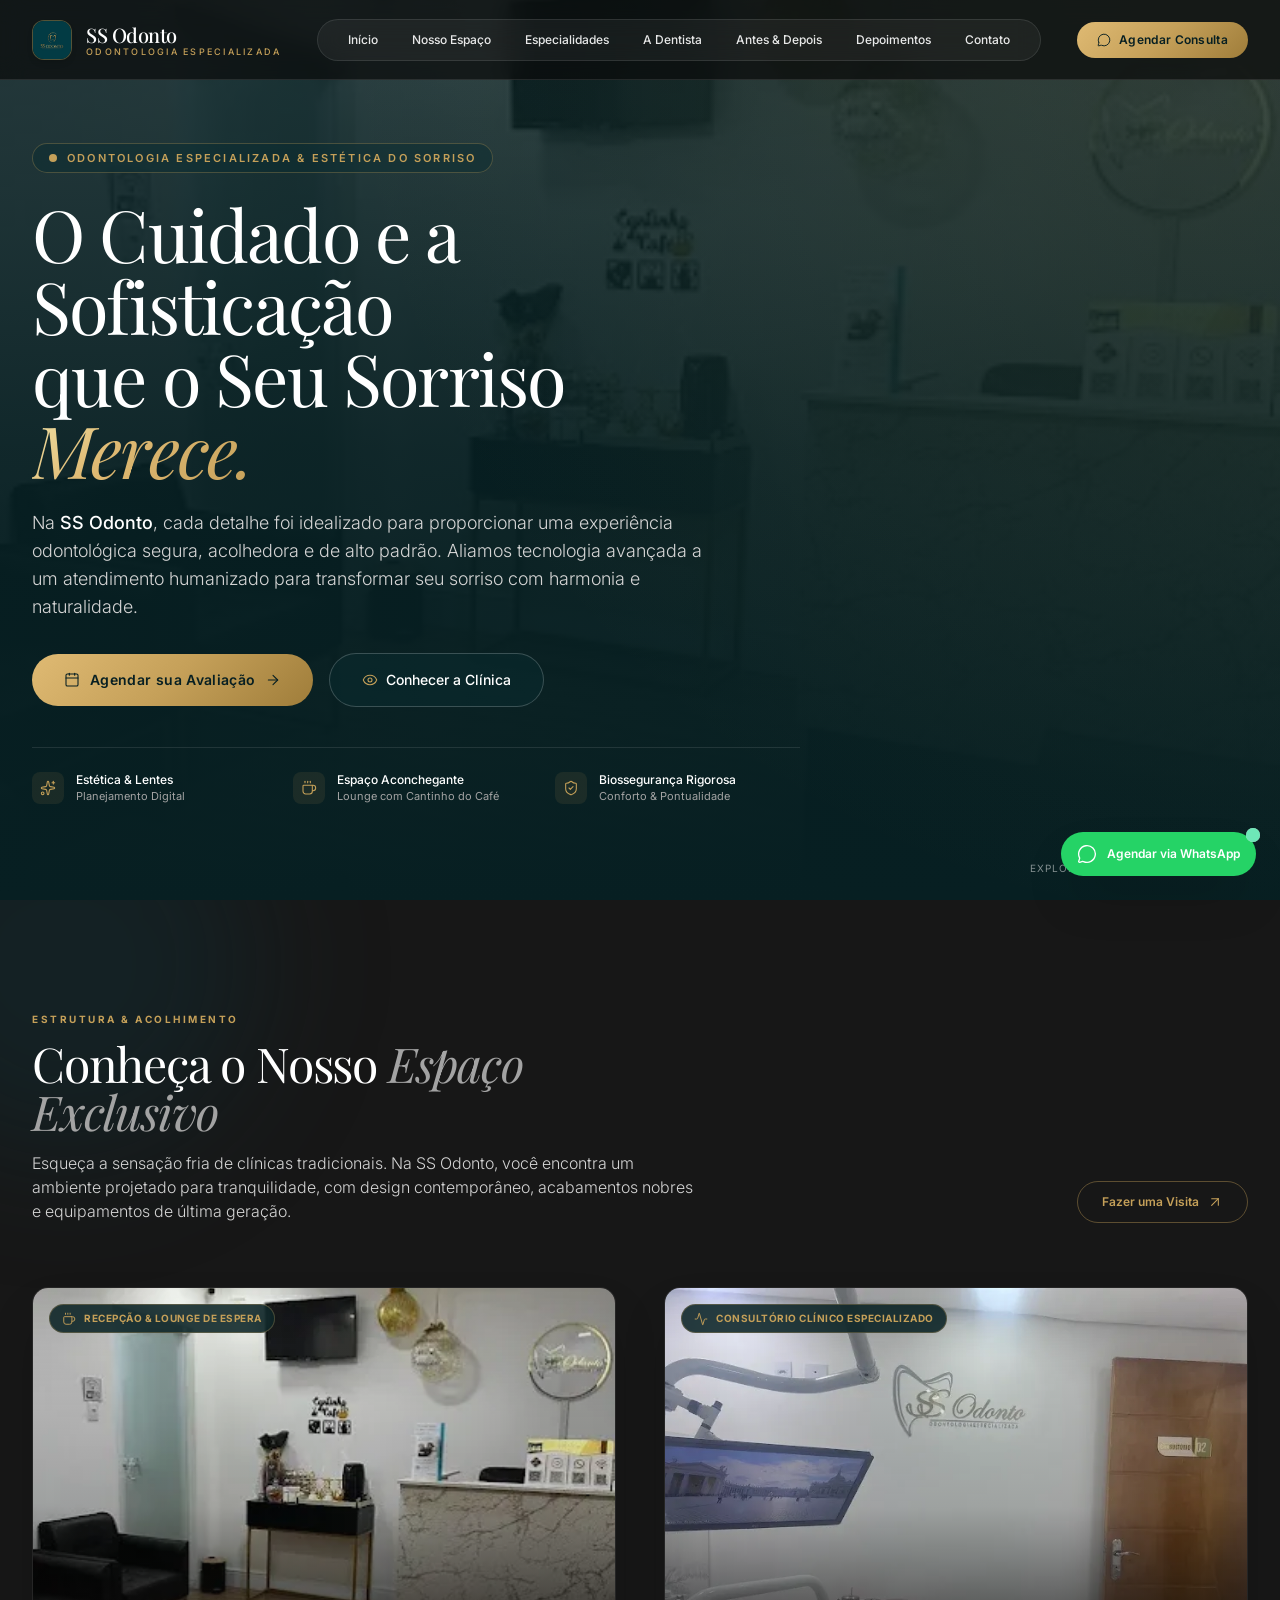
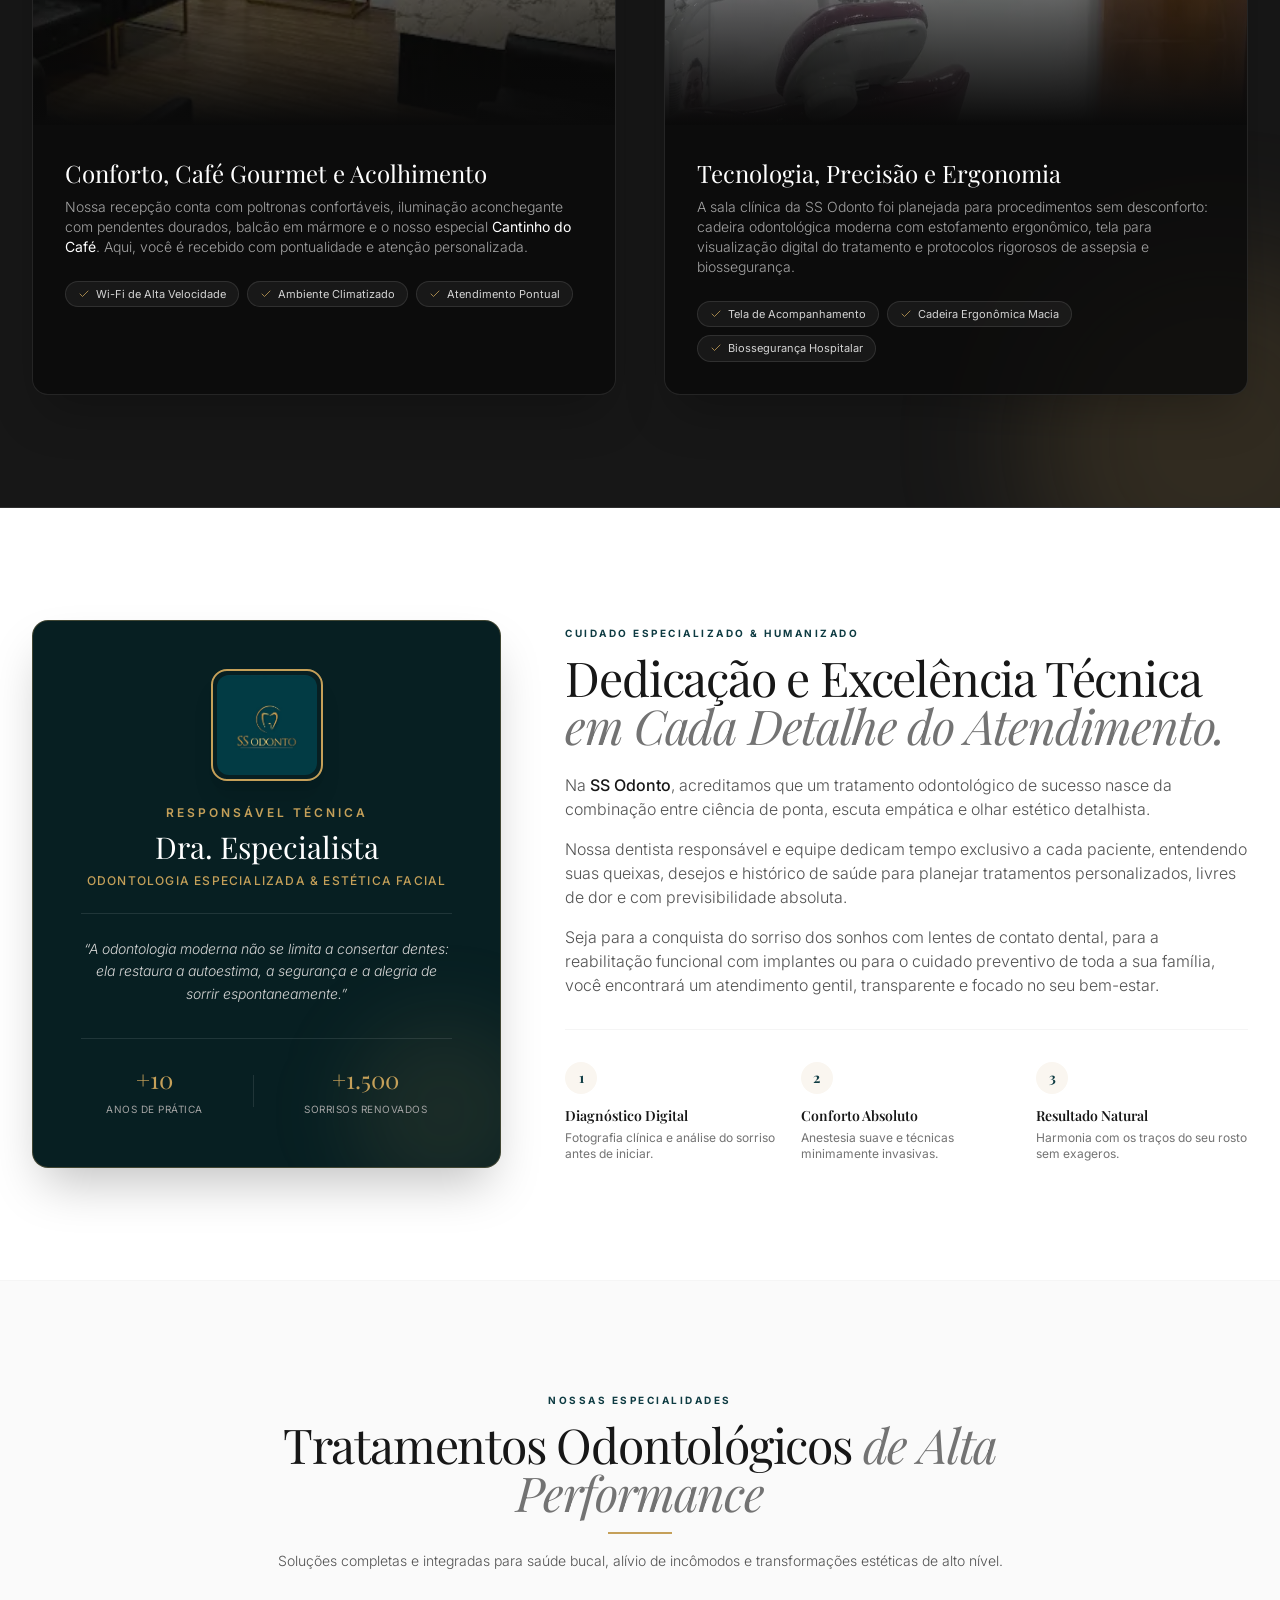
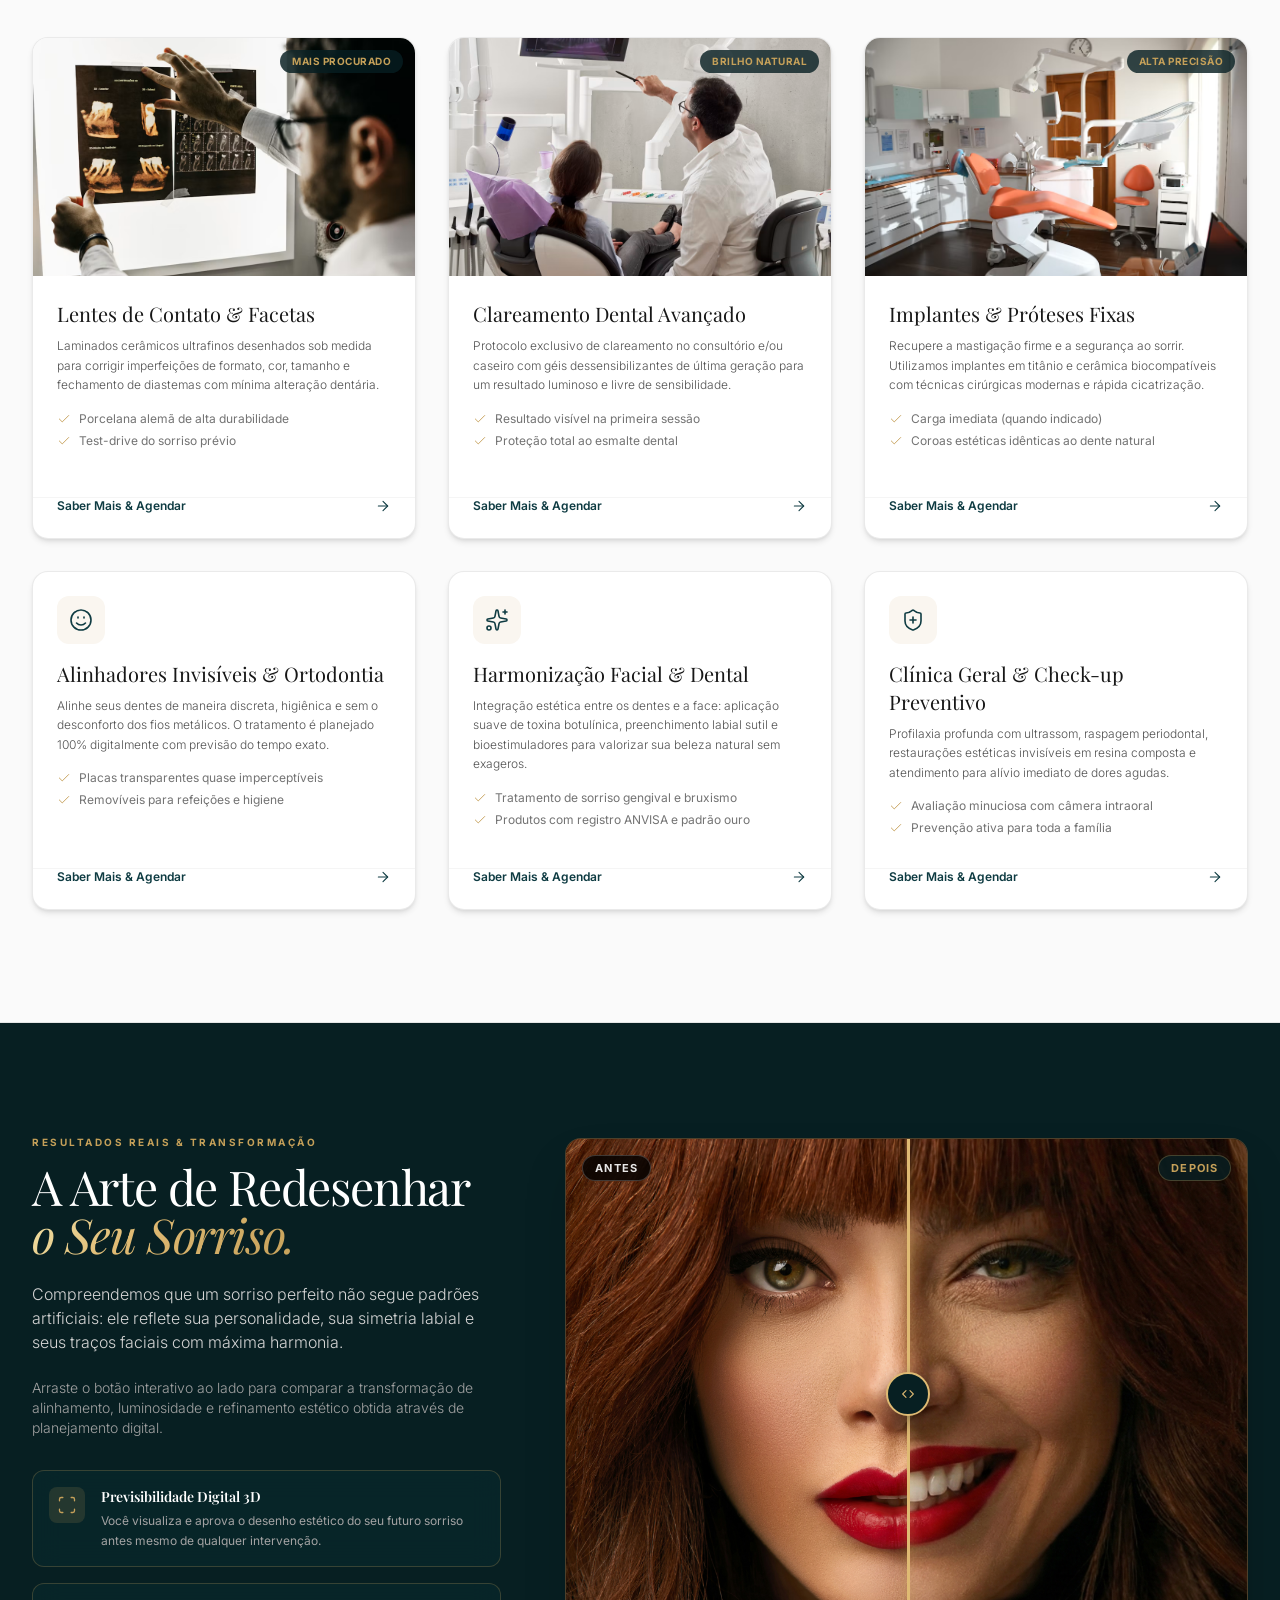
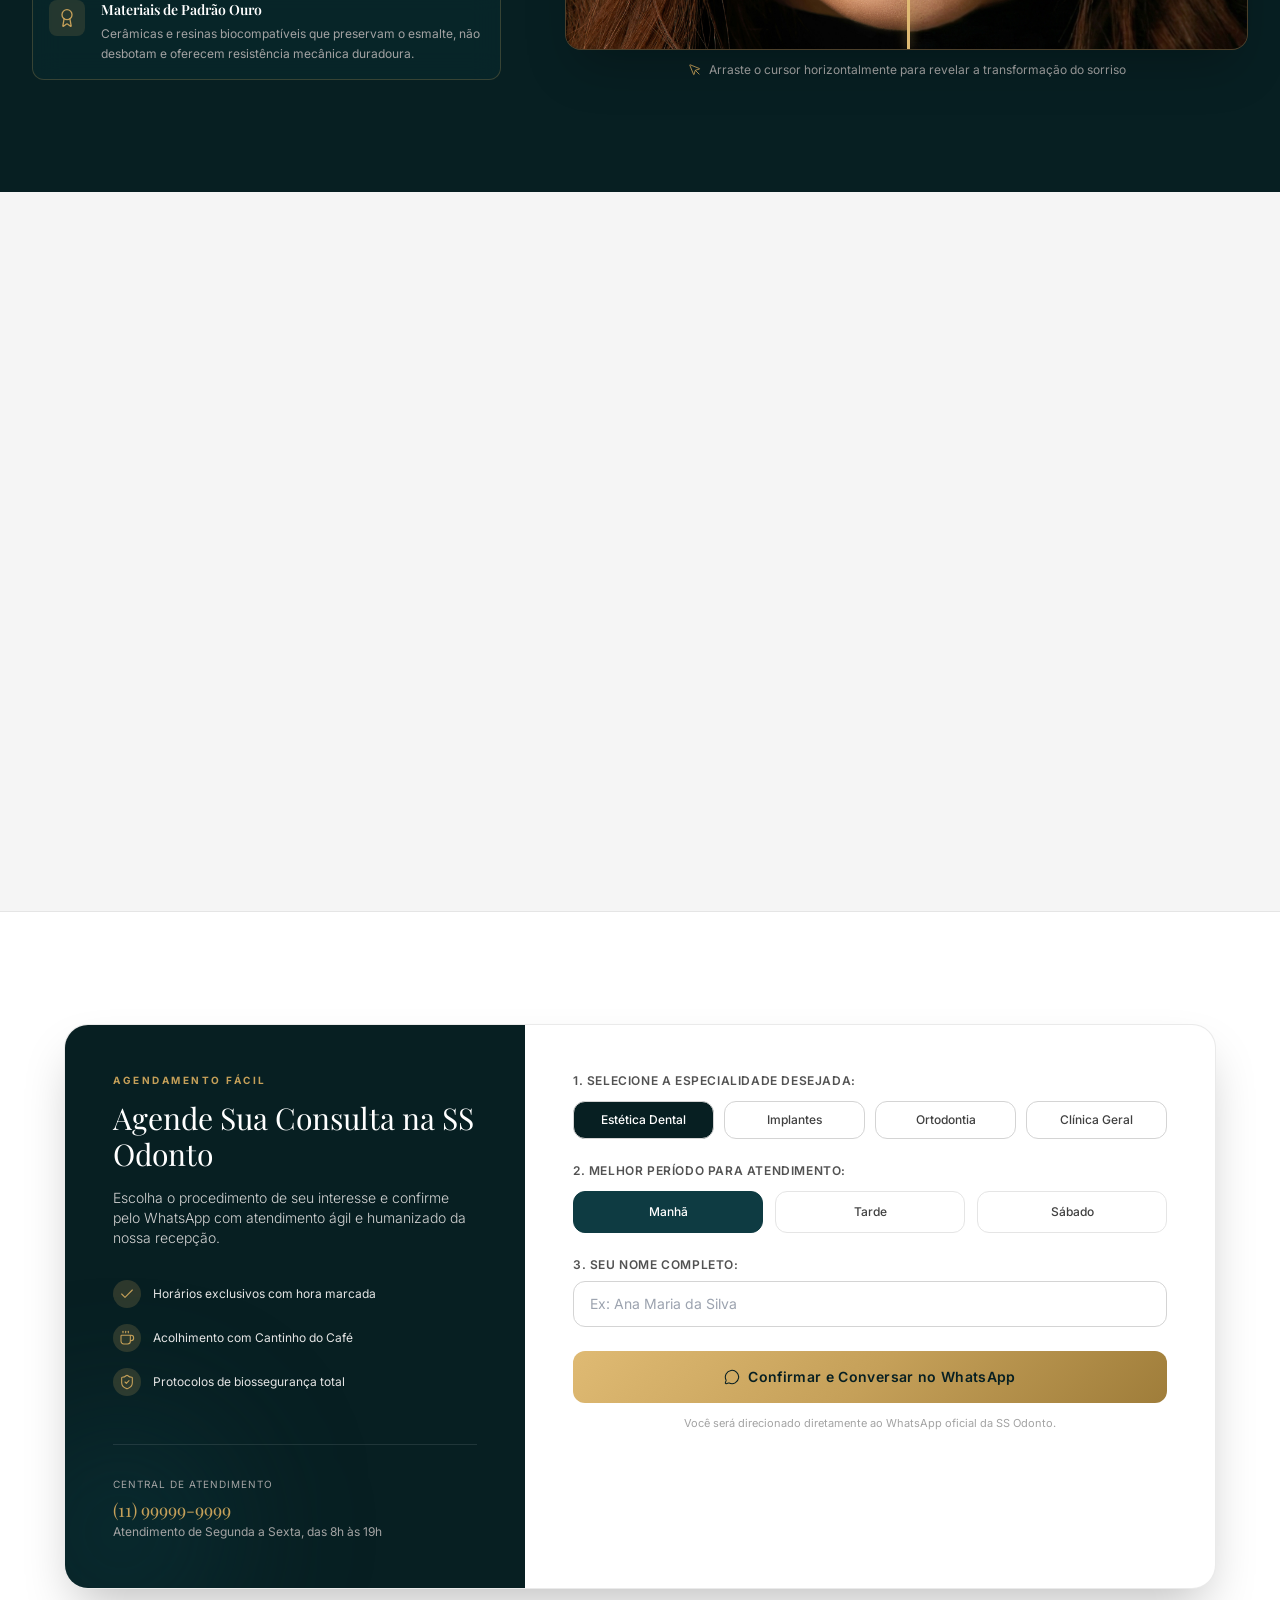
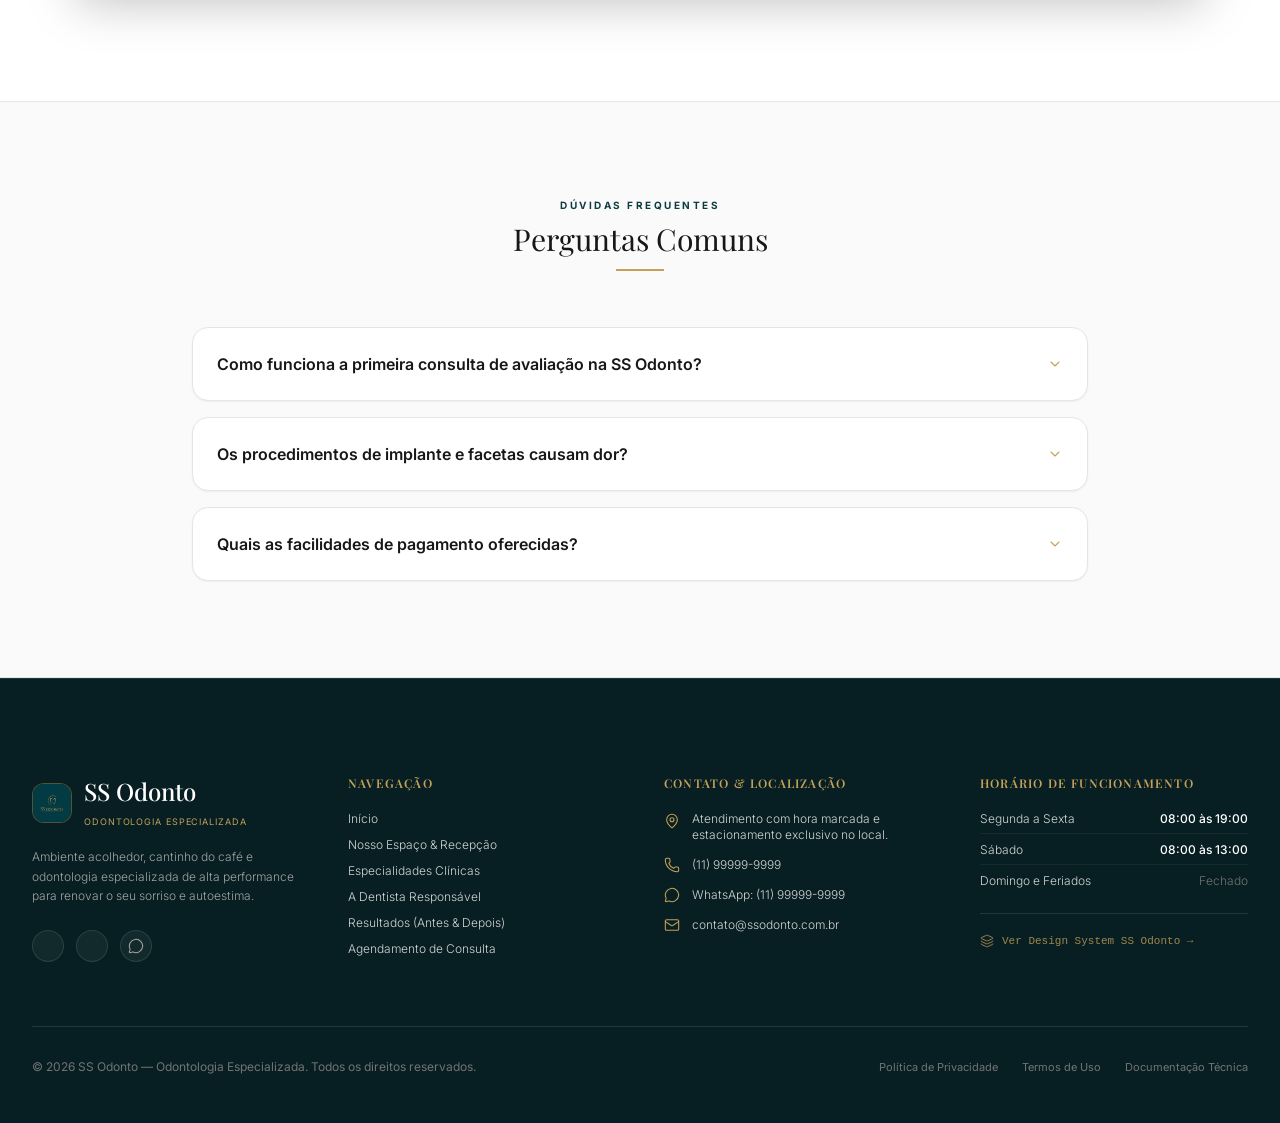
<file: index.html>
<!DOCTYPE html>
<html lang="pt-BR" class="h-full scroll-smooth">
<head>
    <meta charset="UTF-8">
    <meta name="viewport" content="width=device-width, initial-scale=1.0">
    <title>SS Odonto — Odontologia Especializada & Estética do Sorriso</title>
    <meta name="description" content="SS Odonto — Clínica odontológica especializada em estética dental, lentes de contato, implantes e harmonização. Conheça nosso espaço exclusivo e agende sua consulta.">
    
    <!-- Scripts Locais (com Fallbacks CDN) -->
    <script src="./assets/overview/assets/cdn.tailwindcss.com/3.4.17.js"></script>
    <script src="./assets/overview/assets/unpkg.com/lucide@1.61.0/dist/umd/lucide.min.js"></script>
    <script>
        if (typeof tailwind === 'undefined') {
            document.write('<script src="https://cdn.tailwindcss.com"><\/script>');
        }
        if (typeof lucide === 'undefined') {
            document.write('<script src="https://unpkg.com/lucide@latest"><\/script>');
        }
    </script>

    <script>
        // Configuração de Identidade Visual SS Odonto no Tailwind
        tailwind.config = {
            theme: {
                extend: {
                    colors: {
                        brand: {
                            dark: '#071f22',
                            petrol: '#0a2d32',
                            teal: '#0e3b42',
                            'teal-light': '#16535c',
                            gold: '#c5a059',
                            'gold-light': '#dfba73',
                            'gold-dark': '#9f7d3a',
                            champagne: '#faf6f0',
                            cream: '#f4ede2',
                        }
                    },
                    fontFamily: {
                        serif: ['Playfair Display', 'Georgia', 'serif'],
                        sans: ['Inter', 'system-ui', '-apple-system', 'sans-serif'],
                    }
                }
            }
        };
    </script>

    <style>
        @import url('https://fonts.googleapis.com/css2?family=Inter:wght@300;400;500;600;700&family=Playfair+Display:ital,wght@0,400;0,500;0,600;0,700;1,400;1,600&display=swap');

        body {
            font-family: 'Inter', sans-serif;
            margin: 0;
            padding: 0;
            background-color: #ffffff;
            color: #171717;
            overflow-x: hidden;
        }

        h1, h2, h3, h4, .font-serif {
            font-family: 'Playfair Display', Georgia, serif;
        }

        /* Custom Scrollbar */
        ::-webkit-scrollbar { width: 8px; }
        ::-webkit-scrollbar-track { background: #071f22; }
        ::-webkit-scrollbar-thumb { background: #c5a059; border-radius: 4px; }
        ::-webkit-scrollbar-thumb:hover { background: #dfba73; }

        .no-scrollbar::-webkit-scrollbar { display: none; }
        .no-scrollbar { -ms-overflow-style: none; scrollbar-width: none; }

        /* Efeitos Visuais & Glassmorphism */
        .glass-panel {
            background: rgba(10, 45, 50, 0.45);
            backdrop-filter: blur(14px);
            -webkit-backdrop-filter: blur(14px);
            border: 1px solid rgba(197, 160, 89, 0.25);
        }

        .glass-card-light {
            background: rgba(255, 255, 255, 0.95);
            backdrop-filter: blur(16px);
            border: 1px solid rgba(229, 231, 235, 0.8);
        }

        .gold-gradient-bg {
            background: linear-gradient(135deg, #dfba73 0%, #c5a059 50%, #9f7d3a 100%);
        }

        .gold-gradient-text {
            background: linear-gradient(135deg, #f3e5ab 0%, #dfba73 40%, #c5a059 100%);
            -webkit-background-clip: text;
            -webkit-text-fill-color: transparent;
        }

        .gold-border-glow {
            border: 1px solid rgba(197, 160, 89, 0.35);
            box-shadow: 0 0 25px rgba(197, 160, 89, 0.12);
        }

        /* Animações */
        @keyframes fadeInUp {
            from { opacity: 0; transform: translateY(24px); }
            to { opacity: 1; transform: translateY(0); }
        }
        @keyframes zoomSlow {
            0% { transform: scale(1); }
            100% { transform: scale(1.06); }
        }
        @keyframes pulseSoft {
            0%, 100% { opacity: 1; transform: scale(1); }
            50% { opacity: 0.8; transform: scale(0.97); }
        }

        .animate-fade-in-up {
            animation: fadeInUp 0.9s cubic-bezier(0.16, 1, 0.3, 1) forwards;
        }
        .animate-zoom-slow {
            animation: zoomSlow 24s linear infinite alternate;
        }
        .animate-pulse-soft {
            animation: pulseSoft 3s ease-in-out infinite;
        }

        .delay-100 { animation-delay: 100ms; }
        .delay-200 { animation-delay: 200ms; }
        .delay-300 { animation-delay: 300ms; }

        /* Reveal on Scroll */
        .reveal-on-scroll {
            opacity: 0;
            transform: translateY(28px);
            transition: opacity 0.85s cubic-bezier(0.16, 1, 0.3, 1), transform 0.85s cubic-bezier(0.16, 1, 0.3, 1);
        }
        .reveal-on-scroll.is-visible {
            opacity: 1;
            transform: translateY(0);
        }

        /* Comparison Slider */
        .comparison-slider {
            position: relative;
            width: 100%;
            overflow: hidden;
            touch-action: pan-y;
            user-select: none;
        }
        .comparison-item {
            position: absolute;
            top: 0;
            left: 0;
            width: 100%;
            height: 100%;
            overflow: hidden;
            pointer-events: none;
        }
        .comparison-handle {
            position: absolute;
            top: 0;
            bottom: 0;
            width: 3px;
            background: #dfba73;
            cursor: ew-resize;
            z-index: 25;
            box-shadow: 0 0 12px rgba(197, 160, 89, 0.7);
        }
        .comparison-circle {
            position: absolute;
            top: 50%;
            left: 50%;
            transform: translate(-50%, -50%);
            width: 44px;
            height: 44px;
            background: #071f22;
            border: 2px solid #dfba73;
            border-radius: 50%;
            display: flex;
            align-items: center;
            justify-content: center;
            box-shadow: 0 6px 18px rgba(0, 0, 0, 0.4);
            color: #dfba73;
            transition: transform 0.2s ease, background-color 0.2s;
        }
        .comparison-handle:hover .comparison-circle,
        .comparison-handle:active .comparison-circle {
            transform: translate(-50%, -50%) scale(1.12);
            background-color: #0e3b42;
        }
    </style>
</head>
<body class="selection:bg-brand-gold selection:text-brand-dark antialiased bg-neutral-950 text-neutral-900">

    <!-- ========================================================================= -->
    <!-- 1. BARRA DE NAVEGAÇÃO PRINCIPAL (NAVBAR)                                  -->
    <!-- ========================================================================= -->
    <nav class="fixed top-0 w-full z-50 transition-all duration-300" id="navbar">
        <div class="absolute inset-0 transition-all duration-300 bg-neutral-950/70 backdrop-blur-md border-b border-white/10" id="nav-bg"></div>
        
        <div class="relative flex h-20 max-w-7xl mx-auto px-5 sm:px-8 items-center justify-between">
            <!-- Logotipo Oficial SS Odonto -->
            <a href="#inicio" class="flex items-center gap-3.5 z-50 group">
                <div class="w-10 h-10 rounded-xl overflow-hidden border border-brand-gold/40 shadow-md group-hover:border-brand-gold transition-colors duration-300 bg-brand-dark">
                    <img src="./assets/images/ss-odonto/logo-ss-odonto.jpg" alt="Logo SS Odonto" class="w-full h-full object-cover">
                </div>
                <div class="flex flex-col">
                    <span class="font-serif text-xl tracking-tight font-medium text-white transition-colors duration-300" id="nav-brand-name">
                        SS Odonto
                    </span>
                    <span class="text-[9px] uppercase tracking-[0.25em] text-brand-gold font-medium -mt-1">
                        Odontologia Especializada
                    </span>
                </div>
            </a>

            <!-- Menu Desktop Central -->
            <div class="hidden lg:flex items-center gap-1.5 backdrop-blur-md rounded-full px-4 py-1.5 border border-white/10 bg-white/5 transition-all duration-300" id="nav-container">
                <a href="#inicio" class="nav-link px-3.5 py-1.5 text-xs font-medium text-white/90 hover:text-brand-gold rounded-full transition-colors">Início</a>
                <a href="#espaco" class="nav-link px-3.5 py-1.5 text-xs font-medium text-white/90 hover:text-brand-gold rounded-full transition-colors">Nosso Espaço</a>
                <a href="#tratamentos" class="nav-link px-3.5 py-1.5 text-xs font-medium text-white/90 hover:text-brand-gold rounded-full transition-colors">Especialidades</a>
                <a href="#sobre" class="nav-link px-3.5 py-1.5 text-xs font-medium text-white/90 hover:text-brand-gold rounded-full transition-colors">A Dentista</a>
                <a href="#resultados" class="nav-link px-3.5 py-1.5 text-xs font-medium text-white/90 hover:text-brand-gold rounded-full transition-colors">Antes &amp; Depois</a>
                <a href="#depoimentos" class="nav-link px-3.5 py-1.5 text-xs font-medium text-white/90 hover:text-brand-gold rounded-full transition-colors">Depoimentos</a>
                <a href="#contato" class="nav-link px-3.5 py-1.5 text-xs font-medium text-white/90 hover:text-brand-gold rounded-full transition-colors">Contato</a>
            </div>

            <!-- Botão de Ação Direta (CTA) WhatsApp -->
            <div class="hidden sm:flex items-center gap-3 z-50">
                <a href="https://wa.me/5511999999999?text=Ol%C3%A1%2C%20gostaria%20de%20agendar%20uma%20avalia%C3%A7%C3%A3o%20na%20SS%20Odonto!" target="_blank" rel="noopener noreferrer" class="gold-gradient-bg text-brand-dark px-5 py-2.5 rounded-full text-xs font-semibold tracking-wide hover:shadow-lg hover:shadow-brand-gold/20 transition-all transform hover:-translate-y-0.5 flex items-center gap-2">
                    <i data-lucide="message-circle" class="w-3.5 h-3.5"></i>
                    <span>Agendar Consulta</span>
                </a>
            </div>

            <!-- Botão Menu Mobile -->
            <button class="lg:hidden p-2 z-50 relative text-white hover:text-brand-gold transition-colors" id="mobile-toggle" aria-label="Abrir Menu">
                <i data-lucide="menu" class="w-6 h-6"></i>
            </button>
        </div>

        <!-- Painel Mobile Expandido -->
        <div id="mobile-menu" class="fixed inset-0 bg-brand-dark/95 backdrop-blur-xl z-40 flex flex-col pt-24 px-8 opacity-0 pointer-events-none transition-all duration-300 lg:hidden overflow-y-auto">
            <div class="flex flex-col gap-6 pb-20">
                <div class="flex items-center gap-3 pb-4 border-b border-white/10">
                    <img src="./assets/images/ss-odonto/logo-ss-odonto.jpg" alt="Logo SS Odonto" class="w-9 h-9 rounded-lg border border-brand-gold/40">
                    <div>
                        <div class="font-serif text-lg text-white font-medium">SS Odonto</div>
                        <div class="text-[9px] uppercase tracking-widest text-brand-gold">Odontologia Especializada</div>
                    </div>
                </div>

                <nav class="flex flex-col space-y-4 text-base font-serif">
                    <a href="#inicio" class="text-white hover:text-brand-gold transition-colors py-1" onclick="toggleMobileMenu()">Início</a>
                    <a href="#espaco" class="text-white hover:text-brand-gold transition-colors py-1" onclick="toggleMobileMenu()">Nosso Espaço &amp; Recepção</a>
                    <a href="#tratamentos" class="text-white hover:text-brand-gold transition-colors py-1" onclick="toggleMobileMenu()">Tratamentos &amp; Especialidades</a>
                    <a href="#sobre" class="text-white hover:text-brand-gold transition-colors py-1" onclick="toggleMobileMenu()">A Dentista &amp; Filosofia</a>
                    <a href="#resultados" class="text-white hover:text-brand-gold transition-colors py-1" onclick="toggleMobileMenu()">Antes &amp; Depois (Resultados)</a>
                    <a href="#depoimentos" class="text-white hover:text-brand-gold transition-colors py-1" onclick="toggleMobileMenu()">Depoimentos de Pacientes</a>
                    <a href="#agendamento" class="text-white hover:text-brand-gold transition-colors py-1" onclick="toggleMobileMenu()">Agendamento Online</a>
                    <a href="#contato" class="text-white hover:text-brand-gold transition-colors py-1" onclick="toggleMobileMenu()">Localização &amp; Horários</a>
                </nav>

                <div class="pt-6 border-t border-white/10 space-y-4">
                    <a href="https://wa.me/5511999999999?text=Ol%C3%A1%2C%20gostaria%20de%20agendar%20uma%20avalia%C3%A7%C3%A3o%20na%20SS%20Odonto!" target="_blank" rel="noopener noreferrer" class="gold-gradient-bg text-brand-dark px-6 py-3.5 rounded-full text-center text-sm font-semibold block shadow-lg">
                        Falar no WhatsApp Agora
                    </a>
                    <div class="text-center text-xs text-neutral-400">
                        Atendimento com hora marcada e estacionamento no local.
                    </div>
                </div>
            </div>

            <button class="absolute top-6 right-6 text-white p-2 hover:text-brand-gold" onclick="toggleMobileMenu()" aria-label="Fechar Menu">
                <i data-lucide="x" class="w-6 h-6"></i>
            </button>
        </div>
    </nav>

    <!-- ========================================================================= -->
    <!-- 2. HERO SECTION (IMPACTO & EXCLUSIVIDADE)                                 -->
    <!-- ========================================================================= -->
    <header id="inicio" class="relative w-full min-h-[100dvh] overflow-hidden bg-brand-dark flex flex-col justify-end">
        <!-- Fundo com Foto Real da Recepção da SS Odonto + Filtros de Luxo -->
        <div class="absolute inset-0 w-full h-full overflow-hidden pointer-events-none">
            <div class="absolute inset-0 w-full h-full animate-zoom-slow">
                <img src="./assets/images/ss-odonto/recepcao-clinica.webp" alt="Recepção SS Odonto" class="w-full h-full object-cover opacity-35 object-center">
            </div>
            <!-- Gradientes Profundos Petróleo & Escuro -->
            <div class="absolute inset-0 bg-gradient-to-t from-brand-dark via-brand-dark/85 to-brand-dark/50"></div>
            <div class="absolute inset-0 bg-[radial-gradient(circle_at_top_right,rgba(197,160,89,0.12),transparent_60%)]"></div>
        </div>

        <!-- Conteúdo Principal do Hero -->
        <div class="relative z-10 max-w-7xl mx-auto px-6 lg:px-8 w-full pt-32 pb-16 lg:pb-24">
            <div class="max-w-3xl">
                <!-- Selo de Exclusividade com Pulso Dourado -->
                <div class="inline-flex items-center gap-2.5 px-4 py-1.5 rounded-full glass-panel mb-6 animate-fade-in-up border-brand-gold/30">
                    <span class="w-2 h-2 rounded-full bg-brand-gold animate-pulse"></span>
                    <span class="text-[11px] uppercase tracking-[0.2em] text-brand-gold font-semibold">
                        Odontologia Especializada &amp; Estética do Sorriso
                    </span>
                </div>

                <!-- Título Principal Editorial -->
                <h1 class="text-4xl sm:text-5xl md:text-6xl lg:text-7xl font-serif text-white leading-[1.05] tracking-tight mb-6 animate-fade-in-up delay-100">
                    O Cuidado e a Sofisticação <br>
                    que o Seu Sorriso <span class="gold-gradient-text italic font-light">Merece.</span>
                </h1>

                <!-- Subtítulo e Posicionamento -->
                <p class="text-base sm:text-lg text-neutral-300 font-light mb-8 max-w-2xl leading-relaxed animate-fade-in-up delay-150">
                    Na <strong class="text-white font-medium">SS Odonto</strong>, cada detalhe foi idealizado para proporcionar uma experiência odontológica segura, acolhedora e de alto padrão. Aliamos tecnologia avançada a um atendimento humanizado para transformar seu sorriso com harmonia e naturalidade.
                </p>

                <!-- Botões de Ação Imediata -->
                <div class="flex flex-col sm:flex-row items-stretch sm:items-center gap-4 animate-fade-in-up delay-200 mb-10">
                    <a href="https://wa.me/5511999999999?text=Ol%C3%A1%2C%20gostaria%20de%20agendar%20uma%20avalia%C3%A7%C3%A3o%20na%20SS%20Odonto!" target="_blank" rel="noopener noreferrer" class="gold-gradient-bg text-brand-dark px-8 py-4 rounded-full text-xs sm:text-sm font-semibold tracking-wide hover:shadow-xl hover:shadow-brand-gold/25 transition-all text-center flex items-center justify-center gap-2.5 group">
                        <i data-lucide="calendar" class="w-4 h-4"></i>
                        <span>Agendar sua Avaliação</span>
                        <i data-lucide="arrow-right" class="w-4 h-4 group-hover:translate-x-1 transition-transform"></i>
                    </a>
                    <a href="#espaco" class="px-8 py-4 glass-panel text-white rounded-full text-xs sm:text-sm font-medium hover:bg-white/10 transition-colors flex items-center justify-center gap-2 border border-white/20">
                        <i data-lucide="eye" class="w-4 h-4 text-brand-gold"></i>
                        <span>Conhecer a Clínica</span>
                    </a>
                </div>

                <!-- Informações Rápidas e Diferenciais no Hero -->
                <div class="grid grid-cols-1 sm:grid-cols-3 gap-4 pt-6 border-t border-white/10 animate-fade-in-up delay-300 text-xs text-neutral-300">
                    <div class="flex items-center gap-3">
                        <div class="p-2 rounded-lg bg-brand-gold/10 text-brand-gold">
                            <i data-lucide="sparkles" class="w-4 h-4"></i>
                        </div>
                        <div>
                            <span class="block text-white font-medium">Estética &amp; Lentes</span>
                            <span class="text-neutral-400 text-[11px]">Planejamento Digital</span>
                        </div>
                    </div>
                    <div class="flex items-center gap-3">
                        <div class="p-2 rounded-lg bg-brand-gold/10 text-brand-gold">
                            <i data-lucide="coffee" class="w-4 h-4"></i>
                        </div>
                        <div>
                            <span class="block text-white font-medium">Espaço Aconchegante</span>
                            <span class="text-neutral-400 text-[11px]">Lounge com Cantinho do Café</span>
                        </div>
                    </div>
                    <div class="flex items-center gap-3">
                        <div class="p-2 rounded-lg bg-brand-gold/10 text-brand-gold">
                            <i data-lucide="shield-check" class="w-4 h-4"></i>
                        </div>
                        <div>
                            <span class="block text-white font-medium">Biossegurança Rigorosa</span>
                            <span class="text-neutral-400 text-[11px]">Conforto &amp; Pontualidade</span>
                        </div>
                    </div>
                </div>
            </div>
        </div>

        <!-- Indicador de Rolagem -->
        <div class="absolute bottom-6 right-8 hidden lg:flex items-center gap-3 text-white/50 text-[10px] uppercase tracking-widest">
            <span>Explore Nossa Estrutura</span>
            <div class="w-10 h-px bg-brand-gold/40"></div>
        </div>
    </header>

    <!-- ========================================================================= -->
    <!-- 3. NOSSO ESPAÇO: ESTRUTURA REAL DA CLÍNICA SS ODONTO                       -->
    <!-- ========================================================================= -->
    <section id="espaco" class="py-28 px-6 lg:px-8 bg-neutral-900 text-white relative overflow-hidden border-b border-white/10">
        <!-- Luz ambiente sutil -->
        <div class="absolute -top-32 -left-32 w-96 h-96 bg-brand-teal/30 rounded-full blur-3xl pointer-events-none"></div>
        <div class="absolute -bottom-32 -right-32 w-96 h-96 bg-brand-gold/15 rounded-full blur-3xl pointer-events-none"></div>

        <div class="max-w-7xl mx-auto relative z-10">
            <!-- Cabeçalho da Seção -->
            <div class="flex flex-col md:flex-row md:items-end justify-between mb-16 reveal-on-scroll">
                <div class="max-w-2xl">
                    <span class="text-brand-gold text-[10px] font-bold tracking-[0.25em] uppercase mb-3 block">
                        Estrutura &amp; Acolhimento
                    </span>
                    <h2 class="text-3xl sm:text-4xl lg:text-5xl font-serif tracking-tight text-white">
                        Conheça o Nosso <span class="italic text-neutral-400">Espaço Exclusivo</span>
                    </h2>
                    <p class="text-neutral-300 text-sm sm:text-base font-light mt-4 leading-relaxed">
                        Esqueça a sensação fria de clínicas tradicionais. Na SS Odonto, você encontra um ambiente projetado para tranquilidade, com design contemporâneo, acabamentos nobres e equipamentos de última geração.
                    </p>
                </div>
                <div class="mt-6 md:mt-0">
                    <a href="https://wa.me/5511999999999?text=Ol%C3%A1%2C%20gostaria%20de%20conhecer%20a%20cl%C3%ADnica%20SS%20Odonto!" target="_blank" rel="noopener noreferrer" class="inline-flex items-center gap-2 px-6 py-3 rounded-full border border-brand-gold/40 text-brand-gold text-xs font-semibold hover:bg-brand-gold hover:text-brand-dark transition-all">
                        <span>Fazer uma Visita</span>
                        <i data-lucide="arrow-up-right" class="w-4 h-4"></i>
                    </a>
                </div>
            </div>

            <!-- Grade de Destaque com as Fotos Reais da SS Odonto -->
            <div class="grid grid-cols-1 lg:grid-cols-2 gap-8 lg:gap-12 items-stretch">
                <!-- Foto 1: Recepção e Cantinho do Café -->
                <div class="group relative rounded-2xl overflow-hidden border border-white/10 bg-neutral-950/80 shadow-2xl reveal-on-scroll">
                    <div class="relative aspect-[4/3] overflow-hidden">
                        <img src="./assets/images/ss-odonto/recepcao-clinica.webp" alt="Recepção e Cantinho do Café SS Odonto" class="w-full h-full object-cover group-hover:scale-105 transition-transform duration-700">
                        <div class="absolute inset-0 bg-gradient-to-t from-neutral-950 via-neutral-950/20 to-transparent"></div>
                        <div class="absolute top-4 left-4 bg-brand-dark/85 backdrop-blur-md px-3 py-1.5 rounded-full border border-brand-gold/30 text-[10px] font-bold uppercase tracking-wider text-brand-gold flex items-center gap-2">
                            <i data-lucide="coffee" class="w-3.5 h-3.5"></i>
                            Recepção &amp; Lounge de Espera
                        </div>
                    </div>
                    <div class="p-8">
                        <h3 class="text-2xl font-serif text-white mb-2">Conforto, Café Gourmet e Acolhimento</h3>
                        <p class="text-xs sm:text-sm text-neutral-400 font-light leading-relaxed mb-6">
                            Nossa recepção conta com poltronas confortáveis, iluminação aconchegante com pendentes dourados, balcão em mármore e o nosso especial <strong class="text-white">Cantinho do Café</strong>. Aqui, você é recebido com pontualidade e atenção personalizada.
                        </p>
                        <div class="flex flex-wrap gap-2 text-[11px] text-neutral-300">
                            <span class="px-3 py-1 rounded-full bg-white/5 border border-white/10 flex items-center gap-1.5">
                                <i data-lucide="check" class="w-3 h-3 text-brand-gold"></i> Wi-Fi de Alta Velocidade
                            </span>
                            <span class="px-3 py-1 rounded-full bg-white/5 border border-white/10 flex items-center gap-1.5">
                                <i data-lucide="check" class="w-3 h-3 text-brand-gold"></i> Ambiente Climatizado
                            </span>
                            <span class="px-3 py-1 rounded-full bg-white/5 border border-white/10 flex items-center gap-1.5">
                                <i data-lucide="check" class="w-3 h-3 text-brand-gold"></i> Atendimento Pontual
                            </span>
                        </div>
                    </div>
                </div>

                <!-- Foto 2: Consultório Clínico Especializado (Consultório 02) -->
                <div class="group relative rounded-2xl overflow-hidden border border-white/10 bg-neutral-950/80 shadow-2xl reveal-on-scroll delay-100">
                    <div class="relative aspect-[4/3] overflow-hidden">
                        <img src="./assets/images/ss-odonto/consultorio-clinica.webp" alt="Consultório Odontológico SS Odonto" class="w-full h-full object-cover group-hover:scale-105 transition-transform duration-700">
                        <div class="absolute inset-0 bg-gradient-to-t from-neutral-950 via-neutral-950/20 to-transparent"></div>
                        <div class="absolute top-4 left-4 bg-brand-dark/85 backdrop-blur-md px-3 py-1.5 rounded-full border border-brand-gold/30 text-[10px] font-bold uppercase tracking-wider text-brand-gold flex items-center gap-2">
                            <i data-lucide="activity" class="w-3.5 h-3.5"></i>
                            Consultório Clínico Especializado
                        </div>
                    </div>
                    <div class="p-8">
                        <h3 class="text-2xl font-serif text-white mb-2">Tecnologia, Precisão e Ergonomia</h3>
                        <p class="text-xs sm:text-sm text-neutral-400 font-light leading-relaxed mb-6">
                            A sala clínica da SS Odonto foi planejada para procedimentos sem desconforto: cadeira odontológica moderna com estofamento ergonômico, tela para visualização digital do tratamento e protocolos rigorosos de assepsia e biossegurança.
                        </p>
                        <div class="flex flex-wrap gap-2 text-[11px] text-neutral-300">
                            <span class="px-3 py-1 rounded-full bg-white/5 border border-white/10 flex items-center gap-1.5">
                                <i data-lucide="check" class="w-3 h-3 text-brand-gold"></i> Tela de Acompanhamento
                            </span>
                            <span class="px-3 py-1 rounded-full bg-white/5 border border-white/10 flex items-center gap-1.5">
                                <i data-lucide="check" class="w-3 h-3 text-brand-gold"></i> Cadeira Ergonômica Macia
                            </span>
                            <span class="px-3 py-1 rounded-full bg-white/5 border border-white/10 flex items-center gap-1.5">
                                <i data-lucide="check" class="w-3 h-3 text-brand-gold"></i> Biossegurança Hospitalar
                            </span>
                        </div>
                    </div>
                </div>
            </div>
        </div>
    </section>

    <!-- ========================================================================= -->
    <!-- 4. A DENTISTA RESPONSÁVEL & FILOSOFIA DE TRABALHO                          -->
    <!-- ========================================================================= -->
    <section id="sobre" class="py-28 px-6 lg:px-8 bg-white border-b border-neutral-100 text-neutral-900">
        <div class="max-w-7xl mx-auto">
            <div class="grid grid-cols-1 lg:grid-cols-12 gap-12 lg:gap-16 items-center">
                
                <!-- Coluna Visual / Logotipo Emblema & Estúdio -->
                <div class="lg:col-span-5 reveal-on-scroll">
                    <div class="relative rounded-2xl overflow-hidden shadow-2xl bg-brand-dark p-8 sm:p-12 text-white border border-brand-gold/30">
                        <!-- Padrão Decorativo -->
                        <div class="absolute -right-10 -bottom-10 w-48 h-48 bg-brand-gold/10 rounded-full blur-2xl"></div>
                        
                        <div class="relative z-10 flex flex-col items-center text-center">
                            <div class="w-28 h-28 rounded-2xl overflow-hidden border-2 border-brand-gold p-1 shadow-xl bg-brand-dark mb-6">
                                <img src="./assets/images/ss-odonto/logo-ss-odonto.jpg" alt="Emblema SS Odonto" class="w-full h-full object-cover rounded-xl">
                            </div>
                            <span class="text-xs uppercase tracking-[0.25em] text-brand-gold font-semibold mb-2">Responsável Técnica</span>
                            <h3 class="text-3xl font-serif text-white mb-2">Dra. Especialista</h3>
                            <p class="text-xs text-brand-gold font-medium uppercase tracking-widest mb-6">Odontologia Especializada &amp; Estética Facial</p>
                            
                            <blockquote class="italic text-sm text-neutral-300 font-light border-t border-white/10 pt-6 leading-relaxed">
                                “A odontologia moderna não se limita a consertar dentes: ela restaura a autoestima, a segurança e a alegria de sorrir espontaneamente.”
                            </blockquote>

                            <div class="mt-8 pt-6 border-t border-white/10 w-full flex items-center justify-around text-center">
                                <div>
                                    <span class="block text-2xl font-serif text-brand-gold">+10</span>
                                    <span class="text-[10px] text-neutral-400 uppercase tracking-wider">Anos de Prática</span>
                                </div>
                                <div class="w-px h-8 bg-white/10"></div>
                                <div>
                                    <span class="block text-2xl font-serif text-brand-gold">+1.500</span>
                                    <span class="text-[10px] text-neutral-400 uppercase tracking-wider">Sorrisos Renovados</span>
                                </div>
                            </div>
                        </div>
                    </div>
                </div>

                <!-- Coluna de Texto e Apresentação -->
                <div class="lg:col-span-7 reveal-on-scroll delay-100">
                    <span class="text-brand-teal text-[10px] font-bold tracking-[0.25em] uppercase mb-3 block">
                        Cuidado Especializado &amp; Humanizado
                    </span>
                    <h2 class="text-3xl sm:text-4xl lg:text-5xl font-serif tracking-tight text-neutral-900 mb-6 leading-tight">
                        Dedicação e Excelência Técnica <br>
                        <span class="italic text-neutral-500 font-light">em Cada Detalhe do Atendimento.</span>
                    </h2>
                    
                    <div class="space-y-4 text-neutral-600 font-light text-sm sm:text-base leading-relaxed">
                        <p>
                            Na <strong class="text-neutral-900 font-medium">SS Odonto</strong>, acreditamos que um tratamento odontológico de sucesso nasce da combinação entre ciência de ponta, escuta empática e olhar estético detalhista.
                        </p>
                        <p>
                            Nossa dentista responsável e equipe dedicam tempo exclusivo a cada paciente, entendendo suas queixas, desejos e histórico de saúde para planejar tratamentos personalizados, livres de dor e com previsibilidade absoluta.
                        </p>
                        <p>
                            Seja para a conquista do sorriso dos sonhos com lentes de contato dental, para a reabilitação funcional com implantes ou para o cuidado preventivo de toda a sua família, você encontrará um atendimento gentil, transparente e focado no seu bem-estar.
                        </p>
                    </div>

                    <!-- 3 Pilares -->
                    <div class="grid grid-cols-1 sm:grid-cols-3 gap-6 mt-8 pt-8 border-t border-neutral-100">
                        <div>
                            <div class="w-8 h-8 rounded-full bg-brand-champagne text-brand-teal flex items-center justify-center font-serif font-bold text-sm mb-3">1</div>
                            <h4 class="text-sm font-semibold text-neutral-900 mb-1">Diagnóstico Digital</h4>
                            <p class="text-xs text-neutral-500">Fotografia clínica e análise do sorriso antes de iniciar.</p>
                        </div>
                        <div>
                            <div class="w-8 h-8 rounded-full bg-brand-champagne text-brand-teal flex items-center justify-center font-serif font-bold text-sm mb-3">2</div>
                            <h4 class="text-sm font-semibold text-neutral-900 mb-1">Conforto Absoluto</h4>
                            <p class="text-xs text-neutral-500">Anestesia suave e técnicas minimamente invasivas.</p>
                        </div>
                        <div>
                            <div class="w-8 h-8 rounded-full bg-brand-champagne text-brand-teal flex items-center justify-center font-serif font-bold text-sm mb-3">3</div>
                            <h4 class="text-sm font-semibold text-neutral-900 mb-1">Resultado Natural</h4>
                            <p class="text-xs text-neutral-500">Harmonia com os traços do seu rosto sem exageros.</p>
                        </div>
                    </div>
                </div>

            </div>
        </div>
    </section>

    <!-- ========================================================================= -->
    <!-- 5. ESPECIALIDADES & TRATAMENTOS (SERVIÇOS DE ALTA PERFORMANCE)             -->
    <!-- ========================================================================= -->
    <section id="tratamentos" class="py-28 px-6 lg:px-8 bg-neutral-50 border-b border-neutral-200">
        <div class="max-w-7xl mx-auto">
            <!-- Cabeçalho -->
            <div class="text-center max-w-3xl mx-auto mb-16 reveal-on-scroll">
                <span class="text-brand-teal text-[10px] font-bold tracking-[0.25em] uppercase mb-3 block">
                    Nossas Especialidades
                </span>
                <h2 class="text-3xl sm:text-4xl lg:text-5xl font-serif tracking-tight text-neutral-900">
                    Tratamentos Odontológicos <span class="italic text-neutral-500 font-light">de Alta Performance</span>
                </h2>
                <div class="w-16 h-0.5 bg-brand-gold mx-auto mt-4 mb-4"></div>
                <p class="text-neutral-600 text-sm font-light leading-relaxed">
                    Soluções completas e integradas para saúde bucal, alívio de incômodos e transformações estéticas de alto nível.
                </p>
            </div>

            <!-- Grade de 6 Especialidades Principais -->
            <div class="grid grid-cols-1 md:grid-cols-2 lg:grid-cols-3 gap-8">
                
                <!-- 1. Lentes de Contato & Facetas -->
                <div class="bg-white rounded-2xl overflow-hidden border border-neutral-200/80 shadow-md hover:shadow-xl transition-all duration-300 group flex flex-col justify-between reveal-on-scroll">
                    <div>
                        <div class="relative aspect-[16/10] overflow-hidden bg-neutral-100">
                            <img src="./assets/overview/assets/images.unsplash.com/photo-1588776814546-1ffcf47267a5__qeef58ead.avif" alt="Lentes de Contato Dental" class="w-full h-full object-cover group-hover:scale-105 transition-transform duration-700">
                            <div class="absolute top-3 right-3 bg-brand-dark/80 backdrop-blur-md px-3 py-1 rounded-full text-[10px] font-bold text-brand-gold uppercase tracking-wider">
                                Mais Procurado
                            </div>
                        </div>
                        <div class="p-6">
                            <h3 class="text-xl font-serif text-neutral-900 mb-2 group-hover:text-brand-teal transition-colors">
                                Lentes de Contato &amp; Facetas
                            </h3>
                            <p class="text-xs text-neutral-600 leading-relaxed font-light mb-4">
                                Laminados cerâmicos ultrafinos desenhados sob medida para corrigir imperfeições de formato, cor, tamanho e fechamento de diastemas com mínima alteração dentária.
                            </p>
                            <ul class="space-y-1.5 text-xs text-neutral-500 mb-4">
                                <li class="flex items-center gap-2"><i data-lucide="check" class="w-3.5 h-3.5 text-brand-gold"></i> Porcelana alemã de alta durabilidade</li>
                                <li class="flex items-center gap-2"><i data-lucide="check" class="w-3.5 h-3.5 text-brand-gold"></i> Test-drive do sorriso prévio</li>
                            </ul>
                        </div>
                    </div>
                    <div class="p-6 pt-0 border-t border-neutral-100 mt-2">
                        <a href="https://wa.me/5511999999999?text=Ol%C3%A1%2C%20gostaria%20de%20saber%20mais%20sobre%20Lentes%20de%20Contato%20Dental!" target="_blank" class="flex items-center justify-between text-xs font-semibold text-brand-teal group-hover:text-brand-gold transition-colors">
                            <span>Saber Mais &amp; Agendar</span>
                            <i data-lucide="arrow-right" class="w-4 h-4 group-hover:translate-x-1 transition-transform"></i>
                        </a>
                    </div>
                </div>

                <!-- 2. Clareamento Dental a Laser -->
                <div class="bg-white rounded-2xl overflow-hidden border border-neutral-200/80 shadow-md hover:shadow-xl transition-all duration-300 group flex flex-col justify-between reveal-on-scroll delay-100">
                    <div>
                        <div class="relative aspect-[16/10] overflow-hidden bg-neutral-100">
                            <img src="./assets/overview/assets/images.unsplash.com/photo-1606811841689-23dfddce3e95__qeef58ead.avif" alt="Clareamento Dental" class="w-full h-full object-cover group-hover:scale-105 transition-transform duration-700">
                            <div class="absolute top-3 right-3 bg-brand-dark/80 backdrop-blur-md px-3 py-1 rounded-full text-[10px] font-bold text-brand-gold uppercase tracking-wider">
                                Brilho Natural
                            </div>
                        </div>
                        <div class="p-6">
                            <h3 class="text-xl font-serif text-neutral-900 mb-2 group-hover:text-brand-teal transition-colors">
                                Clareamento Dental Avançado
                            </h3>
                            <p class="text-xs text-neutral-600 leading-relaxed font-light mb-4">
                                Protocolo exclusivo de clareamento no consultório e/ou caseiro com géis dessensibilizantes de última geração para um resultado luminoso e livre de sensibilidade.
                            </p>
                            <ul class="space-y-1.5 text-xs text-neutral-500 mb-4">
                                <li class="flex items-center gap-2"><i data-lucide="check" class="w-3.5 h-3.5 text-brand-gold"></i> Resultado visível na primeira sessão</li>
                                <li class="flex items-center gap-2"><i data-lucide="check" class="w-3.5 h-3.5 text-brand-gold"></i> Proteção total ao esmalte dental</li>
                            </ul>
                        </div>
                    </div>
                    <div class="p-6 pt-0 border-t border-neutral-100 mt-2">
                        <a href="https://wa.me/5511999999999?text=Ol%C3%A1%2C%20gostaria%20de%20saber%20mais%20sobre%20Clareamento%20Dental!" target="_blank" class="flex items-center justify-between text-xs font-semibold text-brand-teal group-hover:text-brand-gold transition-colors">
                            <span>Saber Mais &amp; Agendar</span>
                            <i data-lucide="arrow-right" class="w-4 h-4 group-hover:translate-x-1 transition-transform"></i>
                        </a>
                    </div>
                </div>

                <!-- 3. Implantes & Reabilitação Oral -->
                <div class="bg-white rounded-2xl overflow-hidden border border-neutral-200/80 shadow-md hover:shadow-xl transition-all duration-300 group flex flex-col justify-between reveal-on-scroll delay-200">
                    <div>
                        <div class="relative aspect-[16/10] overflow-hidden bg-neutral-100">
                            <img src="./assets/overview/assets/images.unsplash.com/photo-1598256989800-fe5f95da9787__qeafec042.avif" alt="Implantes Dentários" class="w-full h-full object-cover group-hover:scale-105 transition-transform duration-700">
                            <div class="absolute top-3 right-3 bg-brand-dark/80 backdrop-blur-md px-3 py-1 rounded-full text-[10px] font-bold text-brand-gold uppercase tracking-wider">
                                Alta Precisão
                            </div>
                        </div>
                        <div class="p-6">
                            <h3 class="text-xl font-serif text-neutral-900 mb-2 group-hover:text-brand-teal transition-colors">
                                Implantes &amp; Próteses Fixas
                            </h3>
                            <p class="text-xs text-neutral-600 leading-relaxed font-light mb-4">
                                Recupere a mastigação firme e a segurança ao sorrir. Utilizamos implantes em titânio e cerâmica biocompatíveis com técnicas cirúrgicas modernas e rápida cicatrização.
                            </p>
                            <ul class="space-y-1.5 text-xs text-neutral-500 mb-4">
                                <li class="flex items-center gap-2"><i data-lucide="check" class="w-3.5 h-3.5 text-brand-gold"></i> Carga imediata (quando indicado)</li>
                                <li class="flex items-center gap-2"><i data-lucide="check" class="w-3.5 h-3.5 text-brand-gold"></i> Coroas estéticas idênticas ao dente natural</li>
                            </ul>
                        </div>
                    </div>
                    <div class="p-6 pt-0 border-t border-neutral-100 mt-2">
                        <a href="https://wa.me/5511999999999?text=Ol%C3%A1%2C%20gostaria%20de%20saber%20mais%20sobre%20Implantes%20Dent%C3%A1rios!" target="_blank" class="flex items-center justify-between text-xs font-semibold text-brand-teal group-hover:text-brand-gold transition-colors">
                            <span>Saber Mais &amp; Agendar</span>
                            <i data-lucide="arrow-right" class="w-4 h-4 group-hover:translate-x-1 transition-transform"></i>
                        </a>
                    </div>
                </div>

                <!-- 4. Ortodontia & Alinhadores Invisíveis -->
                <div class="bg-white rounded-2xl overflow-hidden border border-neutral-200/80 shadow-md hover:shadow-xl transition-all duration-300 group flex flex-col justify-between reveal-on-scroll">
                    <div>
                        <div class="p-6 pb-2">
                            <div class="w-12 h-12 rounded-xl bg-brand-champagne text-brand-teal flex items-center justify-center mb-4">
                                <i data-lucide="smile" class="w-6 h-6"></i>
                            </div>
                            <h3 class="text-xl font-serif text-neutral-900 mb-2 group-hover:text-brand-teal transition-colors">
                                Alinhadores Invisíveis &amp; Ortodontia
                            </h3>
                            <p class="text-xs text-neutral-600 leading-relaxed font-light mb-4">
                                Alinhe seus dentes de maneira discreta, higiênica e sem o desconforto dos fios metálicos. O tratamento é planejado 100% digitalmente com previsão do tempo exato.
                            </p>
                            <ul class="space-y-1.5 text-xs text-neutral-500 mb-4">
                                <li class="flex items-center gap-2"><i data-lucide="check" class="w-3.5 h-3.5 text-brand-gold"></i> Placas transparentes quase imperceptíveis</li>
                                <li class="flex items-center gap-2"><i data-lucide="check" class="w-3.5 h-3.5 text-brand-gold"></i> Removíveis para refeições e higiene</li>
                            </ul>
                        </div>
                    </div>
                    <div class="p-6 pt-0 border-t border-neutral-100 mt-2">
                        <a href="https://wa.me/5511999999999?text=Ol%C3%A1%2C%20gostaria%20de%20saber%20mais%20sobre%20Alinhadores%20Invis%C3%ADveis!" target="_blank" class="flex items-center justify-between text-xs font-semibold text-brand-teal group-hover:text-brand-gold transition-colors">
                            <span>Saber Mais &amp; Agendar</span>
                            <i data-lucide="arrow-right" class="w-4 h-4 group-hover:translate-x-1 transition-transform"></i>
                        </a>
                    </div>
                </div>

                <!-- 5. Harmonização Orofacial -->
                <div class="bg-white rounded-2xl overflow-hidden border border-neutral-200/80 shadow-md hover:shadow-xl transition-all duration-300 group flex flex-col justify-between reveal-on-scroll delay-100">
                    <div>
                        <div class="p-6 pb-2">
                            <div class="w-12 h-12 rounded-xl bg-brand-champagne text-brand-teal flex items-center justify-center mb-4">
                                <i data-lucide="sparkles" class="w-6 h-6"></i>
                            </div>
                            <h3 class="text-xl font-serif text-neutral-900 mb-2 group-hover:text-brand-teal transition-colors">
                                Harmonização Facial &amp; Dental
                            </h3>
                            <p class="text-xs text-neutral-600 leading-relaxed font-light mb-4">
                                Integração estética entre os dentes e a face: aplicação suave de toxina botulínica, preenchimento labial sutil e bioestimuladores para valorizar sua beleza natural sem exageros.
                            </p>
                            <ul class="space-y-1.5 text-xs text-neutral-500 mb-4">
                                <li class="flex items-center gap-2"><i data-lucide="check" class="w-3.5 h-3.5 text-brand-gold"></i> Tratamento de sorriso gengival e bruxismo</li>
                                <li class="flex items-center gap-2"><i data-lucide="check" class="w-3.5 h-3.5 text-brand-gold"></i> Produtos com registro ANVISA e padrão ouro</li>
                            </ul>
                        </div>
                    </div>
                    <div class="p-6 pt-0 border-t border-neutral-100 mt-2">
                        <a href="https://wa.me/5511999999999?text=Ol%C3%A1%2C%20gostaria%20de%20saber%20mais%20sobre%20Harmoniza%C3%A7%C3%A3o%20Facial!" target="_blank" class="flex items-center justify-between text-xs font-semibold text-brand-teal group-hover:text-brand-gold transition-colors">
                            <span>Saber Mais &amp; Agendar</span>
                            <i data-lucide="arrow-right" class="w-4 h-4 group-hover:translate-x-1 transition-transform"></i>
                        </a>
                    </div>
                </div>

                <!-- 6. Clínica Geral & Prevenção -->
                <div class="bg-white rounded-2xl overflow-hidden border border-neutral-200/80 shadow-md hover:shadow-xl transition-all duration-300 group flex flex-col justify-between reveal-on-scroll delay-200">
                    <div>
                        <div class="p-6 pb-2">
                            <div class="w-12 h-12 rounded-xl bg-brand-champagne text-brand-teal flex items-center justify-center mb-4">
                                <i data-lucide="shield-plus" class="w-6 h-6"></i>
                            </div>
                            <h3 class="text-xl font-serif text-neutral-900 mb-2 group-hover:text-brand-teal transition-colors">
                                Clínica Geral &amp; Check-up Preventivo
                            </h3>
                            <p class="text-xs text-neutral-600 leading-relaxed font-light mb-4">
                                Profilaxia profunda com ultrassom, raspagem periodontal, restaurações estéticas invisíveis em resina composta e atendimento para alívio imediato de dores agudas.
                            </p>
                            <ul class="space-y-1.5 text-xs text-neutral-500 mb-4">
                                <li class="flex items-center gap-2"><i data-lucide="check" class="w-3.5 h-3.5 text-brand-gold"></i> Avaliação minuciosa com câmera intraoral</li>
                                <li class="flex items-center gap-2"><i data-lucide="check" class="w-3.5 h-3.5 text-brand-gold"></i> Prevenção ativa para toda a família</li>
                            </ul>
                        </div>
                    </div>
                    <div class="p-6 pt-0 border-t border-neutral-100 mt-2">
                        <a href="https://wa.me/5511999999999?text=Ol%C3%A1%2C%20gostaria%20de%20agendar%20uma%20Limpeza%20ou%20Avalia%C3%A7%C3%A3o%20Geral!" target="_blank" class="flex items-center justify-between text-xs font-semibold text-brand-teal group-hover:text-brand-gold transition-colors">
                            <span>Saber Mais &amp; Agendar</span>
                            <i data-lucide="arrow-right" class="w-4 h-4 group-hover:translate-x-1 transition-transform"></i>
                        </a>
                    </div>
                </div>

            </div>
        </div>
    </section>

    <!-- ========================================================================= -->
    <!-- 6. TRANSFORMAÇÃO DO SORRISO & SLIDER ANTES / DEPOIS                       -->
    <!-- ========================================================================= -->
    <section id="resultados" class="py-28 px-6 lg:px-8 bg-brand-dark text-white relative overflow-hidden">
        <div class="max-w-7xl mx-auto">
            <div class="grid grid-cols-1 lg:grid-cols-12 gap-12 lg:gap-16 items-center">
                
                <!-- Coluna de Texto Explicativo -->
                <div class="lg:col-span-5 reveal-on-scroll">
                    <span class="text-brand-gold text-[10px] font-bold tracking-[0.25em] uppercase mb-3 block">
                        Resultados Reais &amp; Transformação
                    </span>
                    <h2 class="text-3xl sm:text-4xl lg:text-5xl font-serif tracking-tight text-white mb-6 leading-tight">
                        A Arte de Redesenhar <br>
                        <span class="gold-gradient-text italic font-light">o Seu Sorriso.</span>
                    </h2>
                    <p class="text-neutral-300 font-light text-sm sm:text-base leading-relaxed mb-6">
                        Compreendemos que um sorriso perfeito não segue padrões artificiais: ele reflete sua personalidade, sua simetria labial e seus traços faciais com máxima harmonia.
                    </p>
                    <p class="text-neutral-400 font-light text-xs sm:text-sm leading-relaxed mb-8">
                        Arraste o botão interativo ao lado para comparar a transformação de alinhamento, luminosidade e refinamento estético obtida através de planejamento digital.
                    </p>

                    <!-- Benefícios Técnicos -->
                    <div class="space-y-4">
                        <div class="flex items-start gap-4 p-4 rounded-xl glass-panel">
                            <div class="p-2 rounded-lg bg-brand-gold/15 text-brand-gold shrink-0">
                                <i data-lucide="scan" class="w-5 h-5"></i>
                            </div>
                            <div>
                                <h4 class="text-sm font-semibold text-white mb-1">Previsibilidade Digital 3D</h4>
                                <p class="text-xs text-neutral-400 leading-relaxed">Você visualiza e aprova o desenho estético do seu futuro sorriso antes mesmo de qualquer intervenção.</p>
                            </div>
                        </div>

                        <div class="flex items-start gap-4 p-4 rounded-xl glass-panel">
                            <div class="p-2 rounded-lg bg-brand-gold/15 text-brand-gold shrink-0">
                                <i data-lucide="award" class="w-5 h-5"></i>
                            </div>
                            <div>
                                <h4 class="text-sm font-semibold text-white mb-1">Materiais de Padrão Ouro</h4>
                                <p class="text-xs text-neutral-400 leading-relaxed">Cerâmicas e resinas biocompatíveis que preservam o esmalte, não desbotam e oferecem resistência mecânica duradoura.</p>
                            </div>
                        </div>
                    </div>
                </div>

                <!-- Coluna do Slider Interativo Antes / Depois -->
                <div class="lg:col-span-7 reveal-on-scroll delay-100">
                    <div class="relative w-full aspect-[4/3] rounded-2xl overflow-hidden border border-brand-gold/30 shadow-2xl comparison-slider bg-neutral-900" id="comparisonSlider">
                        <!-- Imagem DEPOIS (Base) -->
                        <img src="./assets/overview/assets/i.ibb.co/pr9SrnpV/Untitled-Live-Doc.png" class="absolute inset-0 w-full h-full object-cover" alt="Sorriso Transformado - Depois">
                        <div class="absolute top-4 right-4 bg-brand-dark/80 backdrop-blur-md px-3 py-1 text-[11px] font-bold tracking-widest rounded-full text-brand-gold border border-brand-gold/30">
                            DEPOIS
                        </div>

                        <!-- Imagem ANTES (Sobreposição com Largura Variável) -->
                        <div class="comparison-item" id="comparisonOverlay" style="width: 50%;">
                            <img src="./assets/overview/assets/i.ibb.co/rKp2mnPt/Before.jpg" class="absolute top-0 left-0 h-full max-w-none w-full object-cover" id="comparisonImageBefore" alt="Sorriso Inicial - Antes">
                            <div class="absolute top-4 left-4 bg-black/80 backdrop-blur-md px-3 py-1 text-[11px] font-bold tracking-widest rounded-full text-white/90 border border-white/20">
                                ANTES
                            </div>
                        </div>

                        <!-- Barra de Controle com Botão Central -->
                        <div class="comparison-handle" id="comparisonHandle" style="left: 50%;">
                            <div class="comparison-circle">
                                <i data-lucide="chevrons-left-right" class="w-4 h-4"></i>
                            </div>
                        </div>
                    </div>
                    <p class="text-center text-neutral-400 text-xs mt-3">
                        <i data-lucide="mouse-pointer" class="w-3.5 h-3.5 inline mr-1 text-brand-gold"></i>
                        Arraste o cursor horizontalmente para revelar a transformação do sorriso
                    </p>
                </div>

            </div>
        </div>
    </section>

    <!-- ========================================================================= -->
    <!-- 7. DEPOIMENTOS DE PACIENTES                                              -->
    <!-- ========================================================================= -->
    <section id="depoimentos" class="py-28 px-6 lg:px-8 bg-neutral-100 border-b border-neutral-200 text-neutral-900">
        <div class="max-w-7xl mx-auto">
            <div class="text-center max-w-2xl mx-auto mb-16 reveal-on-scroll">
                <span class="text-brand-teal text-[10px] font-bold tracking-[0.25em] uppercase mb-3 block">
                    Experiências Reais
                </span>
                <h2 class="text-3xl sm:text-4xl lg:text-5xl font-serif tracking-tight text-neutral-900">
                    O Que Nossos Pacientes Dizem
                </h2>
                <div class="w-16 h-0.5 bg-brand-gold mx-auto mt-4 mb-4"></div>
                <p class="text-neutral-600 text-sm font-light leading-relaxed">
                    A satisfação e a alegria de sorrir com confiança são o nosso maior motivo de orgulho.
                </p>
            </div>

            <div class="grid grid-cols-1 md:grid-cols-3 gap-8">
                <!-- Depoimento 1 -->
                <div class="bg-white p-8 rounded-2xl border border-neutral-200 shadow-md flex flex-col justify-between reveal-on-scroll">
                    <div>
                        <div class="flex text-brand-gold mb-4">
                            <i data-lucide="star" class="w-4 h-4 fill-current"></i>
                            <i data-lucide="star" class="w-4 h-4 fill-current"></i>
                            <i data-lucide="star" class="w-4 h-4 fill-current"></i>
                            <i data-lucide="star" class="w-4 h-4 fill-current"></i>
                            <i data-lucide="star" class="w-4 h-4 fill-current"></i>
                        </div>
                        <p class="italic text-xs sm:text-sm text-neutral-600 font-light leading-relaxed mb-6">
                            “O consultório da SS Odonto é um espetáculo! O cantinho do café é super charmoso e relaxante, e a Dra. tem uma mão incrivelmente leve. Minhas lentes de contato ficaram tão naturais que ninguém percebe que não são meus dentes originais!”
                        </p>
                    </div>
                    <div class="pt-4 border-t border-neutral-100 flex items-center gap-3">
                        <div class="w-10 h-10 rounded-full bg-brand-champagne text-brand-teal font-serif font-bold flex items-center justify-center text-sm">
                            MR
                        </div>
                        <div>
                            <span class="block text-xs font-semibold text-neutral-900">Mariana Ribeiro</span>
                            <span class="text-[11px] text-neutral-400">Tratamento de Lentes de Contato</span>
                        </div>
                    </div>
                </div>

                <!-- Depoimento 2 -->
                <div class="bg-white p-8 rounded-2xl border border-neutral-200 shadow-md flex flex-col justify-between reveal-on-scroll delay-100">
                    <div>
                        <div class="flex text-brand-gold mb-4">
                            <i data-lucide="star" class="w-4 h-4 fill-current"></i>
                            <i data-lucide="star" class="w-4 h-4 fill-current"></i>
                            <i data-lucide="star" class="w-4 h-4 fill-current"></i>
                            <i data-lucide="star" class="w-4 h-4 fill-current"></i>
                            <i data-lucide="star" class="w-4 h-4 fill-current"></i>
                        </div>
                        <p class="italic text-xs sm:text-sm text-neutral-600 font-light leading-relaxed mb-6">
                            “Eu tinha pavor de dentista por traumas antigos. Na SS Odonto, me senti completamente acolhido desde a recepção. Fiz o implante e clareamento sem sentir absolutamente nada de dor durante ou após o procedimento. Pontualidade britânica!”
                        </p>
                    </div>
                    <div class="pt-4 border-t border-neutral-100 flex items-center gap-3">
                        <div class="w-10 h-10 rounded-full bg-brand-champagne text-brand-teal font-serif font-bold flex items-center justify-center text-sm">
                            CE
                        </div>
                        <div>
                            <span class="block text-xs font-semibold text-neutral-900">Carlos Eduardo F.</span>
                            <span class="text-[11px] text-neutral-400">Implante &amp; Reabilitação Oral</span>
                        </div>
                    </div>
                </div>

                <!-- Depoimento 3 -->
                <div class="bg-white p-8 rounded-2xl border border-neutral-200 shadow-md flex flex-col justify-between reveal-on-scroll delay-200">
                    <div>
                        <div class="flex text-brand-gold mb-4">
                            <i data-lucide="star" class="w-4 h-4 fill-current"></i>
                            <i data-lucide="star" class="w-4 h-4 fill-current"></i>
                            <i data-lucide="star" class="w-4 h-4 fill-current"></i>
                            <i data-lucide="star" class="w-4 h-4 fill-current"></i>
                            <i data-lucide="star" class="w-4 h-4 fill-current"></i>
                        </div>
                        <p class="italic text-xs sm:text-sm text-neutral-600 font-light leading-relaxed mb-6">
                            “A clínica é impecável, os aparelhos são todos novos e a televisão no teto ajuda demais a relaxar enquanto ela cuida dos dentes. É com certeza o melhor atendimento odontológico da região!”
                        </p>
                    </div>
                    <div class="pt-4 border-t border-neutral-100 flex items-center gap-3">
                        <div class="w-10 h-10 rounded-full bg-brand-champagne text-brand-teal font-serif font-bold flex items-center justify-center text-sm">
                            BF
                        </div>
                        <div>
                            <span class="block text-xs font-semibold text-neutral-900">Beatriz Faria</span>
                            <span class="text-[11px] text-neutral-400">Ortodontia &amp; Prevenção</span>
                        </div>
                    </div>
                </div>
            </div>
        </div>
    </section>

    <!-- ========================================================================= -->
    <!-- 8. SISTEMA DE AGENDAMENTO INTELIGENTE & CONTATO WHATSAPP                   -->
    <!-- ========================================================================= -->
    <section id="agendamento" class="py-28 px-6 lg:px-8 bg-white border-b border-neutral-200">
        <div class="max-w-6xl mx-auto bg-white rounded-3xl shadow-2xl overflow-hidden border border-neutral-200/80 flex flex-col lg:flex-row">
            
            <!-- Painel Esquerdo Informativo -->
            <div class="lg:w-2/5 bg-brand-dark p-10 sm:p-12 text-white flex flex-col justify-between relative overflow-hidden">
                <div class="absolute -bottom-16 -left-16 w-60 h-60 bg-brand-teal/40 rounded-full blur-3xl"></div>
                <div class="relative z-10">
                    <span class="text-brand-gold text-[10px] font-bold uppercase tracking-[0.25em] mb-3 block">Agendamento Fácil</span>
                    <h3 class="text-3xl font-serif mb-4">Agende Sua Consulta na SS Odonto</h3>
                    <p class="text-xs sm:text-sm text-neutral-300 font-light leading-relaxed mb-8">
                        Escolha o procedimento de seu interesse e confirme pelo WhatsApp com atendimento ágil e humanizado da nossa recepção.
                    </p>

                    <div class="space-y-4 text-xs text-neutral-200">
                        <div class="flex items-center gap-3">
                            <div class="w-7 h-7 rounded-full bg-brand-gold/20 text-brand-gold flex items-center justify-center shrink-0">
                                <i data-lucide="check" class="w-4 h-4"></i>
                            </div>
                            <span>Horários exclusivos com hora marcada</span>
                        </div>
                        <div class="flex items-center gap-3">
                            <div class="w-7 h-7 rounded-full bg-brand-gold/20 text-brand-gold flex items-center justify-center shrink-0">
                                <i data-lucide="coffee" class="w-4 h-4"></i>
                            </div>
                            <span>Acolhimento com Cantinho do Café</span>
                        </div>
                        <div class="flex items-center gap-3">
                            <div class="w-7 h-7 rounded-full bg-brand-gold/20 text-brand-gold flex items-center justify-center shrink-0">
                                <i data-lucide="shield-check" class="w-4 h-4"></i>
                            </div>
                            <span>Protocolos de biossegurança total</span>
                        </div>
                    </div>
                </div>

                <div class="relative z-10 mt-12 pt-8 border-t border-white/10">
                    <p class="text-[10px] uppercase tracking-widest text-neutral-400 mb-1">Central de Atendimento</p>
                    <p class="text-lg font-serif text-brand-gold">(11) 99999-9999</p>
                    <p class="text-xs text-neutral-400">Atendimento de Segunda a Sexta, das 8h às 19h</p>
                </div>
            </div>

            <!-- Painel Direito: Formulário Interativo -->
            <div class="lg:w-3/5 p-8 sm:p-12">
                <form id="booking-form" onsubmit="handleBookingSubmit(event)">
                    <!-- Etapa 1: Categoria de Tratamento -->
                    <div class="mb-6">
                        <label class="block text-xs font-semibold uppercase tracking-wider text-neutral-600 mb-3">
                            1. Selecione a Especialidade Desejada:
                        </label>
                        <div class="grid grid-cols-2 sm:grid-cols-4 gap-2.5">
                            <button type="button" class="category-btn py-2.5 px-3 text-xs font-medium rounded-xl border border-neutral-300 text-neutral-700 hover:border-brand-teal focus:outline-none transition-colors active-cat bg-brand-dark text-white border-brand-dark" data-category="Estética Dental">
                                Estética Dental
                            </button>
                            <button type="button" class="category-btn py-2.5 px-3 text-xs font-medium rounded-xl border border-neutral-300 text-neutral-700 hover:border-brand-teal focus:outline-none transition-colors" data-category="Implantes">
                                Implantes
                            </button>
                            <button type="button" class="category-btn py-2.5 px-3 text-xs font-medium rounded-xl border border-neutral-300 text-neutral-700 hover:border-brand-teal focus:outline-none transition-colors" data-category="Ortodontia">
                                Ortodontia
                            </button>
                            <button type="button" class="category-btn py-2.5 px-3 text-xs font-medium rounded-xl border border-neutral-300 text-neutral-700 hover:border-brand-teal focus:outline-none transition-colors" data-category="Clínica Geral">
                                Clínica Geral
                            </button>
                        </div>
                    </div>

                    <!-- Etapa 2: Preferência de Turno -->
                    <div class="mb-6">
                        <label class="block text-xs font-semibold uppercase tracking-wider text-neutral-600 mb-3">
                            2. Melhor Período para Atendimento:
                        </label>
                        <div class="grid grid-cols-3 gap-3">
                            <label class="cursor-pointer">
                                <input type="radio" name="shift" value="Manhã (08h às 12h)" class="peer sr-only" checked>
                                <div class="p-3 text-center rounded-xl border border-neutral-200 text-xs font-medium text-neutral-700 peer-checked:bg-brand-teal peer-checked:text-white peer-checked:border-brand-teal transition-all">
                                    Manhã
                                </div>
                            </label>
                            <label class="cursor-pointer">
                                <input type="radio" name="shift" value="Tarde (13h às 18h)" class="peer sr-only">
                                <div class="p-3 text-center rounded-xl border border-neutral-200 text-xs font-medium text-neutral-700 peer-checked:bg-brand-teal peer-checked:text-white peer-checked:border-brand-teal transition-all">
                                    Tarde
                                </div>
                            </label>
                            <label class="cursor-pointer">
                                <input type="radio" name="shift" value="Sábado (08h às 13h)" class="peer sr-only">
                                <div class="p-3 text-center rounded-xl border border-neutral-200 text-xs font-medium text-neutral-700 peer-checked:bg-brand-teal peer-checked:text-white peer-checked:border-brand-teal transition-all">
                                    Sábado
                                </div>
                            </label>
                        </div>
                    </div>

                    <!-- Etapa 3: Nome do Paciente -->
                    <div class="mb-6">
                        <label for="patient-name" class="block text-xs font-semibold uppercase tracking-wider text-neutral-600 mb-2">
                            3. Seu Nome Completo:
                        </label>
                        <input type="text" id="patient-name" placeholder="Ex: Ana Maria da Silva" required class="w-full px-4 py-3 text-sm rounded-xl border border-neutral-300 focus:outline-none focus:border-brand-gold focus:ring-1 focus:ring-brand-gold transition-all">
                    </div>

                    <!-- Botão de Envio via WhatsApp -->
                    <button type="submit" class="w-full gold-gradient-bg text-brand-dark py-4 rounded-xl text-sm font-semibold tracking-wide hover:shadow-xl hover:shadow-brand-gold/30 transition-all flex items-center justify-center gap-2">
                        <i data-lucide="message-circle" class="w-4 h-4"></i>
                        <span>Confirmar e Conversar no WhatsApp</span>
                    </button>
                    <p class="text-center text-[11px] text-neutral-400 mt-3">
                        Você será direcionado diretamente ao WhatsApp oficial da SS Odonto.
                    </p>
                </form>
            </div>
        </div>
    </section>

    <!-- ========================================================================= -->
    <!-- 9. PERGUNTAS FREQUENTES (FAQ)                                             -->
    <!-- ========================================================================= -->
    <section class="py-24 px-6 lg:px-8 bg-neutral-50 border-b border-neutral-200">
        <div class="max-w-4xl mx-auto">
            <div class="text-center mb-14 reveal-on-scroll">
                <span class="text-brand-teal text-[10px] font-bold tracking-[0.25em] uppercase mb-2 block">Dúvidas Frequentes</span>
                <h2 class="text-3xl font-serif text-neutral-900">Perguntas Comuns</h2>
                <div class="w-12 h-0.5 bg-brand-gold mx-auto mt-3"></div>
            </div>

            <div class="space-y-4">
                <details class="group bg-white p-6 rounded-2xl border border-neutral-200 shadow-sm transition-all">
                    <summary class="flex justify-between items-center cursor-pointer list-none font-semibold text-sm sm:text-base text-neutral-900">
                        <span>Como funciona a primeira consulta de avaliação na SS Odonto?</span>
                        <i data-lucide="chevron-down" class="w-4 h-4 text-brand-gold group-open:rotate-180 transition-transform"></i>
                    </summary>
                    <p class="mt-4 text-xs sm:text-sm text-neutral-600 font-light leading-relaxed">
                        Em sua primeira visita, realizamos um exame clínico aprofundado, fotografias de diagnóstico e conversamos sobre suas expectativas. Você receberá um plano de tratamento detalhado, transparente e sem surpresas.
                    </p>
                </details>

                <details class="group bg-white p-6 rounded-2xl border border-neutral-200 shadow-sm transition-all">
                    <summary class="flex justify-between items-center cursor-pointer list-none font-semibold text-sm sm:text-base text-neutral-900">
                        <span>Os procedimentos de implante e facetas causam dor?</span>
                        <i data-lucide="chevron-down" class="w-4 h-4 text-brand-gold group-open:rotate-180 transition-transform"></i>
                    </summary>
                    <p class="mt-4 text-xs sm:text-sm text-neutral-600 font-light leading-relaxed">
                        Não. Na SS Odonto empregamos técnicas anestésicas modernas, instrumentais delicados e protocolos pré e pós-operatórios para que você passe por todo o procedimento com total relaxamento e tranquilidade.
                    </p>
                </details>

                <details class="group bg-white p-6 rounded-2xl border border-neutral-200 shadow-sm transition-all">
                    <summary class="flex justify-between items-center cursor-pointer list-none font-semibold text-sm sm:text-base text-neutral-900">
                        <span>Quais as facilidades de pagamento oferecidas?</span>
                        <i data-lucide="chevron-down" class="w-4 h-4 text-brand-gold group-open:rotate-180 transition-transform"></i>
                    </summary>
                    <p class="mt-4 text-xs sm:text-sm text-neutral-600 font-light leading-relaxed">
                        Oferecemos condições facilitadas com parcelamento em cartão de crédito, Pix e opções sob medida para o planejamento completo do seu tratamento.
                    </p>
                </details>
            </div>
        </div>
    </section>

    <!-- ========================================================================= -->
    <!-- 10. LOCALIZAÇÃO, CONTATO & RODAPÉ COMPLETO                                -->
    <!-- ========================================================================= -->
    <footer id="contato" class="bg-brand-dark text-white pt-24 pb-12 border-t border-white/10 relative overflow-hidden">
        <div class="max-w-7xl mx-auto px-6 lg:px-8">
            <div class="grid grid-cols-1 md:grid-cols-2 lg:grid-cols-4 gap-12 mb-16">
                
                <!-- Coluna 1: Identidade da Clínica -->
                <div class="space-y-4">
                    <div class="flex items-center gap-3">
                        <div class="w-10 h-10 rounded-xl overflow-hidden border border-brand-gold/40 bg-brand-dark">
                            <img src="./assets/images/ss-odonto/logo-ss-odonto.jpg" alt="Logo SS Odonto" class="w-full h-full object-cover">
                        </div>
                        <div>
                            <span class="font-serif text-2xl text-white font-medium block">SS Odonto</span>
                            <span class="text-[9px] uppercase tracking-widest text-brand-gold">Odontologia Especializada</span>
                        </div>
                    </div>
                    <p class="text-xs text-neutral-400 font-light leading-relaxed">
                        Ambiente acolhedor, cantinho do café e odontologia especializada de alta performance para renovar o seu sorriso e autoestima.
                    </p>
                    <div class="flex gap-3 text-neutral-400 pt-2">
                        <a href="#" class="w-8 h-8 rounded-full bg-white/5 border border-white/10 flex items-center justify-center hover:text-brand-gold hover:border-brand-gold transition-colors" aria-label="Instagram">
                            <i data-lucide="instagram" class="w-4 h-4"></i>
                        </a>
                        <a href="#" class="w-8 h-8 rounded-full bg-white/5 border border-white/10 flex items-center justify-center hover:text-brand-gold hover:border-brand-gold transition-colors" aria-label="Facebook">
                            <i data-lucide="facebook" class="w-4 h-4"></i>
                        </a>
                        <a href="https://wa.me/5511999999999" target="_blank" class="w-8 h-8 rounded-full bg-white/5 border border-white/10 flex items-center justify-center hover:text-brand-gold hover:border-brand-gold transition-colors" aria-label="WhatsApp">
                            <i data-lucide="message-circle" class="w-4 h-4"></i>
                        </a>
                    </div>
                </div>

                <!-- Coluna 2: Navegação Rápida -->
                <div>
                    <h4 class="text-xs font-semibold uppercase tracking-widest text-brand-gold mb-5">Navegação</h4>
                    <ul class="space-y-2.5 text-xs text-neutral-300 font-light">
                        <li><a href="#inicio" class="hover:text-brand-gold transition-colors">Início</a></li>
                        <li><a href="#espaco" class="hover:text-brand-gold transition-colors">Nosso Espaço &amp; Recepção</a></li>
                        <li><a href="#tratamentos" class="hover:text-brand-gold transition-colors">Especialidades Clínicas</a></li>
                        <li><a href="#sobre" class="hover:text-brand-gold transition-colors">A Dentista Responsável</a></li>
                        <li><a href="#resultados" class="hover:text-brand-gold transition-colors">Resultados (Antes &amp; Depois)</a></li>
                        <li><a href="#agendamento" class="hover:text-brand-gold transition-colors">Agendamento de Consulta</a></li>
                    </ul>
                </div>

                <!-- Coluna 3: Contatos Oficiais -->
                <div>
                    <h4 class="text-xs font-semibold uppercase tracking-widest text-brand-gold mb-5">Contato &amp; Localização</h4>
                    <ul class="space-y-3.5 text-xs text-neutral-300 font-light">
                        <li class="flex items-start gap-3">
                            <i data-lucide="map-pin" class="w-4 h-4 text-brand-gold shrink-0 mt-0.5"></i>
                            <span>Atendimento com hora marcada e estacionamento exclusivo no local.</span>
                        </li>
                        <li class="flex items-center gap-3">
                            <i data-lucide="phone" class="w-4 h-4 text-brand-gold shrink-0"></i>
                            <a href="tel:+5511999999999" class="hover:text-white transition-colors">(11) 99999-9999</a>
                        </li>
                        <li class="flex items-center gap-3">
                            <i data-lucide="message-circle" class="w-4 h-4 text-brand-gold shrink-0"></i>
                            <a href="https://wa.me/5511999999999" target="_blank" class="hover:text-white transition-colors">WhatsApp: (11) 99999-9999</a>
                        </li>
                        <li class="flex items-center gap-3">
                            <i data-lucide="mail" class="w-4 h-4 text-brand-gold shrink-0"></i>
                            <a href="mailto:contato@ssodonto.com.br" class="hover:text-white transition-colors">contato@ssodonto.com.br</a>
                        </li>
                    </ul>
                </div>

                <!-- Coluna 4: Horários de Atendimento -->
                <div>
                    <h4 class="text-xs font-semibold uppercase tracking-widest text-brand-gold mb-5">Horário de Funcionamento</h4>
                    <ul class="space-y-2 text-xs text-neutral-300 font-light">
                        <li class="flex justify-between pb-1.5 border-b border-white/5">
                            <span>Segunda a Sexta</span>
                            <span class="text-white font-medium">08:00 às 19:00</span>
                        </li>
                        <li class="flex justify-between pb-1.5 border-b border-white/5">
                            <span>Sábado</span>
                            <span class="text-white font-medium">08:00 às 13:00</span>
                        </li>
                        <li class="flex justify-between">
                            <span>Domingo e Feriados</span>
                            <span class="text-neutral-500">Fechado</span>
                        </li>
                    </ul>

                    <!-- Link para o Design System da SS Odonto -->
                    <div class="mt-6 pt-4 border-t border-white/10">
                        <a href="./design-system.html" class="inline-flex items-center gap-2 text-[11px] text-brand-gold/80 hover:text-brand-gold transition-colors font-mono">
                            <i data-lucide="layers" class="w-3.5 h-3.5"></i>
                            <span>Ver Design System SS Odonto →</span>
                        </a>
                    </div>
                </div>

            </div>

            <!-- Faixa Inferior de Direitos Reservados -->
            <div class="pt-8 border-t border-white/10 flex flex-col sm:flex-row justify-between items-center text-xs text-neutral-500 gap-4">
                <p>© 2026 SS Odonto — Odontologia Especializada. Todos os direitos reservados.</p>
                <div class="flex gap-6 text-[11px]">
                    <a href="#" class="hover:text-neutral-300 transition-colors">Política de Privacidade</a>
                    <a href="#" class="hover:text-neutral-300 transition-colors">Termos de Uso</a>
                    <a href="./design-system.html" class="hover:text-brand-gold transition-colors">Documentação Técnica</a>
                </div>
            </div>
        </div>
    </footer>

    <!-- ========================================================================= -->
    <!-- 11. BOTÃO FLUTUANTE DO WHATSAPP (CONVERSÃO MÁXIMA)                         -->
    <!-- ========================================================================= -->
    <a href="https://wa.me/5511999999999?text=Ol%C3%A1%2C%20gostaria%20de%20agendar%20uma%20avalia%C3%A7%C3%A3o%20na%20SS%20Odonto!" target="_blank" rel="noopener noreferrer" class="fixed bottom-6 right-6 z-50 group flex items-center gap-2.5 bg-[#25D366] text-white px-4 py-3 rounded-full shadow-2xl hover:scale-105 transition-all duration-300" aria-label="Fale Conosco no WhatsApp">
        <span class="absolute -top-1 -right-1 flex h-3.5 w-3.5">
            <span class="animate-ping absolute inline-flex h-full w-full rounded-full bg-white opacity-75"></span>
            <span class="relative inline-flex rounded-full h-3.5 w-3.5 bg-emerald-300"></span>
        </span>
        <i data-lucide="message-circle" class="w-5 h-5"></i>
        <span class="text-xs font-semibold hidden md:inline-block">Agendar via WhatsApp</span>
    </a>

    <!-- ========================================================================= -->
    <!-- 12. SCRIPTS INTERATIVOS & COMPORTAMENTO SÊNIOR                            -->
    <!-- ========================================================================= -->
    <script>
        // 1. Inicialização de Ícones Lucide
        if (window.lucide) {
            lucide.createIcons({ attrs: { 'stroke-width': 1.6 } });
        }

        // 2. Comportamento Inteligente da Navbar ao Rolar
        const nav = document.getElementById('navbar');
        const navBg = document.getElementById('nav-bg');
        const navContainer = document.getElementById('nav-container');

        function handleScroll() {
            if (window.scrollY > 40) {
                navBg.classList.add('bg-neutral-950/95', 'shadow-lg', 'border-b', 'border-white/10');
                navBg.classList.remove('bg-neutral-950/70');
            } else {
                navBg.classList.remove('bg-neutral-950/95', 'shadow-lg');
                navBg.classList.add('bg-neutral-950/70');
            }
        }
        window.addEventListener('scroll', handleScroll);
        handleScroll();

        // 3. Toggle Menu Mobile
        function toggleMobileMenu() {
            const menu = document.getElementById('mobile-menu');
            if (menu.classList.contains('opacity-0')) {
                menu.classList.remove('opacity-0', 'pointer-events-none');
            } else {
                menu.classList.add('opacity-0', 'pointer-events-none');
            }
        }
        const mobileToggle = document.getElementById('mobile-toggle');
        if (mobileToggle) {
            mobileToggle.addEventListener('click', toggleMobileMenu);
        }

        // 4. Slider Comparativo Interativo (Antes & Depois)
        const slider = document.getElementById('comparisonSlider');
        const overlay = document.getElementById('comparisonOverlay');
        const handle = document.getElementById('comparisonHandle');
        const beforeImg = document.getElementById('comparisonImageBefore');
        let isSliding = false;

        function updateSlider(clientX) {
            if (!slider || !overlay || !handle) return;
            const rect = slider.getBoundingClientRect();
            let pos = ((clientX - rect.left) / rect.width) * 100;
            if (pos < 0) pos = 0;
            if (pos > 100) pos = 100;
            overlay.style.width = pos + '%';
            handle.style.left = pos + '%';
        }

        if (slider) {
            slider.addEventListener('mousedown', () => isSliding = true);
            window.addEventListener('mouseup', () => isSliding = false);
            slider.addEventListener('mousemove', (e) => {
                if (isSliding) updateSlider(e.clientX);
            });

            // Suporte a Telas Touch (Celular & Tablet)
            slider.addEventListener('touchstart', () => isSliding = true);
            window.addEventListener('touchend', () => isSliding = false);
            slider.addEventListener('touchmove', (e) => {
                if (isSliding && e.touches[0]) updateSlider(e.touches[0].clientX);
            });

            // Sincronizar largura da imagem antes para não distorcer
            const syncWidth = () => {
                if (beforeImg && slider) beforeImg.style.width = slider.offsetWidth + 'px';
            };
            window.addEventListener('resize', syncWidth);
            syncWidth();
        }

        // 5. Revelação Suave ao Rolar a Página (Intersection Observer)
        const revealObserver = new IntersectionObserver((entries) => {
            entries.forEach(entry => {
                if (entry.isIntersecting) {
                    entry.target.classList.add('is-visible');
                }
            });
        }, { threshold: 0.12 });

        document.querySelectorAll('.reveal-on-scroll').forEach(el => revealObserver.observe(el));

        // 6. Lógica do Formulário de Agendamento Dinâmico para WhatsApp
        let selectedCategory = 'Estética Dental';
        const categoryButtons = document.querySelectorAll('.category-btn');
        categoryButtons.forEach(btn => {
            btn.addEventListener('click', () => {
                categoryButtons.forEach(b => {
                    b.classList.remove('bg-brand-dark', 'text-white', 'border-brand-dark');
                    b.classList.add('text-neutral-700', 'border-neutral-300');
                });
                btn.classList.add('bg-brand-dark', 'text-white', 'border-brand-dark');
                btn.classList.remove('text-neutral-700', 'border-neutral-300');
                selectedCategory = btn.getAttribute('data-category');
            });
        });

        function handleBookingSubmit(e) {
            e.preventDefault();
            const patientName = document.getElementById('patient-name').value;
            const shiftElement = document.querySelector('input[name="shift"]:checked');
            const shift = shiftElement ? shiftElement.value : 'A combinar';

            const message = `Olá, SS Odonto! Meu nome é ${patientName}. Gostaria de agendar uma avaliação para *${selectedCategory}*, com preferência pelo período da *${shift}*.`;
            const waUrl = `https://wa.me/5511999999999?text=${encodeURIComponent(message)}`;
            window.open(waUrl, '_blank');
        }
    </script>
</body>
</html>
</file>
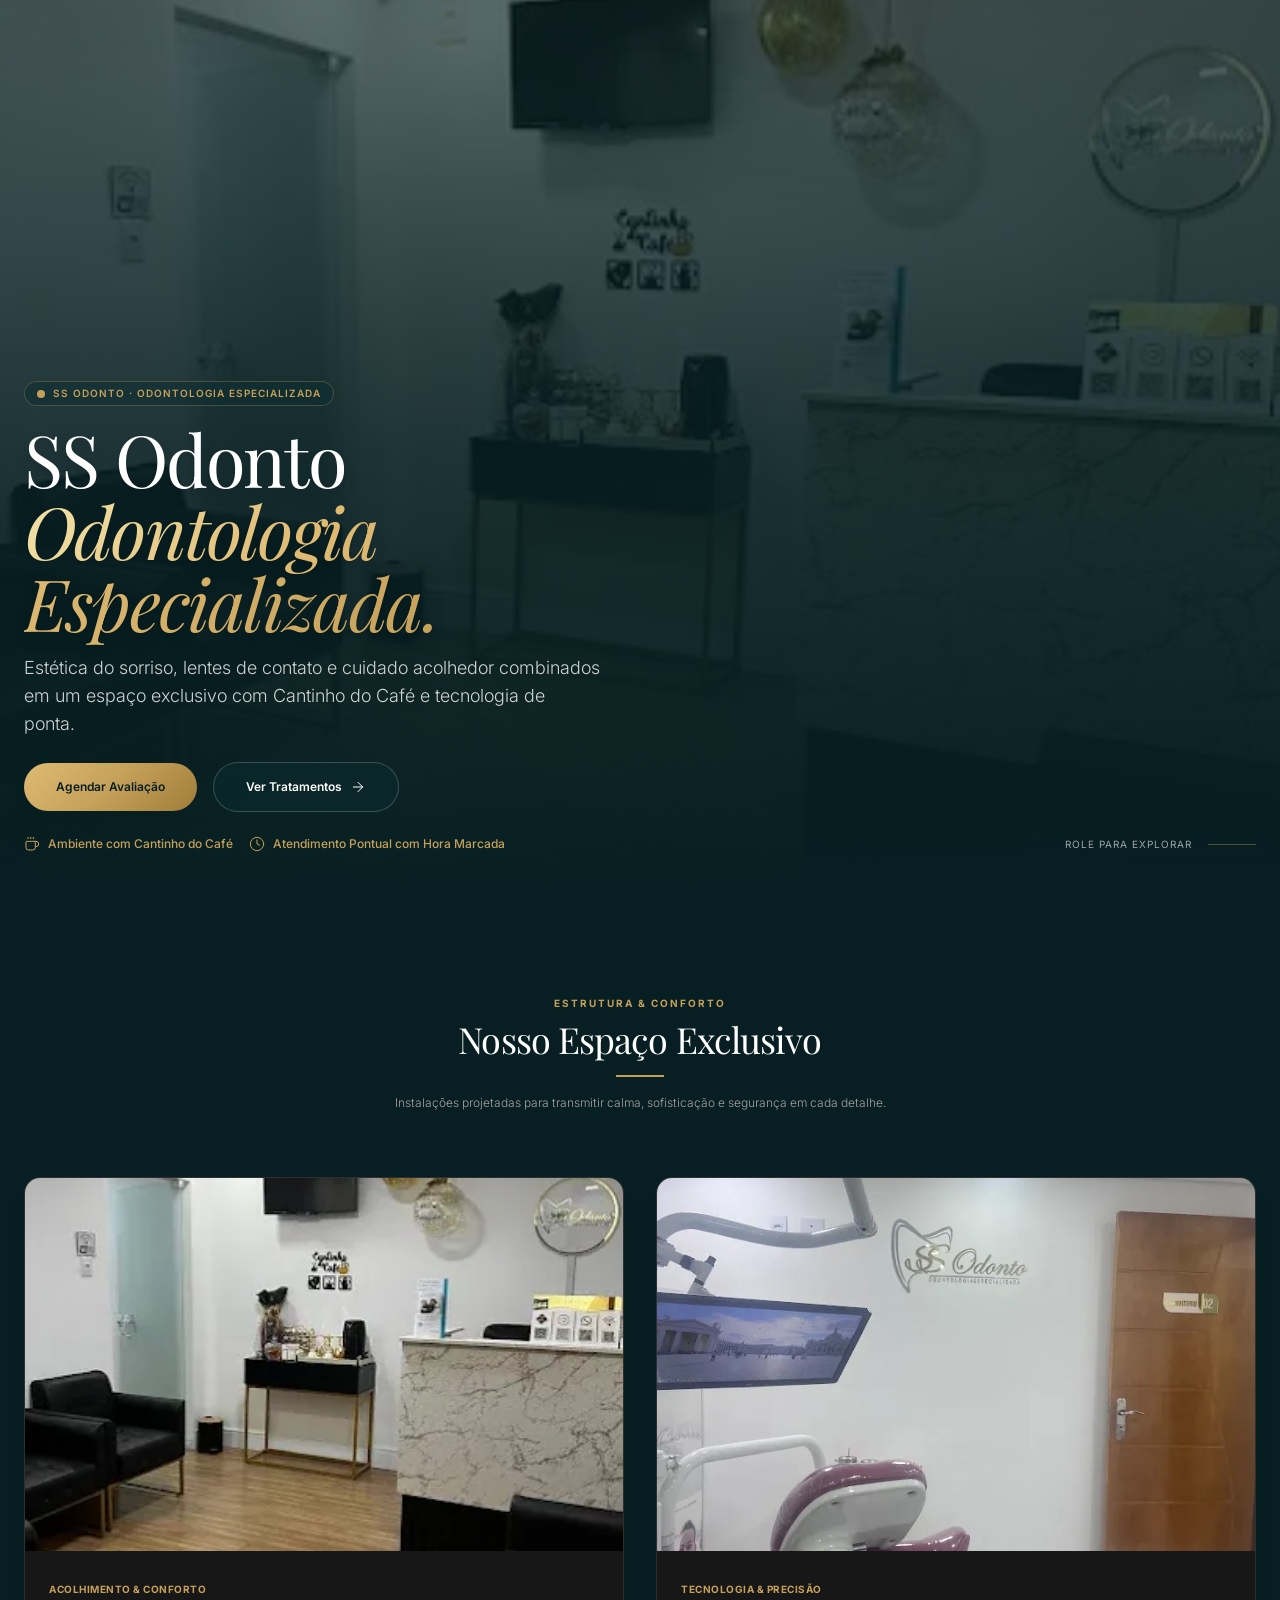
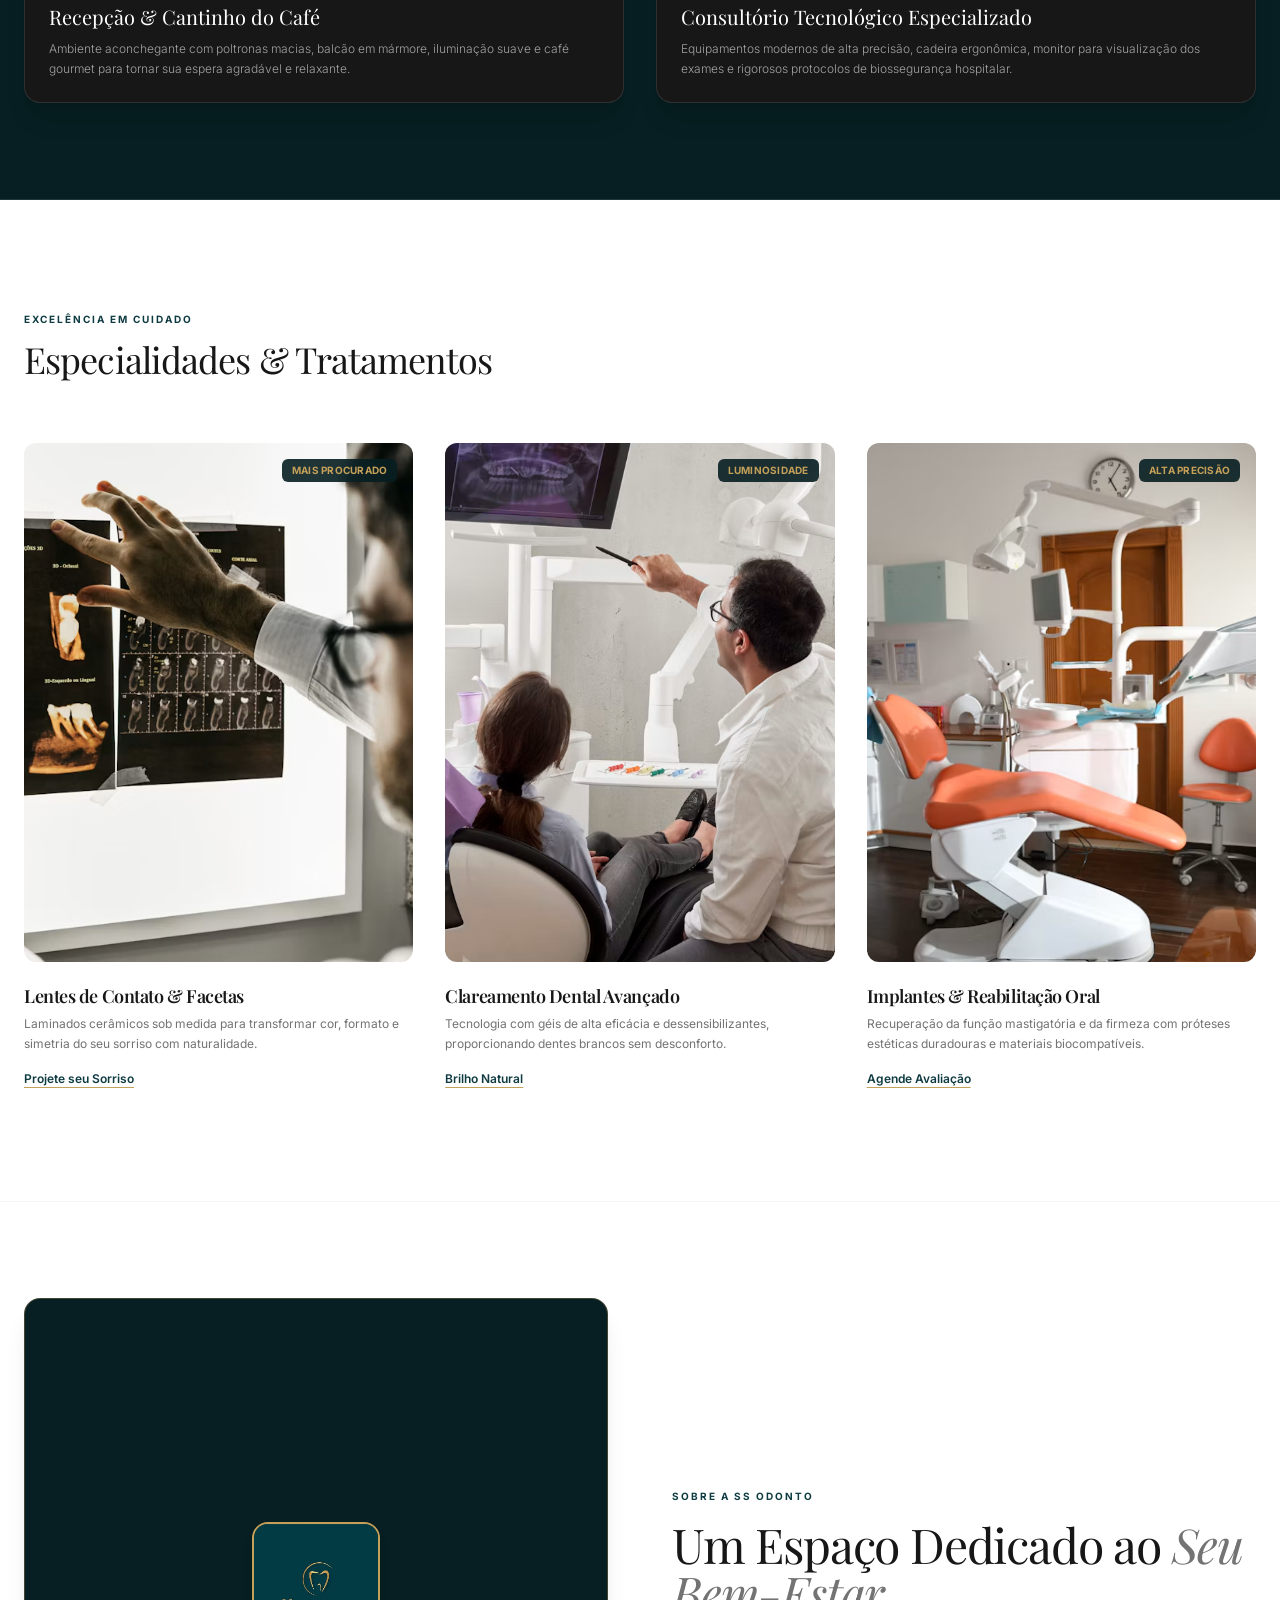
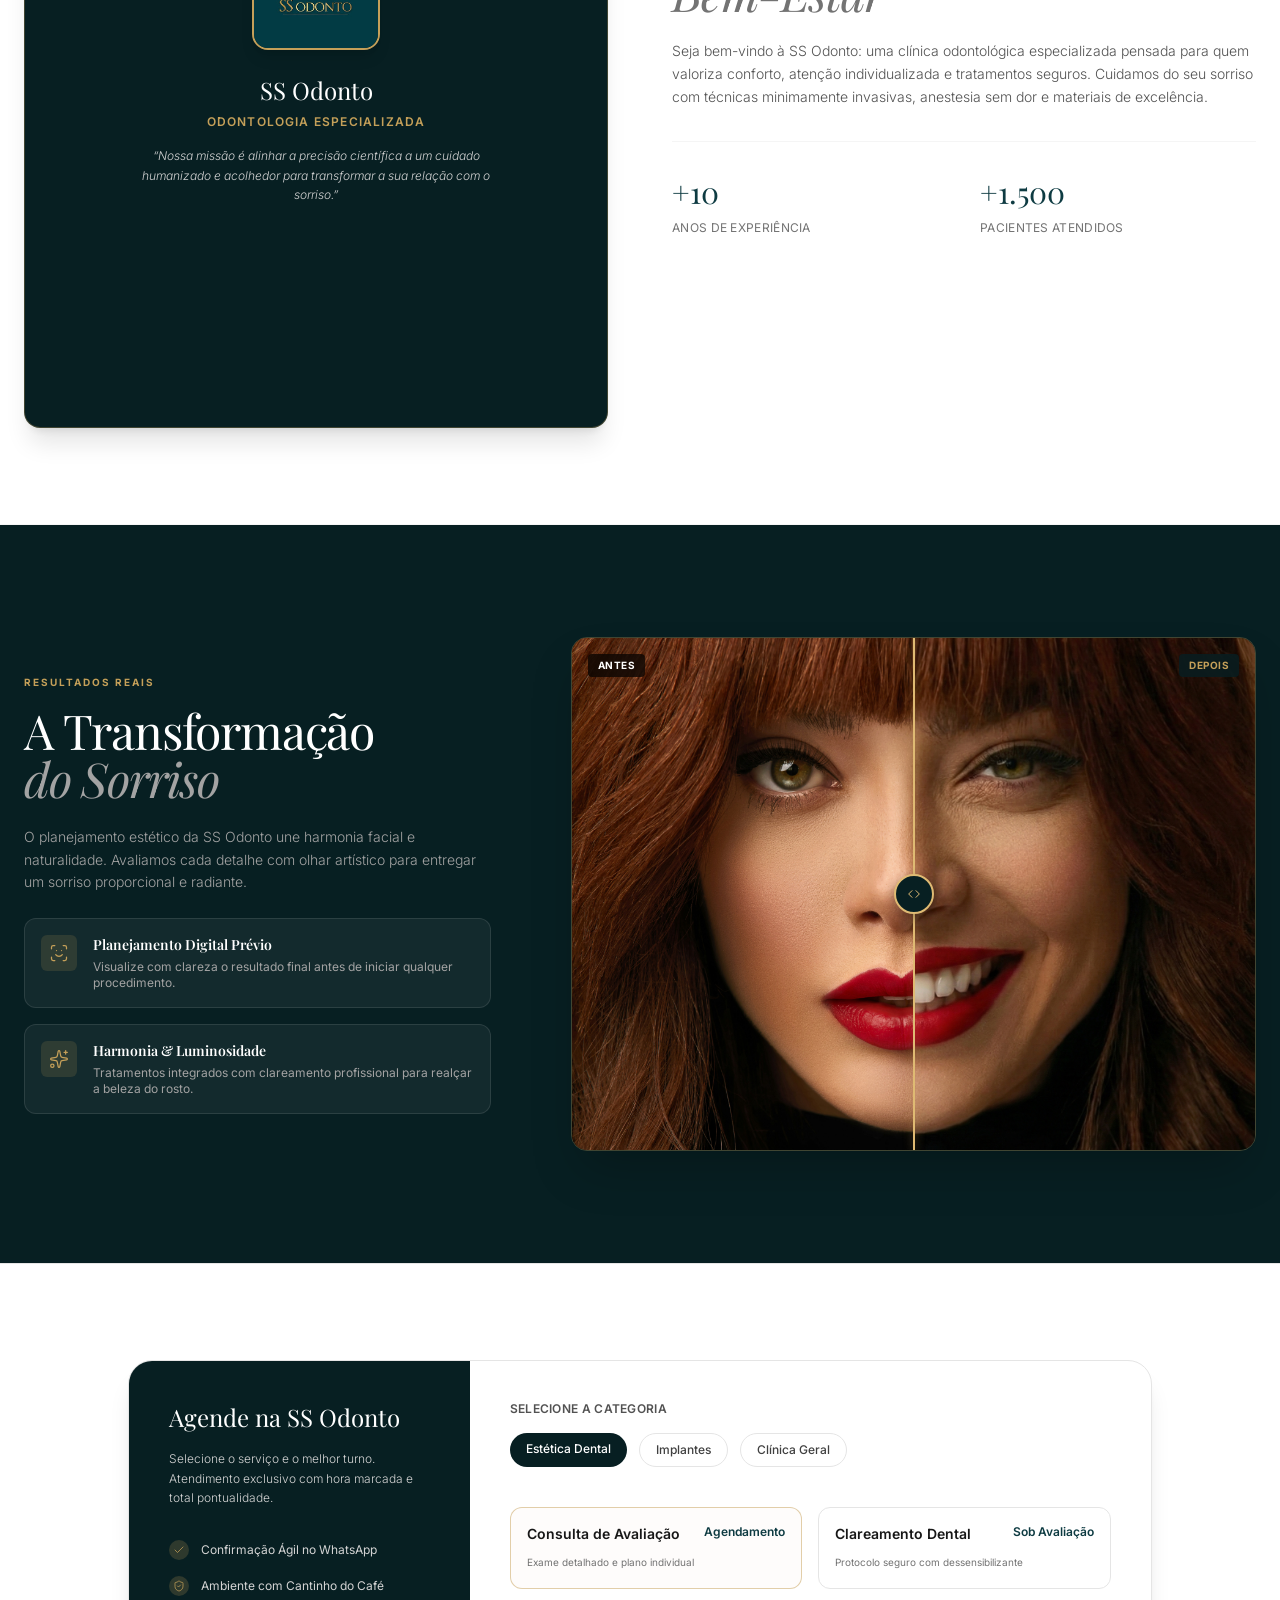
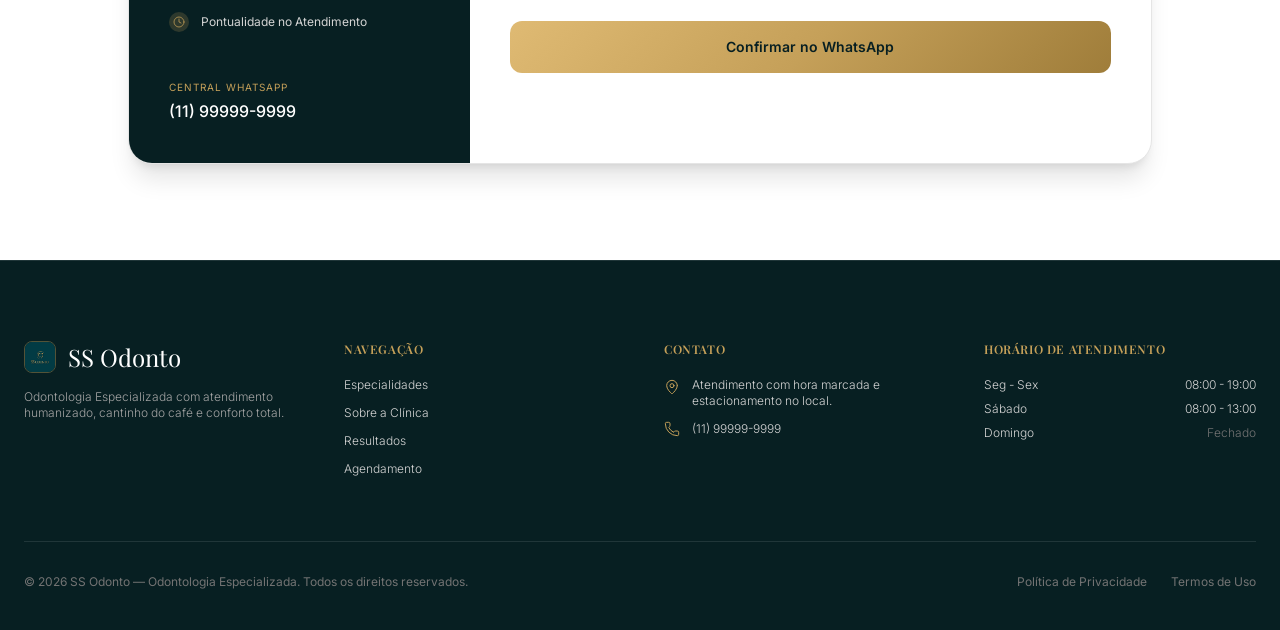
<file: assets/overview/index.html>
<!DOCTYPE html>
<html lang="pt-BR" class="h-full scroll-smooth">
<head>
    <meta charset="UTF-8">
    <meta name="viewport" content="width=device-width, initial-scale=1.0">
    <title>SS Odonto — Visão Geral & Estudo de Caso</title>
    
    <!-- Scripts Locais com Fallback CDN -->
    <script src="./assets/cdn.tailwindcss.com/3.4.17.js"></script>
    <script src="./assets/unpkg.com/lucide@1.61.0/dist/umd/lucide.min.js"></script>
    <script>
        if (typeof tailwind === 'undefined') {
            document.write('<script src="https://cdn.tailwindcss.com"><\/script>');
        }
        if (typeof lucide === 'undefined') {
            document.write('<script src="https://unpkg.com/lucide@latest"><\/script>');
        }
    </script>

    <script>
        tailwind.config = {
            theme: {
                extend: {
                    colors: {
                        brand: {
                            dark: '#071f22',
                            petrol: '#0a2d32',
                            teal: '#0e3b42',
                            'teal-light': '#16535c',
                            gold: '#c5a059',
                            'gold-light': '#dfba73',
                            'gold-dark': '#9f7d3a',
                            champagne: '#faf6f0',
                            cream: '#f4ede2',
                        }
                    },
                    fontFamily: {
                        serif: ['Playfair Display', 'Georgia', 'serif'],
                        sans: ['Inter', 'system-ui', '-apple-system', 'sans-serif'],
                    }
                }
            }
        };
    </script>

    <style>
        @import url('https://fonts.googleapis.com/css2?family=Inter:wght@300;400;500;600;700&family=Playfair+Display:ital,wght@0,400;0,500;0,600;0,700;1,400;1,600&display=swap');

        body { font-family: 'Inter', sans-serif; }
        h1, h2, h3, h4, h5, h6 { font-family: 'Playfair Display', serif; }

        /* Custom Scrollbar */
        ::-webkit-scrollbar { width: 6px; }
        ::-webkit-scrollbar-track { background: #071f22; }
        ::-webkit-scrollbar-thumb { background-color: #c5a059; border-radius: 20px; }

        .no-scrollbar::-webkit-scrollbar { display: none; }
        .no-scrollbar { -ms-overflow-style: none; scrollbar-width: none; }

        /* Component: Comparison Slider */
        .comparison-slider { position: relative; width: 100%; overflow: hidden; touch-action: pan-y; }
        .comparison-item { position: absolute; top: 0; left: 0; width: 100%; height: 100%; overflow: hidden; pointer-events: none; }
        .comparison-handle { position: absolute; top: 0; bottom: 0; width: 2px; background: #dfba73; cursor: ew-resize; z-index: 20; box-shadow: 0 0 10px rgba(197, 160, 89, 0.6); }
        .comparison-circle {
            position: absolute; top: 50%; left: 50%; transform: translate(-50%, -50%);
            width: 40px; height: 40px; background: #071f22; border: 2px solid #dfba73; border-radius: 50%;
            display: flex; align-items: center; justify-content: center;
            box-shadow: 0 4px 12px rgba(0,0,0,0.3); color: #dfba73;
            transition: transform 0.2s ease;
        }
        .comparison-handle:hover .comparison-circle { transform: translate(-50%, -50%) scale(1.1); }

        /* Animation Utilities */
        .reveal-on-scroll { opacity: 0; filter: blur(4px); transform: translateY(20px); transition: all 0.8s cubic-bezier(0.16, 1, 0.3, 1); }
        .reveal-on-scroll.is-visible { opacity: 1; filter: blur(0); transform: translateY(0); }
        .glass-panel { background: rgba(10, 45, 50, 0.45); backdrop-filter: blur(12px); -webkit-backdrop-filter: blur(12px); border: 1px solid rgba(197, 160, 89, 0.25); }

        /* Animations */
        @keyframes fadeInUp { from { opacity: 0; transform: translateY(20px); } to { opacity: 1; transform: translateY(0); } }
        @keyframes zoomSlow { 0% { transform: scale(1); } 100% { transform: scale(1.05); } }
        .animate-fade-in-up { animation: fadeInUp 0.8s cubic-bezier(0.16, 1, 0.3, 1) forwards; opacity: 0; }
        .animate-zoom-slow { animation: zoomSlow 20s linear infinite alternate; }
        .delay-100 { animation-delay: 100ms; transition-delay: 100ms; }
        .delay-200 { animation-delay: 200ms; transition-delay: 200ms; }
        .delay-300 { animation-delay: 300ms; transition-delay: 300ms; }

        .gold-gradient-bg { background: linear-gradient(135deg, #dfba73 0%, #c5a059 50%, #9f7d3a 100%); }
        .gold-gradient-text { background: linear-gradient(135deg, #f3e5ab 0%, #dfba73 40%, #c5a059 100%); -webkit-background-clip: text; -webkit-text-fill-color: transparent; }

        /* Oculta navbar duplicada quando embutido no iframe do Design System */
        #navbar { display: none !important; }
    </style>
</head>
<body class="bg-white text-neutral-900 selection:bg-brand-gold selection:text-brand-dark antialiased">

    <!-- Hero Section -->
    <header class="relative w-full h-[100dvh] min-h-[700px] overflow-hidden bg-brand-dark">
        <!-- Background com foto real da Recepção da SS Odonto -->
        <div class="absolute inset-0 w-full h-full animate-zoom-slow">
            <img src="./assets/images/ss-odonto/recepcao-clinica.webp" alt="Recepção SS Odonto" class="w-full h-full object-cover opacity-50 object-center">
            <div class="absolute inset-0 bg-gradient-to-t from-brand-dark via-brand-dark/75 to-brand-dark/30"></div>
        </div>

        <!-- Conteúdo do Hero -->
        <div class="relative z-10 h-full max-w-7xl mx-auto px-6 flex flex-col justify-end pb-8 md:pb-12">
            <div class="max-w-3xl">
                <!-- Badge de Especialidade -->
                <div class="inline-flex items-center gap-2 px-3 py-1 rounded-full glass-panel mb-4 animate-fade-in-up delay-100 border-brand-gold/30 w-fit">
                    <span class="w-2 h-2 rounded-full bg-brand-gold animate-pulse"></span>
                    <span class="text-[10px] uppercase tracking-widest text-brand-gold font-semibold">SS Odonto · Odontologia Especializada</span>
                </div>

                <!-- Headline -->
                <h1 class="text-4xl md:text-6xl lg:text-7xl font-serif text-white leading-[1.0] tracking-tight mb-4 animate-fade-in-up delay-150 drop-shadow-lg">
                    SS Odonto <br>
                    <span class="gold-gradient-text italic font-light">Odontologia Especializada.</span>
                </h1>

                <p class="text-base md:text-lg text-white/80 font-light mb-6 max-w-xl animate-fade-in-up delay-200">
                    Estética do sorriso, lentes de contato e cuidado acolhedor combinados em um espaço exclusivo com Cantinho do Café e tecnologia de ponta.
                </p>

                <!-- Actions -->
                <div class="flex flex-col sm:flex-row items-center gap-4 animate-fade-in-up delay-300 mb-6">
                    <a href="#booking" class="w-full sm:w-auto px-8 py-4 gold-gradient-bg text-brand-dark rounded-full text-xs font-semibold hover:shadow-lg transition-all text-center">
                        Agendar Avaliação
                    </a>
                    <a href="#services" class="w-full sm:w-auto px-8 py-4 glass-panel text-white rounded-full text-xs font-semibold hover:bg-white/10 transition-colors flex items-center justify-center gap-2 group border border-white/20">
                        Ver Tratamentos
                        <svg xmlns="http://www.w3.org/2000/svg" width="24" height="24" viewBox="0 0 24 24" fill="none" stroke="currentColor" stroke-width="1.5" stroke-linecap="round" stroke-linejoin="round" data-lucide="arrow-right" class="lucide lucide-arrow-right w-4 h-4 group-hover:translate-x-1 transition-transform"><path d="M5 12h14"></path><path d="m12 5 7 7-7 7"></path></svg>
                    </a>
                </div>

                <!-- Contato Rápido -->
                <div class="max-w-lg animate-fade-in-up delay-300 text-neutral-300">
                    <div class="flex flex-col sm:flex-row gap-4 text-xs font-medium">
                        <span class="flex items-center gap-2 text-brand-gold">
                            <i data-lucide="coffee" class="w-4 h-4"></i>
                            Ambiente com Cantinho do Café
                        </span>
                        <span class="flex items-center gap-2 text-brand-gold">
                            <i data-lucide="clock" class="w-4 h-4"></i>
                            Atendimento Pontual com Hora Marcada
                        </span>
                    </div>
                </div>
            </div>

            <!-- Scroll Hint -->
            <div class="absolute bottom-12 right-6 animate-fade-in-up delay-300 hidden md:flex items-center gap-4 text-white/60">
                <span class="text-[10px] uppercase tracking-widest">Role para explorar</span>
                <div class="w-12 h-px bg-brand-gold/40"></div>
            </div>
        </div>
    </header>

    <!-- Estrutura Física: Fotos Reais da Clínica SS Odonto -->
    <section class="py-24 px-6 bg-brand-dark text-white border-b border-white/10">
        <div class="max-w-7xl mx-auto">
            <div class="text-center max-w-2xl mx-auto mb-16 reveal-on-scroll">
                <span class="text-brand-gold text-[10px] font-bold tracking-[0.2em] uppercase mb-2 block">Estrutura &amp; Conforto</span>
                <h2 class="text-3xl md:text-4xl tracking-tight font-serif text-white">Nosso Espaço Exclusivo</h2>
                <div class="w-12 h-0.5 bg-brand-gold mx-auto mt-4 mb-4"></div>
                <p class="text-neutral-400 text-xs font-light leading-relaxed">
                    Instalações projetadas para transmitir calma, sofisticação e segurança em cada detalhe.
                </p>
            </div>

            <div class="grid grid-cols-1 md:grid-cols-2 gap-8">
                <!-- Recepção -->
                <div class="rounded-2xl overflow-hidden border border-white/10 bg-neutral-900 group shadow-xl">
                    <div class="relative aspect-[16/10] overflow-hidden">
                        <img src="./assets/images/ss-odonto/recepcao-clinica.webp" alt="Recepção SS Odonto" class="w-full h-full object-cover group-hover:scale-105 transition-transform duration-700">
                    </div>
                    <div class="p-6">
                        <span class="text-brand-gold text-[10px] uppercase font-bold tracking-wider">Acolhimento &amp; Conforto</span>
                        <h3 class="text-xl font-serif text-white mt-1 mb-2">Recepção &amp; Cantinho do Café</h3>
                        <p class="text-xs text-neutral-400 leading-relaxed font-light">
                            Ambiente aconchegante com poltronas macias, balcão em mármore, iluminação suave e café gourmet para tornar sua espera agradável e relaxante.
                        </p>
                    </div>
                </div>

                <!-- Consultório Clínico -->
                <div class="rounded-2xl overflow-hidden border border-white/10 bg-neutral-900 group shadow-xl">
                    <div class="relative aspect-[16/10] overflow-hidden">
                        <img src="./assets/images/ss-odonto/consultorio-clinica.webp" alt="Consultório Clínico SS Odonto" class="w-full h-full object-cover group-hover:scale-105 transition-transform duration-700">
                    </div>
                    <div class="p-6">
                        <span class="text-brand-gold text-[10px] uppercase font-bold tracking-wider">Tecnologia &amp; Precisão</span>
                        <h3 class="text-xl font-serif text-white mt-1 mb-2">Consultório Tecnológico Especializado</h3>
                        <p class="text-xs text-neutral-400 leading-relaxed font-light">
                            Equipamentos modernos de alta precisão, cadeira ergonômica, monitor para visualização dos exames e rigorosos protocolos de biossegurança hospitalar.
                        </p>
                    </div>
                </div>
            </div>
        </div>
    </section>

    <!-- Serviços Grid -->
    <section id="services" class="py-28 px-6 bg-white border-b border-neutral-100">
        <div class="max-w-7xl mx-auto">
            <div class="flex flex-col md:flex-row justify-between items-end mb-16 reveal-on-scroll">
                <div>
                    <span class="text-brand-teal text-[10px] font-bold tracking-[0.2em] uppercase mb-3 block">Excelência em Cuidado</span>
                    <h2 class="text-3xl md:text-4xl tracking-tight text-neutral-900 font-serif">Especialidades &amp; Tratamentos</h2>
                </div>
            </div>

            <div class="grid grid-cols-1 md:grid-cols-3 gap-6 lg:gap-8">
                <!-- Service 1: Estética & Lentes -->
                <div class="group cursor-pointer reveal-on-scroll">
                    <div class="relative aspect-[3/4] overflow-hidden rounded-xl mb-5 bg-neutral-200">
                        <img src="./assets/images.unsplash.com/photo-1588776814546-1ffcf47267a5__qeef58ead.avif" alt="Lentes de Contato e Facetas" class="w-full h-full object-cover group-hover:scale-105 transition-transform duration-700 ease-out">
                        <div class="absolute inset-0 bg-black/0 group-hover:bg-black/10 transition-colors duration-500"></div>
                        <div class="absolute top-4 right-4 bg-brand-dark/90 text-brand-gold backdrop-blur px-2.5 py-1 text-[10px] font-bold uppercase tracking-wide rounded-md">Mais Procurado</div>
                    </div>
                    <div>
                        <h3 class="text-lg font-semibold tracking-tight text-neutral-900 mb-1 transition-colors group-hover:text-brand-teal">Lentes de Contato &amp; Facetas</h3>
                        <p class="text-xs text-neutral-500 leading-relaxed mb-3">Laminados cerâmicos sob medida para transformar cor, formato e simetria do seu sorriso com naturalidade.</p>
                        <span class="text-xs font-semibold text-brand-teal underline decoration-brand-gold underline-offset-4">Projete seu Sorriso</span>
                    </div>
                </div>

                <!-- Service 2: Clareamento Dental -->
                <div class="group cursor-pointer reveal-on-scroll delay-100">
                    <div class="relative aspect-[3/4] overflow-hidden rounded-xl mb-5 bg-neutral-200">
                        <img src="./assets/images.unsplash.com/photo-1606811841689-23dfddce3e95__qeef58ead.avif" alt="Clareamento Dental Avançado" class="w-full h-full object-cover group-hover:scale-105 transition-transform duration-700 ease-out">
                        <div class="absolute top-4 right-4 bg-brand-dark/90 text-brand-gold backdrop-blur px-2.5 py-1 text-[10px] font-bold uppercase tracking-wide rounded-md">Luminosidade</div>
                    </div>
                    <div>
                        <h3 class="text-lg font-semibold tracking-tight text-neutral-900 mb-1 transition-colors group-hover:text-brand-teal">Clareamento Dental Avançado</h3>
                        <p class="text-xs text-neutral-500 leading-relaxed mb-3">Tecnologia com géis de alta eficácia e dessensibilizantes, proporcionando dentes brancos sem desconforto.</p>
                        <span class="text-xs font-semibold text-brand-teal underline decoration-brand-gold underline-offset-4">Brilho Natural</span>
                    </div>
                </div>

                <!-- Service 3: Implantes & Reabilitação -->
                <div class="group cursor-pointer reveal-on-scroll delay-200">
                    <div class="relative aspect-[3/4] overflow-hidden rounded-xl mb-5 bg-neutral-200">
                        <img src="./assets/images.unsplash.com/photo-1598256989800-fe5f95da9787__qeafec042.avif" alt="Implantes e Reabilitação" class="w-full h-full object-cover group-hover:scale-105 transition-transform duration-700 ease-out">
                         <div class="absolute top-4 right-4 bg-brand-dark/90 text-brand-gold backdrop-blur px-2.5 py-1 text-[10px] font-bold uppercase tracking-wide rounded-md">Alta Precisão</div>
                    </div>
                    <div>
                        <h3 class="text-lg font-semibold tracking-tight text-neutral-900 mb-1 transition-colors group-hover:text-brand-teal">Implantes &amp; Reabilitação Oral</h3>
                        <p class="text-xs text-neutral-500 leading-relaxed mb-3">Recuperação da função mastigatória e da firmeza com próteses estéticas duradouras e materiais biocompatíveis.</p>
                        <span class="text-xs font-semibold text-brand-teal underline decoration-brand-gold underline-offset-4">Agende Avaliação</span>
                    </div>
                </div>
            </div>
        </div>
    </section>

    <!-- Sobre a Dentista Responsável -->
    <section id="about" class="py-24 px-6 bg-white border-b border-neutral-100">
        <div class="max-w-7xl mx-auto">
            <div class="grid grid-cols-1 md:grid-cols-2 gap-16 items-center">
                <div class="order-2 md:order-1 reveal-on-scroll">
                    <div class="relative aspect-[4/5] rounded-2xl overflow-hidden shadow-xl bg-brand-dark p-8 flex flex-col justify-center items-center text-center border border-brand-gold/30">
                        <img src="./assets/images/ss-odonto/logo-ss-odonto.jpg" alt="Logo SS Odonto" class="w-32 h-32 rounded-2xl border-2 border-brand-gold shadow-lg mb-6">
                        <h4 class="font-serif text-2xl text-white mb-2">SS Odonto</h4>
                        <p class="text-xs text-brand-gold uppercase tracking-widest font-semibold mb-4">Odontologia Especializada</p>
                        <p class="italic text-xs text-neutral-300 font-light max-w-sm leading-relaxed">
                            “Nossa missão é alinhar a precisão científica a um cuidado humanizado e acolhedor para transformar a sua relação com o sorriso.”
                        </p>
                    </div>
                </div>
                <div class="order-1 md:order-2 reveal-on-scroll delay-100">
                    <span class="text-brand-teal text-[10px] font-bold tracking-[0.2em] uppercase mb-4 block">Sobre a SS Odonto</span>
                    <h2 class="text-4xl md:text-5xl tracking-tight text-neutral-900 mb-6 font-serif">Um Espaço Dedicado ao <span class="italic text-neutral-500">Seu Bem-Estar</span></h2>
                    <p class="text-neutral-600 font-light leading-relaxed mb-6 text-sm">
                        Seja bem-vindo à SS Odonto: uma clínica odontológica especializada pensada para quem valoriza conforto, atenção individualizada e tratamentos seguros. Cuidamos do seu sorriso com técnicas minimamente invasivas, anestesia sem dor e materiais de excelência.
                    </p>
                    <div class="grid grid-cols-2 gap-8 mt-8 border-t border-neutral-100 pt-8">
                        <div>
                            <span class="block text-3xl font-serif text-brand-teal mb-1">+10</span>
                            <span class="text-xs text-neutral-500 uppercase tracking-wide">Anos de Experiência</span>
                        </div>
                        <div>
                            <span class="block text-3xl font-serif text-brand-teal mb-1">+1.500</span>
                            <span class="text-xs text-neutral-500 uppercase tracking-wide">Pacientes Atendidos</span>
                        </div>
                    </div>
                </div>
            </div>
        </div>
    </section>

    <!-- Resultados Reais / Comparação Antes e Depois -->
    <section id="results" class="py-28 px-6 bg-brand-dark text-white overflow-hidden">
        <div class="max-w-7xl mx-auto">
            <div class="grid grid-cols-1 lg:grid-cols-12 gap-12 lg:gap-20 items-center">
                <div class="lg:col-span-5 reveal-on-scroll">
                    <span class="text-[10px] font-bold tracking-[0.2em] uppercase mb-4 block text-brand-gold">Resultados Reais</span>
                    <h2 class="text-4xl md:text-5xl tracking-tight mb-6 font-serif">A Transformação <br><span class="italic text-neutral-400">do Sorriso</span></h2>
                    <p class="text-neutral-400 font-light leading-relaxed mb-6 text-sm">
                        O planejamento estético da SS Odonto une harmonia facial e naturalidade. Avaliamos cada detalhe com olhar artístico para entregar um sorriso proporcional e radiante.
                    </p>
                    
                    <div class="flex flex-col gap-4">
                        <div class="flex items-start gap-4 p-4 border border-white/10 rounded-xl bg-white/5">
                            <div class="p-2 rounded-md bg-brand-gold/15 text-brand-gold">
                                <i data-lucide="scan-face" class="w-5 h-5"></i>
                            </div>
                            <div>
                                <h4 class="text-sm font-semibold mb-1">Planejamento Digital Prévio</h4>
                                <p class="text-xs text-neutral-400">Visualize com clareza o resultado final antes de iniciar qualquer procedimento.</p>
                            </div>
                        </div>
                        <div class="flex items-start gap-4 p-4 border border-white/10 rounded-xl bg-white/5">
                            <div class="p-2 rounded-md bg-brand-gold/15 text-brand-gold">
                                <i data-lucide="sparkles" class="w-5 h-5"></i>
                            </div>
                            <div>
                                <h4 class="text-sm font-semibold mb-1">Harmonia &amp; Luminosidade</h4>
                                <p class="text-xs text-neutral-400">Tratamentos integrados com clareamento profissional para realçar a beleza do rosto.</p>
                            </div>
                        </div>
                    </div>
                </div>

                <div class="lg:col-span-7 reveal-on-scroll delay-100">
                    <div class="relative w-full aspect-[4/3] rounded-2xl overflow-hidden border border-brand-gold/30 shadow-2xl comparison-slider" id="overviewComparisonSlider">
                        <!-- Imagem DEPOIS -->
                        <img src="./assets/i.ibb.co/pr9SrnpV/Untitled-Live-Doc.png" class="absolute inset-0 w-full h-full object-cover" alt="Resultado Depois">
                        <div class="absolute top-4 right-4 bg-brand-dark/80 backdrop-blur px-2.5 py-1 text-[10px] font-bold tracking-wider rounded text-brand-gold">DEPOIS</div>

                        <!-- Imagem ANTES -->
                        <div class="comparison-item" id="overviewComparisonOverlay" style="width: 50%;">
                            <img src="./assets/i.ibb.co/rKp2mnPt/Before.jpg" class="absolute top-0 left-0 h-full max-w-none w-full object-cover" id="overviewBeforeImg" alt="Resultado Antes" style="width: 713px;">
                            <div class="absolute top-4 left-4 bg-black/70 backdrop-blur px-2.5 py-1 text-[10px] font-bold tracking-wider rounded text-white">ANTES</div>
                        </div>

                        <!-- Handle -->
                        <div class="comparison-handle" id="overviewComparisonHandle" style="left: 50%;">
                            <div class="comparison-circle">
                                <i data-lucide="chevrons-left-right" class="w-4 h-4"></i>
                            </div>
                        </div>
                    </div>
                </div>
            </div>
        </div>
    </section>

    <!-- Sistema de Agendamento -->
    <section id="booking" class="py-24 px-6 bg-white border-t border-neutral-200">
        <div class="max-w-5xl mx-auto bg-white rounded-3xl shadow-xl overflow-hidden border border-neutral-200 flex flex-col md:flex-row">
            
            <!-- Left Panel -->
            <div class="md:w-1/3 bg-brand-dark p-10 text-white flex flex-col justify-between">
                <div>
                    <h3 class="text-2xl font-serif mb-4">Agende na SS Odonto</h3>
                    <p class="text-xs text-neutral-300 mb-8 leading-relaxed font-light">
                        Selecione o serviço e o melhor turno. Atendimento exclusivo com hora marcada e total pontualidade.
                    </p>
                    <ul class="space-y-4 text-xs text-neutral-300">
                        <li class="flex items-center gap-3">
                            <div class="p-1 rounded-full bg-brand-gold/20 text-brand-gold"><i data-lucide="check" class="w-3 h-3"></i></div>
                            Confirmação Ágil no WhatsApp
                        </li>
                        <li class="flex items-center gap-3">
                            <div class="p-1 rounded-full bg-brand-gold/20 text-brand-gold"><i data-lucide="shield-check" class="w-3 h-3"></i></div>
                            Ambiente com Cantinho do Café
                        </li>
                        <li class="flex items-center gap-3">
                            <div class="p-1 rounded-full bg-brand-gold/20 text-brand-gold"><i data-lucide="clock" class="w-3 h-3"></i></div>
                            Pontualidade no Atendimento
                        </li>
                    </ul>
                </div>
                <div class="mt-12">
                    <p class="text-[10px] uppercase tracking-widest text-brand-gold mb-1">Central WhatsApp</p>
                    <p class="text-base font-medium">(11) 99999-9999</p>
                </div>
            </div>

            <!-- Right Panel -->
            <div class="md:w-2/3 p-10">
                <div class="mb-8">
                    <label class="block text-xs font-semibold uppercase tracking-wide text-neutral-600 mb-4">Selecione a Categoria</label>
                    <div class="flex gap-3 overflow-x-auto no-scrollbar pb-2">
                        <span class="px-4 py-2 rounded-full bg-brand-dark text-white text-xs font-medium cursor-pointer">Estética Dental</span>
                        <span class="px-4 py-2 rounded-full border border-neutral-200 text-neutral-700 text-xs font-medium cursor-pointer hover:border-brand-teal">Implantes</span>
                        <span class="px-4 py-2 rounded-full border border-neutral-200 text-neutral-700 text-xs font-medium cursor-pointer hover:border-brand-teal">Clínica Geral</span>
                    </div>
                </div>

                <div class="grid grid-cols-1 sm:grid-cols-2 gap-4 mb-8">
                    <div class="p-4 rounded-xl border border-brand-gold/50 bg-brand-champagne/30">
                        <div class="flex justify-between mb-1">
                            <span class="text-sm font-semibold text-neutral-900">Consulta de Avaliação</span>
                            <span class="text-xs font-semibold text-brand-teal">Agendamento</span>
                        </div>
                        <span class="text-[10px] text-neutral-500">Exame detalhado e plano individual</span>
                    </div>
                    <div class="p-4 rounded-xl border border-neutral-200">
                        <div class="flex justify-between mb-1">
                            <span class="text-sm font-semibold text-neutral-900">Clareamento Dental</span>
                            <span class="text-xs font-semibold text-brand-teal">Sob Avaliação</span>
                        </div>
                        <span class="text-[10px] text-neutral-500">Protocolo seguro com dessensibilizante</span>
                    </div>
                </div>

                <a href="https://wa.me/5511999999999?text=Ol%C3%A1%2C%20gostaria%20de%20agendar%20uma%20avalia%C3%A7%C3%A3o%20na%20SS%20Odonto!" target="_blank" class="block w-full py-4 gold-gradient-bg text-brand-dark text-center rounded-xl text-sm font-semibold hover:shadow-lg transition-transform">
                    Confirmar no WhatsApp
                </a>
            </div>
        </div>
    </section>

    <!-- Footer -->
    <footer id="contact" class="bg-brand-dark text-white pt-20 pb-10 border-t border-white/10">
        <div class="max-w-7xl mx-auto px-6">
            <div class="grid grid-cols-1 md:grid-cols-4 gap-12 mb-16">
                <div class="md:col-span-1">
                    <div class="flex items-center gap-3 mb-4">
                        <img src="./assets/images/ss-odonto/logo-ss-odonto.jpg" alt="Logo SS Odonto" class="w-8 h-8 rounded-lg border border-brand-gold/40">
                        <span class="font-serif text-2xl text-white">SS Odonto</span>
                    </div>
                    <p class="text-xs text-neutral-400 font-light mb-6">
                        Odontologia Especializada com atendimento humanizado, cantinho do café e conforto total.
                    </p>
                </div>
                
                <div>
                    <h4 class="text-xs font-semibold uppercase tracking-wider mb-5 text-brand-gold">Navegação</h4>
                    <ul class="space-y-3 text-xs text-neutral-300 font-light">
                        <li><a href="#services" class="hover:text-white transition-colors">Especialidades</a></li>
                        <li><a href="#about" class="hover:text-white transition-colors">Sobre a Clínica</a></li>
                        <li><a href="#results" class="hover:text-white transition-colors">Resultados</a></li>
                        <li><a href="#booking" class="hover:text-white transition-colors">Agendamento</a></li>
                    </ul>
                </div>

                <div>
                    <h4 class="text-xs font-semibold uppercase tracking-wider mb-5 text-brand-gold">Contato</h4>
                    <ul class="space-y-3 text-xs text-neutral-300 font-light">
                        <li class="flex gap-3">
                            <i data-lucide="map-pin" class="w-4 h-4 text-brand-gold shrink-0 mt-0.5"></i>
                            <span>Atendimento com hora marcada e estacionamento no local.</span>
                        </li>
                        <li class="flex gap-3">
                            <i data-lucide="phone" class="w-4 h-4 text-brand-gold shrink-0"></i>
                            <span>(11) 99999-9999</span>
                        </li>
                    </ul>
                </div>

                <div>
                    <h4 class="text-xs font-semibold uppercase tracking-wider mb-5 text-brand-gold">Horário de Atendimento</h4>
                    <ul class="space-y-2 text-xs text-neutral-300 font-light">
                        <li class="flex justify-between"><span>Seg - Sex</span> <span>08:00 - 19:00</span></li>
                        <li class="flex justify-between"><span>Sábado</span> <span>08:00 - 13:00</span></li>
                        <li class="flex justify-between"><span>Domingo</span> <span class="text-neutral-500">Fechado</span></li>
                    </ul>
                </div>
            </div>

            <div class="border-t border-white/10 pt-8 flex flex-col md:flex-row justify-between items-center text-xs text-neutral-500 gap-4">
                <p>© 2026 SS Odonto — Odontologia Especializada. Todos os direitos reservados.</p>
                <div class="flex gap-6">
                    <a href="#" class="hover:text-white">Política de Privacidade</a>
                    <a href="#" class="hover:text-white">Termos de Uso</a>
                </div>
            </div>
        </div>
    </footer>

    <!-- Interactive Scripts -->
    <script>
        lucide.createIcons({ attrs: { 'stroke-width': 1.5 } });

        // Overview Comparison Slider
        const ovSlider = document.getElementById('overviewComparisonSlider');
        const ovOverlay = document.getElementById('overviewComparisonOverlay');
        const ovHandle = document.getElementById('overviewComparisonHandle');
        const ovBeforeImg = document.getElementById('overviewBeforeImg');
        let ovDown = false;

        function updateOvSlider(x) {
            if(!ovSlider) return;
            const rect = ovSlider.getBoundingClientRect();
            let pos = ((x - rect.left) / rect.width) * 100;
            if (pos < 0) pos = 0;
            if (pos > 100) pos = 100;
            ovOverlay.style.width = `${pos}%`;
            ovHandle.style.left = `${pos}%`;
        }

        if(ovSlider) {
            ovSlider.addEventListener('mousedown', () => ovDown = true);
            window.addEventListener('mouseup', () => ovDown = false);
            ovSlider.addEventListener('mousemove', (e) => { if(ovDown) updateOvSlider(e.clientX) });
            
            ovSlider.addEventListener('touchstart', () => ovDown = true);
            window.addEventListener('touchend', () => ovDown = false);
            ovSlider.addEventListener('touchmove', (e) => { if(ovDown && e.touches[0]) updateOvSlider(e.touches[0].clientX) });

            const syncWidth = () => { if(ovBeforeImg) ovBeforeImg.style.width = `${ovSlider.offsetWidth}px`; }
            window.addEventListener('resize', syncWidth);
            syncWidth();
        }

        // Scroll Observer
        const observer = new IntersectionObserver((entries) => {
            entries.forEach(entry => {
                if(entry.isIntersecting) {
                    entry.target.classList.add('is-visible');
                }
            });
        }, { threshold: 0.1 });
        document.querySelectorAll('.reveal-on-scroll').forEach(el => observer.observe(el));
    </script>
</body>
</html>
</file>
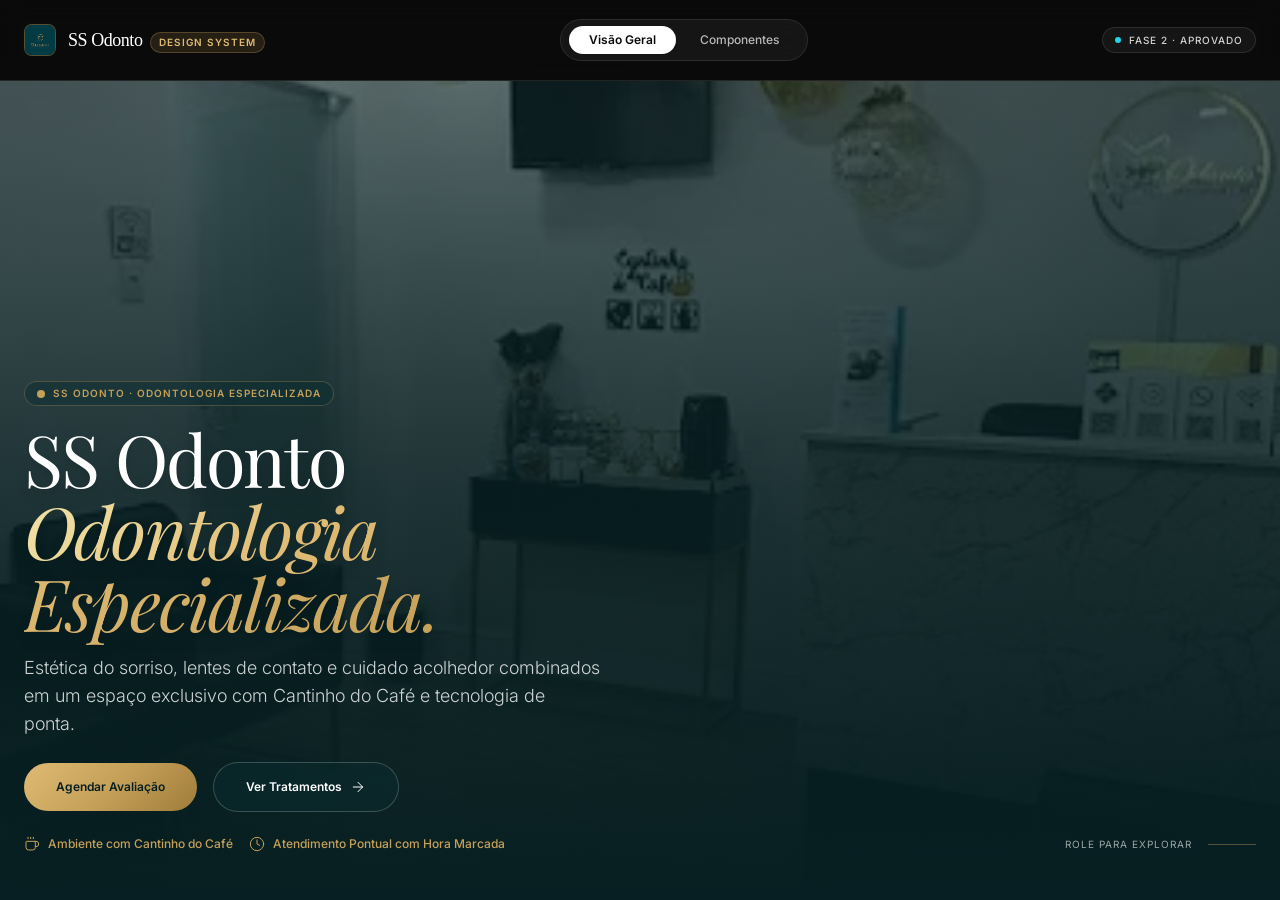
<file: design-system.html>
<!DOCTYPE html>
<html lang="pt-BR" class="h-full scroll-smooth">
<head>
    <meta charset="UTF-8">
    <meta name="viewport" content="width=device-width, initial-scale=1.0">
    <title>SS Odonto — Design  System</title>
    <!-- Stylesheets & Scripts from Source -->
    <script src="./assets/overview/assets/cdn.tailwindcss.com/3.4.17.js"></script>
    <script src="./assets/overview/assets/unpkg.com/lucide@1.61.0/dist/umd/lucide.min.js"></script>
    <style>
        @import url('https://fonts.googleapis.com/css2?family=Inter:wght@300;400;500;600&family=Playfair+Display:ital,wght@0,400;0,500;0,600;1,400&display=swap');
        body { font-family: 'Inter', sans-serif; margin: 0; padding: 0; }
        h1, h2, h3, h4, h5, h6 { font-family: 'Playfair Display', serif; }

        /* Custom Scrollbar */
        ::-webkit-scrollbar { width: 6px; height: 6px; }
        ::-webkit-scrollbar-track { background: transparent; }
        ::-webkit-scrollbar-thumb { background-color: rgba(255, 255, 255, 0.2); border-radius: 20px; }
        ::-webkit-scrollbar-thumb:hover { background-color: rgba(255, 255, 255, 0.4); }

        /* Utility: Hide Scrollbar */
        .no-scrollbar::-webkit-scrollbar { display: none; }
        .no-scrollbar { -ms-overflow-style: none; scrollbar-width: none; }

        /* Glass Surface from Source */
        .glass-panel {
            background: rgba(255, 255, 255, 0.03);
            backdrop-filter: blur(12px);
            -webkit-backdrop-filter: blur(12px);
            border: 1px solid rgba(255, 255, 255, 0.08);
        }

        /* Animations from Source */
        @keyframes fadeInUp { from { opacity: 0; transform: translateY(20px); } to { opacity: 1; transform: translateY(0); } }
        @keyframes zoomSlow { 0% { transform: scale(1); } 100% { transform: scale(1.05); } }
        .animate-fade-in-up { animation: fadeInUp 0.8s cubic-bezier(0.16, 1, 0.3, 1) forwards; }
        .animate-zoom-slow { animation: zoomSlow 20s linear infinite alternate; }

        /* Comparison Slider from Source */
        .comparison-slider { position: relative; width: 100%; overflow: hidden; touch-action: pan-y; }
        .comparison-item { position: absolute; top: 0; left: 0; width: 100%; height: 100%; overflow: hidden; pointer-events: none; }
        .comparison-handle { position: absolute; top: 0; bottom: 0; width: 2px; background: #fff; cursor: ew-resize; z-index: 20; }
        .comparison-circle {
            position: absolute; top: 50%; left: 50%; transform: translate(-50%, -50%);
            width: 40px; height: 40px; background: #fff; border-radius: 50%;
            display: flex; align-items: center; justify-content: center;
            box-shadow: 0 4px 12px rgba(0,0,0,0.25); color: #171717;
            transition: transform 0.2s ease;
        }
        .comparison-handle:hover .comparison-circle { transform: translate(-50%, -50%) scale(1.1); }

        /* Code metadata badge */
        .ds-code-chip {
            display: inline-flex;
            align-items: center;
            font-family: ui-monospace, SFMono-Regular, Menlo, Monaco, Consolas, monospace;
            font-size: 11px;
            color: #22d3ee;
            background: rgba(34, 211, 238, 0.08);
            border: 1px solid rgba(34, 211, 238, 0.2);
            padding: 2px 8px;
            border-radius: 6px;
        }

        /* Specimen card container */
        .ds-specimen-wrap {
            position: relative;
            background: rgba(18, 18, 18, 0.7);
            border: 1px solid rgba(255, 255, 255, 0.08);
            border-radius: 16px;
            padding: 24px;
            overflow: hidden;
        }
    </style>
</head>
<body class="h-full bg-neutral-950 text-white antialiased flex flex-col selection:bg-cyan-100 selection:text-cyan-900">

    <!-- Reused Source Navbar -->
    <nav class="fixed top-0 w-full z-50 transition-all duration-300 bg-neutral-950/90 backdrop-blur-md border-b border-white/10" id="navbar">
        <div class="relative flex h-20 max-w-7xl mx-auto px-6 items-center justify-between">
            <!-- Logo & Brand Name SS Odonto -->
            <a href="#overview" class="flex items-center gap-3 z-50 relative group">
                <div class="w-8 h-8 rounded-lg overflow-hidden border border-[#c5a059]/40 bg-[#071f22] transition-all duration-300">
                    <img src="./assets/images/ss-odonto/logo-ss-odonto.jpg" alt="Logo SS Odonto" class="w-full h-full object-cover">
                </div>
                <div class="flex items-baseline gap-2">
                    <span class="font-serif text-lg tracking-tight font-medium text-white transition-colors duration-300">SS Odonto</span>
                    <span class="hidden sm:inline-block text-[10px] uppercase tracking-widest font-semibold px-2 py-0.5 rounded-full bg-[#c5a059]/15 text-[#dfba73] border border-[#c5a059]/30">Design System</span>
                </div>
            </a>

            <!-- Catalog Navigation Tabs: Visão Geral | Componentes -->
            <div class="flex items-center gap-1 backdrop-blur-md rounded-full px-2 py-1.5 border border-white/10 bg-white/5" id="nav-container">
                <a href="#overview" id="tab-overview" class="px-5 py-1.5 text-xs font-semibold rounded-full transition-all duration-200">
                    Visão Geral
                </a>
                <a href="#components" id="tab-components" class="px-5 py-1.5 text-xs font-semibold rounded-full transition-all duration-200">
                    Componentes
                </a>
            </div>

            <!-- Status Indicator -->
            <div class="flex items-center gap-3">
                <div class="inline-flex items-center gap-2 px-3 py-1 rounded-full bg-white/5 border border-white/10 text-neutral-300 text-xs">
                    <span class="w-1.5 h-1.5 rounded-full bg-cyan-400"></span>
                    <span class="text-[10px] uppercase tracking-widest text-neutral-300 font-medium">Fase 2 · Aprovado</span>
                </div>
            </div>
        </div>
    </nav>

    <!-- Main Content Area -->
    <main class="flex-1 w-full pt-20 h-full relative overflow-hidden" id="main-content">
        <!-- Overview View (borderless iframe) -->
        <iframe 
            id="overview-frame" 
            src="./assets/overview/index.html" 
            title="Visão Geral" 
            class="w-full h-full border-0 block"
            style="height: calc(100vh - 80px);">
        </iframe>

        <!-- Components View (Source-backed Design System Catalog) -->
        <div id="components-view" class="hidden w-full h-full relative" style="height: calc(100vh - 80px);">
            <!-- Live Background: Reused Principal Animated Background from Overview -->
            <div class="absolute inset-0 w-full h-full overflow-hidden pointer-events-none z-0">
                <div class="absolute inset-0 w-full h-full animate-zoom-slow">
                    <img src="./assets/images/ss-odonto/recepcao-clinica.webp" alt="Textura de Fundo" class="w-full h-full object-cover opacity-20">
                </div>
                <div class="absolute inset-0 bg-neutral-950/90 backdrop-blur-xl"></div>
                <div class="absolute inset-0 bg-gradient-to-t from-neutral-950 via-neutral-950/80 to-transparent"></div>
            </div>

            <!-- Catalog Content Flexbox: Sticky Sidebar + Main Specimen Stacks -->
            <div class="relative z-10 w-full h-full flex">
                <!-- Sticky Left Navigation Sidebar -->
                <aside class="w-64 shrink-0 h-full overflow-y-auto border-r border-white/10 bg-neutral-950/70 backdrop-blur-lg p-6 flex flex-col justify-between">
                    <div class="space-y-6">
                        <div>
                            <span class="text-[10px] font-bold uppercase tracking-[0.2em] text-cyan-400 block mb-3">Fundações</span>
                            <nav class="space-y-1">
                                <a href="#foundations-typography" class="block px-3 py-1.5 text-xs font-medium text-neutral-400 hover:text-white hover:bg-white/5 rounded-md transition-colors">Tipografia</a>
                                <a href="#foundations-colors" class="block px-3 py-1.5 text-xs font-medium text-neutral-400 hover:text-white hover:bg-white/5 rounded-md transition-colors">Cores &amp; Estados</a>
                                <a href="#foundations-backgrounds" class="block px-3 py-1.5 text-xs font-medium text-neutral-400 hover:text-white hover:bg-white/5 rounded-md transition-colors">Planos de Fundo</a>
                                <a href="#foundations-surfaces" class="block px-3 py-1.5 text-xs font-medium text-neutral-400 hover:text-white hover:bg-white/5 rounded-md transition-colors">Superfícies</a>
                                <a href="#foundations-icons" class="block px-3 py-1.5 text-xs font-medium text-neutral-400 hover:text-white hover:bg-white/5 rounded-md transition-colors">Ícones</a>
                            </nav>
                        </div>
                        <div>
                            <span class="text-[10px] font-bold uppercase tracking-[0.2em] text-cyan-400 block mb-3">Componentes</span>
                            <nav class="space-y-1">
                                <a href="#components-actions" class="block px-3 py-1.5 text-xs font-medium text-neutral-400 hover:text-white hover:bg-white/5 rounded-md transition-colors">Ações &amp; Botões</a>
                                <a href="#components-navigation" class="block px-3 py-1.5 text-xs font-medium text-neutral-400 hover:text-white hover:bg-white/5 rounded-md transition-colors">Navegação &amp; Menus</a>
                                <a href="#components-cards" class="block px-3 py-1.5 text-xs font-medium text-neutral-400 hover:text-white hover:bg-white/5 rounded-md transition-colors">Cards &amp; Contêineres</a>
                                <a href="#components-data-display" class="block px-3 py-1.5 text-xs font-medium text-neutral-400 hover:text-white hover:bg-white/5 rounded-md transition-colors">Exibição de Dados &amp; Sliders</a>
                                <a href="#components-forms" class="block px-3 py-1.5 text-xs font-medium text-neutral-400 hover:text-white hover:bg-white/5 rounded-md transition-colors">Entradas &amp; Formulários</a>
                                <a href="#components-footer" class="block px-3 py-1.5 text-xs font-medium text-neutral-400 hover:text-white hover:bg-white/5 rounded-md transition-colors">Rodapé da Marca</a>
                            </nav>
                        </div>
                    </div>
                    <div class="pt-6 border-t border-white/10 text-[11px] text-neutral-500">
                        Catálogo SS Odonto v1.0<br>
                        Odontologia Especializada &amp; Estética
                    </div>
                </aside>

                <!-- Specimen Scrollable Area -->
                <div class="flex-1 h-full overflow-y-auto p-8 lg:p-12 space-y-24">

                    <!-- ========================================== -->
                    <!-- 1. TIPOGRAFIA                              -->
                    <!-- ========================================== -->
                    <section id="foundations-typography" class="scroll-mt-6 space-y-6">
                        <div>
                            <span class="text-[10px] font-bold tracking-[0.2em] uppercase text-cyan-400 block mb-1">Fundações</span>
                            <h2 class="text-3xl font-serif text-white tracking-tight">Tipografia</h2>
                            <p class="text-xs text-neutral-400 mt-1 max-w-2xl">
                                Títulos clássicos em serifa de alto contraste com <span class="text-white font-medium">Playfair Display</span> combinados a uma família geométrica sem serifa neutra e refinada em <span class="text-white font-medium">Inter</span>.
                            </p>
                        </div>

                        <div class="ds-specimen-wrap space-y-6">
                            <!-- Type Row 1: Heading 1 -->
                            <div class="grid grid-cols-12 gap-4 items-center pb-6 border-b border-white/10">
                                <div class="col-span-3 text-xs">
                                    <div class="font-semibold text-white">Título 1 (Hero)</div>
                                    <div class="text-neutral-400 text-[11px]">Playfair Display · Normal</div>
                                    <div class="mt-1"><span class="ds-code-chip">h1.font-serif</span></div>
                                </div>
                                <div class="col-span-7">
                                    <h1 class="text-4xl md:text-5xl lg:text-6xl font-serif text-white leading-[0.95] tracking-tight">
                                        SS Odonto <span class="italic font-light text-white/80">Design System.</span>
                                    </h1>
                                </div>
                                <div class="col-span-2 text-right text-xs font-mono text-cyan-400">
                                    text-4xl | md:text-6xl | lg:text-7xl
                                </div>
                            </div>

                            <!-- Type Row 2: Heading 2 -->
                            <div class="grid grid-cols-12 gap-4 items-center pb-6 border-b border-white/10">
                                <div class="col-span-3 text-xs">
                                    <div class="font-semibold text-white">Título 2 (Seção)</div>
                                    <div class="text-neutral-400 text-[11px]">Playfair Display · Regular</div>
                                    <div class="mt-1"><span class="ds-code-chip">h2.tracking-tight</span></div>
                                </div>
                                <div class="col-span-7">
                                    <h2 class="text-3xl md:text-4xl tracking-tight text-white font-serif">
                                        Um Santuário para a <span class="italic text-neutral-400">Odontologia Moderna</span>
                                    </h2>
                                </div>
                                <div class="col-span-2 text-right text-xs font-mono text-cyan-400">
                                    text-3xl | md:text-4xl
                                </div>
                            </div>

                            <!-- Type Row 3: Heading 3 -->
                            <div class="grid grid-cols-12 gap-4 items-center pb-6 border-b border-white/10">
                                <div class="col-span-3 text-xs">
                                    <div class="font-semibold text-white">Título 3 / Subtítulo</div>
                                    <div class="text-neutral-400 text-[11px]">Playfair Display · Regular</div>
                                    <div class="mt-1"><span class="ds-code-chip">h3.font-serif</span></div>
                                </div>
                                <div class="col-span-7">
                                    <h3 class="text-2xl font-serif text-white">
                                        Dra. Responsável Técnica
                                    </h3>
                                </div>
                                <div class="col-span-2 text-right text-xs font-mono text-cyan-400">
                                    text-2xl (24px)
                                </div>
                            </div>

                            <!-- Type Row 4: Service Title -->
                            <div class="grid grid-cols-12 gap-4 items-center pb-6 border-b border-white/10">
                                <div class="col-span-3 text-xs">
                                    <div class="font-semibold text-white">Título 4 / Título de Card</div>
                                    <div class="text-neutral-400 text-[11px]">Inter · SemiBold</div>
                                    <div class="mt-1"><span class="ds-code-chip">.font-semibold</span></div>
                                </div>
                                <div class="col-span-7">
                                    <h4 class="text-lg font-semibold tracking-tight text-white">
                                        Odontologia Geral &amp; Estética
                                    </h4>
                                </div>
                                <div class="col-span-2 text-right text-xs font-mono text-cyan-400">
                                    text-lg (18px)
                                </div>
                            </div>

                            <!-- Type Row 5: Editorial Quote -->
                            <div class="grid grid-cols-12 gap-4 items-center pb-6 border-b border-white/10">
                                <div class="col-span-3 text-xs">
                                    <div class="font-semibold text-white">Citação Editorial</div>
                                    <div class="text-neutral-400 text-[11px]">Playfair Display · Itálico</div>
                                    <div class="mt-1"><span class="ds-code-chip">.font-serif.italic</span></div>
                                </div>
                                <div class="col-span-7">
                                    <p class="font-serif italic text-xl md:text-2xl text-neutral-200">
                                        “Unidos pela paixão pelo cuidado acolhedor e personalizado.”
                                    </p>
                                </div>
                                <div class="col-span-2 text-right text-xs font-mono text-cyan-400">
                                    text-xl | md:text-2xl
                                </div>
                            </div>

                            <!-- Type Row 6: Eyebrow -->
                            <div class="grid grid-cols-12 gap-4 items-center pb-6 border-b border-white/10">
                                <div class="col-span-3 text-xs">
                                    <div class="font-semibold text-white">Sobretítulo / Categoria</div>
                                    <div class="text-neutral-400 text-[11px]">Inter · Negrito 700</div>
                                    <div class="mt-1"><span class="ds-code-chip">.tracking-[0.2em]</span></div>
                                </div>
                                <div class="col-span-7">
                                    <span class="text-cyan-400 text-[10px] font-bold tracking-[0.2em] uppercase block">
                                        NOSSA ESPECIALIDADE &amp; SERVIÇOS
                                    </span>
                                </div>
                                <div class="col-span-2 text-right text-xs font-mono text-cyan-400">
                                    text-[10px] (10px)
                                </div>
                            </div>

                            <!-- Type Row 7: Body Text -->
                            <div class="grid grid-cols-12 gap-4 items-center">
                                <div class="col-span-3 text-xs">
                                    <div class="font-semibold text-white">Texto de Corpo</div>
                                    <div class="text-neutral-400 text-[11px]">Inter · Light 300</div>
                                    <div class="mt-1"><span class="ds-code-chip">.font-light.text-sm</span></div>
                                </div>
                                <div class="col-span-7">
                                    <p class="text-sm text-neutral-300 font-light leading-relaxed">
                                        Damos as boas-vindas ao nosso estúdio moderno, um refúgio acolhedor com atendimento clínico integral planejado para o seu conforto total.
                                    </p>
                                </div>
                                <div class="col-span-2 text-right text-xs font-mono text-cyan-400">
                                    text-sm (14px)
                                </div>
                            </div>
                        </div>
                    </section>

                    <!-- ========================================== -->
                    <!-- 2. CORES                                   -->
                    <!-- ========================================== -->
                    <section id="foundations-colors" class="scroll-mt-6 space-y-6">
                        <div>
                            <span class="text-[10px] font-bold tracking-[0.2em] uppercase text-cyan-400 block mb-1">Fundações</span>
                            <h2 class="text-3xl font-serif text-white tracking-tight">Paleta de Cores</h2>
                            <p class="text-xs text-neutral-400 mt-1 max-w-2xl">
                                Tokens de cor funcionais observados no projeto em Destaques da Marca, Superfícies Claras/Escuras, Tipografia e Estados Interativos.
                            </p>
                        </div>

                        <!-- Brand & Accent -->
                        <div class="space-y-3">
                            <h3 class="text-sm font-semibold text-neutral-200">Família de Marca &amp; Destaques</h3>
                            <div class="grid grid-cols-1 sm:grid-cols-2 lg:grid-cols-4 gap-4">
                                <div class="p-4 rounded-xl bg-neutral-900 border border-white/10 space-y-3">
                                    <div class="w-full h-12 rounded-lg bg-cyan-400 flex items-center justify-end p-2">
                                        <span class="w-2 h-2 rounded-full bg-cyan-200 animate-pulse"></span>
                                    </div>
                                    <div>
                                        <div class="text-xs font-semibold text-white">Ciano 400 (Pulso / Brilho)</div>
                                        <div class="text-[11px] font-mono text-cyan-400">#22d3ee · rgb(34, 211, 238)</div>
                                        <div class="text-[11px] text-neutral-400 mt-1">Pontos de pulso de status, sobretítulos no modo escuro, ícones ativos</div>
                                    </div>
                                </div>
                                <div class="p-4 rounded-xl bg-neutral-900 border border-white/10 space-y-3">
                                    <div class="w-full h-12 rounded-lg bg-cyan-500 flex items-center justify-center">
                                        <span class="text-neutral-950 font-bold text-xs">Seleção</span>
                                    </div>
                                    <div>
                                        <div class="text-xs font-semibold text-white">Ciano 500 (Interativo)</div>
                                        <div class="text-[11px] font-mono text-cyan-400">#06b6d4 · rgb(6, 182, 212)</div>
                                        <div class="text-[11px] text-neutral-400 mt-1">Anéis de seleção em formulários, bordas selecionadas, crachás</div>
                                    </div>
                                </div>
                                <div class="p-4 rounded-xl bg-neutral-900 border border-white/10 space-y-3">
                                    <div class="w-full h-12 rounded-lg bg-cyan-600 flex items-center justify-center">
                                        <span class="text-white font-medium text-xs">Sobretítulo Claro</span>
                                    </div>
                                    <div>
                                        <div class="text-xs font-semibold text-white">Ciano 600 (Contraste Claro)</div>
                                        <div class="text-[11px] font-mono text-cyan-400">#0891b2 · rgb(8, 145, 178)</div>
                                        <div class="text-[11px] text-neutral-400 mt-1">Sobretítulos em superfícies brancas, transições de hover em links</div>
                                    </div>
                                </div>
                                <div class="p-4 rounded-xl bg-neutral-900 border border-white/10 space-y-3">
                                    <div class="w-full h-12 rounded-lg bg-cyan-50 border border-cyan-200 flex items-center justify-center">
                                        <span class="text-cyan-900 font-semibold text-xs">Fundo Hover</span>
                                    </div>
                                    <div>
                                        <div class="text-xs font-semibold text-white">Ciano 50 (Preenchimento Hover)</div>
                                        <div class="text-[11px] font-mono text-cyan-400">#ecfeff · rgb(236, 254, 255)</div>
                                        <div class="text-[11px] text-neutral-400 mt-1">Tons de fundo sutis em hover de botões e menus suspensos</div>
                                    </div>
                                </div>
                            </div>
                        </div>

                        <!-- Surfaces & Neutrals -->
                        <div class="space-y-3">
                            <h3 class="text-sm font-semibold text-neutral-200">Superfícies &amp; Fundos</h3>
                            <div class="grid grid-cols-1 sm:grid-cols-2 lg:grid-cols-4 gap-4">
                                <div class="p-4 rounded-xl bg-neutral-900 border border-white/10 space-y-3">
                                    <div class="w-full h-12 rounded-lg bg-neutral-950 border border-white/20 flex items-center justify-center">
                                        <span class="text-white text-xs">Superfície Escura</span>
                                    </div>
                                    <div>
                                        <div class="text-xs font-semibold text-white">Neutral 950</div>
                                        <div class="text-[11px] font-mono text-neutral-400">#0a0a0a · rgb(10, 10, 10)</div>
                                        <div class="text-[11px] text-neutral-400 mt-1">Fundo do Hero, seção de Novos Pacientes e Rodapé</div>
                                    </div>
                                </div>
                                <div class="p-4 rounded-xl bg-neutral-900 border border-white/10 space-y-3">
                                    <div class="w-full h-12 rounded-lg bg-neutral-900 border border-white/10 flex items-center justify-center">
                                        <span class="text-white text-xs">Escuro Elevado</span>
                                    </div>
                                    <div>
                                        <div class="text-xs font-semibold text-white">Neutral 900</div>
                                        <div class="text-[11px] font-mono text-neutral-400">#171717 · rgb(23, 23, 23)</div>
                                        <div class="text-[11px] text-neutral-400 mt-1">Botões escuros, títulos e elementos de pílula sólida</div>
                                    </div>
                                </div>
                                <div class="p-4 rounded-xl bg-neutral-900 border border-white/10 space-y-3">
                                    <div class="w-full h-12 rounded-lg bg-white flex items-center justify-center">
                                        <span class="text-neutral-900 font-bold text-xs">Branco Puro</span>
                                    </div>
                                    <div>
                                        <div class="text-xs font-semibold text-white">White (#ffffff)</div>
                                        <div class="text-[11px] font-mono text-neutral-400">#ffffff · rgb(255, 255, 255)</div>
                                        <div class="text-[11px] text-neutral-400 mt-1">Grade de serviços, seção Sobre e modal de agendamento</div>
                                    </div>
                                </div>
                                <div class="p-4 rounded-xl bg-neutral-900 border border-white/10 space-y-3">
                                    <div class="w-full h-12 rounded-lg glass-panel flex items-center justify-center">
                                        <span class="text-white font-medium text-xs">Painel em Vidro</span>
                                    </div>
                                    <div>
                                        <div class="text-xs font-semibold text-white">Vidro Fosco (rgba 3%)</div>
                                        <div class="text-[11px] font-mono text-neutral-400">rgba(255,255,255,0.03) + 12px blur</div>
                                        <div class="text-[11px] text-neutral-400 mt-1">Crachás do Hero, botões secundários e painéis translúcidos</div>
                                    </div>
                                </div>
                            </div>
                        </div>

                        <!-- Interaction States -->
                        <div class="space-y-3">
                            <h3 class="text-sm font-semibold text-neutral-200">Progressão de Estados Interativos (Padrão | Hover | Ativo | Selecionado)</h3>
                            <div class="ds-specimen-wrap grid grid-cols-2 md:grid-cols-4 gap-4">
                                <div class="p-3 bg-neutral-950 rounded-lg border border-white/10 text-center">
                                    <div class="text-[10px] uppercase tracking-wider text-neutral-400 mb-2">Padrão</div>
                                    <span class="px-4 py-2 bg-white text-neutral-950 rounded-full text-xs font-semibold inline-block">Botão</span>
                                </div>
                                <div class="p-3 bg-neutral-950 rounded-lg border border-white/10 text-center">
                                    <div class="text-[10px] uppercase tracking-wider text-neutral-400 mb-2">Hover</div>
                                    <span class="px-4 py-2 bg-neutral-200 text-neutral-950 rounded-full text-xs font-semibold inline-block">Botão</span>
                                </div>
                                <div class="p-3 bg-neutral-950 rounded-lg border border-white/10 text-center">
                                    <div class="text-[10px] uppercase tracking-wider text-neutral-400 mb-2">Ativo (Clique)</div>
                                    <span class="px-4 py-2 bg-neutral-300 text-neutral-950 rounded-full text-xs font-semibold inline-block scale-95">Botão</span>
                                </div>
                                <div class="p-3 bg-neutral-950 rounded-lg border border-white/10 text-center">
                                    <div class="text-[10px] uppercase tracking-wider text-neutral-400 mb-2">Selecionado</div>
                                    <span class="px-4 py-2 bg-neutral-900 text-white rounded-full text-xs font-semibold inline-block border border-cyan-400">Botão</span>
                                </div>
                            </div>
                        </div>
                    </section>

                    <!-- ========================================== -->
                    <!-- 3. PLANOS DE FUNDO                         -->
                    <!-- ========================================== -->
                    <section id="foundations-backgrounds" class="scroll-mt-6 space-y-6">
                        <div>
                            <span class="text-[10px] font-bold tracking-[0.2em] uppercase text-cyan-400 block mb-1">Fundações</span>
                            <h2 class="text-3xl font-serif text-white tracking-tight">Planos de Fundo</h2>
                            <p class="text-xs text-neutral-400 mt-1 max-w-2xl">
                                Cenários visuais autênticos extraídos do projeto, preservando animações reais, gradientes de máscara e camadas fotográficas.
                            </p>
                        </div>

                        <div class="grid grid-cols-1 lg:grid-cols-2 gap-6">
                            <!-- Background 1: Hero Zoom Backdrop -->
                            <div class="ds-specimen-wrap p-0 h-72 flex flex-col justify-end p-6">
                                <div class="absolute inset-0 w-full h-full overflow-hidden animate-zoom-slow">
                                    <img src="./assets/overview/assets/i.ibb.co/9mY4fcvX/Dentists-on-white-sofa.webp" alt="Equipe Odontológica" class="w-full h-full object-cover">
                                    <div class="absolute inset-0 bg-gradient-to-t from-neutral-950/90 via-transparent to-neutral-950/20"></div>
                                </div>
                                <div class="relative z-10">
                                    <span class="ds-code-chip mb-2">.animate-zoom-slow + bg-gradient-to-t</span>
                                    <h4 class="text-xl font-serif text-white">Atmosfera de Zoom Luminoso do Hero</h4>
                                    <p class="text-xs text-white/70">Zoom linear contínuo de 20s sobre fotografia editorial de estúdio</p>
                                </div>
                            </div>

                            <!-- Background 2: Translucent Frosted Glass Layer -->
                            <div class="ds-specimen-wrap relative p-6 h-72 flex flex-col justify-center items-center">
                                <div class="absolute inset-0 overflow-hidden">
                                    <img src="./assets/overview/assets/i.ibb.co/ync4gYGR/AD-Team.jpg" class="w-full h-full object-cover opacity-40 filter blur-xs" alt="Equipe">
                                </div>
                                <div class="relative z-10 glass-panel p-6 rounded-2xl max-w-sm text-center">
                                    <span class="ds-code-chip mb-2">.glass-panel (backdrop-blur-md)</span>
                                    <h4 class="text-lg font-serif text-white">Camada de Vidro Fosco (Glassmorphism)</h4>
                                    <p class="text-xs text-neutral-300 mt-1">Superfície translúcida a 3% com desfoque de 12px e borda suave a 8%</p>
                                </div>
                            </div>

                            <!-- Background 3: Clean Medical Studio White -->
                            <div class="rounded-2xl bg-white text-neutral-900 border border-neutral-200 p-6 h-72 flex flex-col justify-between">
                                <span class="ds-code-chip text-neutral-800 bg-neutral-100 border-neutral-300 w-fit">.bg-white.border-neutral-100</span>
                                <div>
                                    <h4 class="text-2xl font-serif text-neutral-900">Superfície Branca Clínica de Estúdio</h4>
                                    <p class="text-xs text-neutral-500 mt-1">Pureza clínica de alto contraste para grades de serviços e agendamentos</p>
                                </div>
                                <div class="text-[11px] text-neutral-400 font-mono">rgb(255, 255, 255)</div>
                            </div>

                            <!-- Background 4: Deep Carbon Contrast -->
                            <div class="rounded-2xl bg-neutral-950 text-white border border-neutral-800 p-6 h-72 flex flex-col justify-between">
                                <span class="ds-code-chip w-fit">.bg-neutral-950.border-neutral-800</span>
                                <div>
                                    <h4 class="text-2xl font-serif text-white">Superfície Carbono Profundo</h4>
                                    <p class="text-xs text-neutral-400 mt-1">Contraste escuro sofisticado utilizado nas transformações Antes/Depois e no rodapé</p>
                                </div>
                                <div class="text-[11px] text-neutral-500 font-mono">rgb(10, 10, 10)</div>
                            </div>
                        </div>
                    </section>

                    <!-- ========================================== -->
                    <!-- 4. SUPERFÍCIES                             -->
                    <!-- ========================================== -->
                    <section id="foundations-surfaces" class="scroll-mt-6 space-y-6">
                        <div>
                            <span class="text-[10px] font-bold tracking-[0.2em] uppercase text-cyan-400 block mb-1">Fundações</span>
                            <h2 class="text-3xl font-serif text-white tracking-tight">Superfícies &amp; Elevações</h2>
                            <p class="text-xs text-neutral-400 mt-1 max-w-2xl">
                                Superfícies de contêineres recorrentes com desfoque real, bordas, máscaras e configurações de sombra.
                            </p>
                        </div>

                        <div class="grid grid-cols-1 md:grid-cols-3 gap-6">
                            <!-- Surface 1: Glass Pill -->
                            <div class="ds-specimen-wrap space-y-4">
                                <span class="ds-code-chip">.glass-panel.rounded-full</span>
                                <div class="py-6 flex items-center justify-center">
                                    <div class="inline-flex items-center gap-2 px-4 py-2 rounded-full glass-panel border border-white/10">
                                        <span class="w-2 h-2 rounded-full bg-cyan-400 animate-pulse"></span>
                                        <span class="text-xs font-semibold tracking-wider text-neutral-200 uppercase">Pílula Flutuante em Vidro</span>
                                    </div>
                                </div>
                                <div class="text-xs text-neutral-400">Utilizada para alertas de status no hero e botões secundários</div>
                            </div>

                            <!-- Surface 2: Elevated Light Card -->
                            <div class="bg-neutral-900 border border-white/10 rounded-2xl p-6 space-y-4">
                                <span class="ds-code-chip text-neutral-800 bg-neutral-200 border-neutral-300">.bg-white.shadow-xl.rounded-xl</span>
                                <div class="bg-white p-5 rounded-xl shadow-xl border border-neutral-100 text-neutral-900">
                                    <h4 class="text-sm font-semibold mb-1">Superfície de Card Elevado</h4>
                                    <p class="text-xs text-neutral-500">Sombra suave projetada com borda neutra de 1px</p>
                                </div>
                                <div class="text-xs text-neutral-400">Utilizada para destaques de serviços e biografias clínicas</div>
                            </div>

                            <!-- Surface 3: Split Form Container -->
                            <div class="ds-specimen-wrap space-y-4">
                                <span class="ds-code-chip">.bg-white/5.border-white/10</span>
                                <div class="p-4 rounded-lg bg-white/5 border border-white/10 flex items-center gap-3">
                                    <div class="p-2 rounded-md bg-cyan-500/10 text-cyan-400">
                                        <i data-lucide="scan-face" class="w-5 h-5"></i>
                                    </div>
                                    <div>
                                        <div class="text-xs font-semibold text-white">Contêiner de Recurso em Vidro</div>
                                        <div class="text-[11px] text-neutral-400">Fundo translúcido com ícone em destaque</div>
                                    </div>
                                </div>
                                <div class="text-xs text-neutral-400">Utilizado nos destaques da seção de Resultados Reais</div>
                            </div>
                        </div>
                    </section>

                    <!-- ========================================== -->
                    <!-- 5. ÍCONES                                  -->
                    <!-- ========================================== -->
                    <section id="foundations-icons" class="scroll-mt-6 space-y-6">
                        <div>
                            <span class="text-[10px] font-bold tracking-[0.2em] uppercase text-cyan-400 block mb-1">Fundações</span>
                            <h2 class="text-3xl font-serif text-white tracking-tight">Biblioteca de Ícones</h2>
                            <p class="text-xs text-neutral-400 mt-1 max-w-2xl">
                                Conjunto original de ícones Lucide (espessura de traço: 1.5) exibidos diretamente em grade alinhada de 5 colunas.
                            </p>
                        </div>

                        <div class="ds-specimen-wrap grid grid-cols-2 sm:grid-cols-3 md:grid-cols-5 gap-6 text-center">
                            <div class="p-4 rounded-lg bg-white/5 border border-white/10 flex flex-col items-center gap-2">
                                <i data-lucide="chevron-down" class="w-6 h-6 text-cyan-400"></i>
                                <span class="text-[11px] font-mono text-neutral-300">chevron-down</span>
                            </div>
                            <div class="p-4 rounded-lg bg-white/5 border border-white/10 flex flex-col items-center gap-2">
                                <i data-lucide="arrow-right" class="w-6 h-6 text-cyan-400"></i>
                                <span class="text-[11px] font-mono text-neutral-300">arrow-right</span>
                            </div>
                            <div class="p-4 rounded-lg bg-white/5 border border-white/10 flex flex-col items-center gap-2">
                                <i data-lucide="map-pin" class="w-6 h-6 text-cyan-400"></i>
                                <span class="text-[11px] font-mono text-neutral-300">map-pin</span>
                            </div>
                            <div class="p-4 rounded-lg bg-white/5 border border-white/10 flex flex-col items-center gap-2">
                                <i data-lucide="phone" class="w-6 h-6 text-cyan-400"></i>
                                <span class="text-[11px] font-mono text-neutral-300">phone</span>
                            </div>
                            <div class="p-4 rounded-lg bg-white/5 border border-white/10 flex flex-col items-center gap-2">
                                <i data-lucide="mail" class="w-6 h-6 text-cyan-400"></i>
                                <span class="text-[11px] font-mono text-neutral-300">mail</span>
                            </div>

                            <div class="p-4 rounded-lg bg-white/5 border border-white/10 flex flex-col items-center gap-2">
                                <i data-lucide="scan-face" class="w-6 h-6 text-cyan-400"></i>
                                <span class="text-[11px] font-mono text-neutral-300">scan-face</span>
                            </div>
                            <div class="p-4 rounded-lg bg-white/5 border border-white/10 flex flex-col items-center gap-2">
                                <i data-lucide="sparkles" class="w-6 h-6 text-cyan-400"></i>
                                <span class="text-[11px] font-mono text-neutral-300">sparkles</span>
                            </div>
                            <div class="p-4 rounded-lg bg-white/5 border border-white/10 flex flex-col items-center gap-2">
                                <i data-lucide="chevrons-left-right" class="w-6 h-6 text-cyan-400"></i>
                                <span class="text-[11px] font-mono text-neutral-300">chevrons-left-right</span>
                            </div>
                            <div class="p-4 rounded-lg bg-white/5 border border-white/10 flex flex-col items-center gap-2">
                                <i data-lucide="shield-check" class="w-6 h-6 text-cyan-400"></i>
                                <span class="text-[11px] font-mono text-neutral-300">shield-check</span>
                            </div>
                            <div class="p-4 rounded-lg bg-white/5 border border-white/10 flex flex-col items-center gap-2">
                                <i data-lucide="clock" class="w-6 h-6 text-cyan-400"></i>
                                <span class="text-[11px] font-mono text-neutral-300">clock</span>
                            </div>

                            <div class="p-4 rounded-lg bg-white/5 border border-white/10 flex flex-col items-center gap-2">
                                <i data-lucide="check" class="w-6 h-6 text-cyan-400"></i>
                                <span class="text-[11px] font-mono text-neutral-300">check</span>
                            </div>
                            <div class="p-4 rounded-lg bg-white/5 border border-white/10 flex flex-col items-center gap-2">
                                <i data-lucide="menu" class="w-6 h-6 text-cyan-400"></i>
                                <span class="text-[11px] font-mono text-neutral-300">menu</span>
                            </div>
                            <div class="p-4 rounded-lg bg-white/5 border border-white/10 flex flex-col items-center gap-2">
                                <i data-lucide="x" class="w-6 h-6 text-cyan-400"></i>
                                <span class="text-[11px] font-mono text-neutral-300">x</span>
                            </div>
                            <div class="p-4 rounded-lg bg-white/5 border border-white/10 flex flex-col items-center gap-2">
                                <i data-lucide="instagram" class="w-6 h-6 text-cyan-400"></i>
                                <span class="text-[11px] font-mono text-neutral-300">instagram</span>
                            </div>
                            <div class="p-4 rounded-lg bg-white/5 border border-white/10 flex flex-col items-center gap-2">
                                <i data-lucide="facebook" class="w-6 h-6 text-cyan-400"></i>
                                <span class="text-[11px] font-mono text-neutral-300">facebook</span>
                            </div>
                        </div>
                    </section>

                    <!-- ========================================== -->
                    <!-- 6. AÇÕES & BOTÕES                          -->
                    <!-- ========================================== -->
                    <section id="components-actions" class="scroll-mt-6 space-y-6">
                        <div>
                            <span class="text-[10px] font-bold tracking-[0.2em] uppercase text-cyan-400 block mb-1">Componentes</span>
                            <h2 class="text-3xl font-serif text-white tracking-tight">Ações &amp; Botões</h2>
                            <p class="text-xs text-neutral-400 mt-1 max-w-2xl">
                                Variantes de botões extraídas do projeto com comportamentos exatos de hover e clique.
                            </p>
                        </div>

                        <div class="ds-specimen-wrap space-y-8">
                            <!-- Specimen 1: Primary Solid Pill -->
                            <div class="space-y-3">
                                <div class="flex items-center justify-between">
                                    <span class="text-xs font-semibold text-white">Botão Sólido Principal (Fundo Escuro)</span>
                                    <span class="ds-code-chip">.bg-white.text-neutral-950.rounded-full.hover:bg-neutral-200</span>
                                </div>
                                <div class="p-6 bg-neutral-950 rounded-xl border border-white/10 flex items-center gap-4">
                                    <button class="px-8 py-3.5 bg-white text-neutral-950 rounded-full text-xs font-semibold hover:bg-neutral-200 transition-colors shadow-lg shadow-white/5">
                                        Agendar Consulta
                                    </button>
                                    <span class="text-xs text-neutral-400">Estado padrão &amp; hover sobre superfície escura</span>
                                </div>
                            </div>

                            <!-- Specimen 2: Secondary Glass Pill -->
                            <div class="space-y-3">
                                <div class="flex items-center justify-between">
                                    <span class="text-xs font-semibold text-white">Botão Secundário em Pílula de Vidro</span>
                                    <span class="ds-code-chip">.glass-panel.text-white.rounded-full.hover:bg-white/10</span>
                                </div>
                                <div class="p-6 bg-neutral-950 rounded-xl border border-white/10 flex items-center gap-4">
                                    <button class="px-8 py-3.5 glass-panel text-white rounded-full text-xs font-semibold hover:bg-white/10 transition-colors flex items-center gap-2 group border border-white/20">
                                        <span>Ver Tratamentos</span>
                                        <i data-lucide="arrow-right" class="w-4 h-4 group-hover:translate-x-1 transition-transform"></i>
                                    </button>
                                </div>
                            </div>

                            <!-- Specimen 3: Outline Button (Light Context) -->
                            <div class="space-y-3">
                                <div class="flex items-center justify-between">
                                    <span class="text-xs font-semibold text-white">Botão em Linha de Contorno (Superfície Clara)</span>
                                    <span class="ds-code-chip">.border.border-neutral-200.text-neutral-900.hover:bg-neutral-50</span>
                                </div>
                                <div class="p-6 bg-white rounded-xl border border-neutral-200 flex items-center gap-4">
                                    <button class="inline-flex items-center gap-2 px-6 py-3 rounded-full border border-neutral-200 text-xs font-semibold text-neutral-900 hover:bg-neutral-50 transition-colors group">
                                        <span>Ver Todos os Serviços</span>
                                        <i data-lucide="arrow-right" class="w-3 h-3 group-hover:translate-x-1 transition-transform"></i>
                                    </button>
                                </div>
                            </div>

                            <!-- Specimen 4: Solid Form Action Button -->
                            <div class="space-y-3">
                                <div class="flex items-center justify-between">
                                    <span class="text-xs font-semibold text-white">Botão de Ação de Formulário em Largura Total</span>
                                    <span class="ds-code-chip">.bg-neutral-900.text-white.rounded-lg.active:scale-[0.99]</span>
                                </div>
                                <div class="p-6 bg-white rounded-xl border border-neutral-200 max-w-md">
                                    <button class="w-full py-3.5 bg-neutral-900 text-white rounded-lg text-sm font-semibold hover:bg-neutral-800 transition-transform active:scale-[0.99]">
                                        Continuar para Detalhes
                                    </button>
                                </div>
                            </div>
                        </div>
                    </section>

                    <!-- ========================================== -->
                    <!-- 7. NAVEGAÇÃO & MENUS                       -->
                    <!-- ========================================== -->
                    <section id="components-navigation" class="scroll-mt-6 space-y-6">
                        <div>
                            <span class="text-[10px] font-bold tracking-[0.2em] uppercase text-cyan-400 block mb-1">Componentes</span>
                            <h2 class="text-3xl font-serif text-white tracking-tight">Navegação &amp; Menus</h2>
                            <p class="text-xs text-neutral-400 mt-1 max-w-2xl">
                                Barra superior de navegação, contêiner flutuante em pílula e painel Mega Menu extraídos da Visão Geral.
                            </p>
                        </div>

                        <div class="ds-specimen-wrap space-y-8">
                            <!-- Floating Pill Menu Container -->
                            <div class="space-y-3">
                                <div class="flex items-center justify-between">
                                    <span class="text-xs font-semibold text-white">Menu Flutuante em Pílula Translúcida</span>
                                    <span class="ds-code-chip">.backdrop-blur-md.rounded-full.border-white/10</span>
                                </div>
                                <div class="p-6 bg-neutral-950 rounded-xl border border-white/10 flex items-center justify-center">
                                    <div class="flex items-center gap-1 backdrop-blur-md rounded-full px-2 py-1.5 border border-white/10 bg-white/5">
                                        <a href="#overview" class="px-4 py-1.5 text-xs font-medium rounded-full text-white/90 hover:text-white transition-colors">Início</a>
                                        <a href="#overview" class="px-4 py-1.5 text-xs font-medium rounded-full text-white/90 hover:text-white transition-colors">Sobre</a>
                                        <a href="#overview" class="px-4 py-1.5 text-xs font-medium rounded-full text-white/90 hover:text-white transition-colors">Serviços</a>
                                        <a href="#overview" class="px-4 py-1.5 text-xs font-medium rounded-full text-white/90 hover:text-white transition-colors">Novos Pacientes</a>
                                        <a href="#overview" class="px-4 py-1.5 text-xs font-medium rounded-full text-white/90 hover:text-white transition-colors">Contato</a>
                                    </div>
                                </div>
                            </div>

                            <!-- Mega Menu Panel Specimen -->
                            <div class="space-y-3">
                                <div class="flex items-center justify-between">
                                    <span class="text-xs font-semibold text-white">Painel Mega Menu de Serviços (Estado Aberto)</span>
                                    <span class="ds-code-chip">.w-[800px].bg-white.rounded-xl.shadow-2xl.grid-cols-3</span>
                                </div>
                                <div class="p-6 bg-neutral-950 rounded-xl border border-white/10 flex justify-center">
                                    <div class="w-full max-w-3xl bg-white text-neutral-900 border border-neutral-100 rounded-xl shadow-2xl p-6">
                                        <div class="grid grid-cols-1 md:grid-cols-3 gap-8">
                                            <!-- Column 1 -->
                                            <div>
                                                <h6 class="text-[10px] font-bold text-neutral-400 uppercase tracking-widest mb-4">Cuidados Imediatos</h6>
                                                <div class="space-y-1">
                                                    <a href="#" class="block px-3 py-2 text-xs font-medium text-neutral-600 hover:bg-neutral-50 rounded-lg transition-colors hover:text-cyan-600">Odontologia de Emergência</a>
                                                    <a href="#" class="block px-3 py-2 text-xs font-medium text-neutral-600 hover:bg-neutral-50 rounded-lg transition-colors hover:text-cyan-600">Tratamento de Canal</a>
                                                    <a href="#" class="block px-3 py-2 text-xs font-medium text-neutral-600 hover:bg-neutral-50 rounded-lg transition-colors hover:text-cyan-600">Substituição Dental</a>
                                                </div>
                                            </div>
                                            <!-- Column 2 -->
                                            <div class="border-l border-neutral-100 md:pl-8">
                                                <h6 class="text-[10px] font-bold text-neutral-400 uppercase tracking-widest mb-4">Preventivo &amp; Família</h6>
                                                <div class="space-y-1">
                                                    <a href="#" class="block px-3 py-2 text-xs font-medium text-neutral-600 hover:bg-neutral-50 rounded-lg transition-colors hover:text-cyan-600">Odontologia Geral e Familiar</a>
                                                    <a href="#" class="block px-3 py-2 text-xs font-medium text-neutral-600 hover:bg-neutral-50 rounded-lg transition-colors hover:text-cyan-600">Odontopediatria</a>
                                                    <a href="#" class="block px-3 py-2 text-xs font-medium text-neutral-600 hover:bg-neutral-50 rounded-lg transition-colors hover:text-cyan-600">Limpezas &amp; Checkups</a>
                                                </div>
                                            </div>
                                            <!-- Column 3 -->
                                            <div class="border-l border-neutral-100 md:pl-8">
                                                <h6 class="text-[10px] font-bold text-neutral-400 uppercase tracking-widest mb-4">Especialidades &amp; Conforto</h6>
                                                <div class="space-y-1">
                                                    <a href="#" class="block px-3 py-2 text-xs font-medium text-neutral-600 hover:bg-neutral-50 rounded-lg transition-colors hover:text-cyan-600">Implantes Dentários</a>
                                                    <a href="#" class="block px-3 py-2 text-xs font-medium text-neutral-600 hover:bg-neutral-50 rounded-lg transition-colors hover:text-cyan-600">Odontologia com Sedação</a>
                                                    <a href="#" class="block px-3 py-2 text-xs font-medium text-neutral-600 hover:bg-neutral-50 rounded-lg transition-colors hover:text-cyan-600">Clareamento Dental</a>
                                                </div>
                                            </div>
                                        </div>
                                    </div>
                                </div>
                            </div>
                        </div>
                    </section>

                    <!-- ========================================== -->
                    <!-- 8. CARDS & CONTÊINERES                     -->
                    <!-- ========================================== -->
                    <section id="components-cards" class="scroll-mt-6 space-y-6">
                        <div>
                            <span class="text-[10px] font-bold tracking-[0.2em] uppercase text-cyan-400 block mb-1">Componentes</span>
                            <h2 class="text-3xl font-serif text-white tracking-tight">Cards &amp; Contêineres</h2>
                            <p class="text-xs text-neutral-400 mt-1 max-w-2xl">
                                Cartão de serviço com proporção 3/4, perfil médico circular e bloco de recurso clínico.
                            </p>
                        </div>

                        <div class="grid grid-cols-1 md:grid-cols-3 gap-6">
                            <!-- Service Card Specimen -->
                            <div class="bg-white p-5 rounded-xl border border-neutral-200 text-neutral-900 group cursor-pointer shadow-lg">
                                <div class="relative aspect-[3/4] overflow-hidden rounded-md mb-4 bg-neutral-200">
                                    <img src="./assets/overview/assets/images.unsplash.com/photo-1606811841689-23dfddce3e95__qeef58ead.avif" alt="Cuidado Geral" class="w-full h-full object-cover group-hover:scale-105 transition-transform duration-700">
                                    <div class="absolute top-3 right-3 bg-white/90 backdrop-blur px-2.5 py-1 text-[10px] font-bold uppercase tracking-wider rounded-sm text-neutral-900">
                                        Novos Pacientes
                                    </div>
                                </div>
                                <h3 class="text-lg font-semibold tracking-tight text-neutral-900 mb-1 group-hover:text-cyan-600 transition-colors">
                                    Odontologia Geral
                                </h3>
                                <p class="text-xs text-neutral-500 leading-relaxed mb-3">
                                    Exames detalhados, limpezas profiláticas e cuidados preventivos completos para toda a família.
                                </p>
                                <span class="text-xs font-medium text-neutral-900 underline decoration-neutral-300 underline-offset-4">
                                    Cuidado Integral
                                </span>
                                <div class="mt-4 pt-3 border-t border-neutral-100 flex justify-between items-center">
                                    <span class="ds-code-chip text-neutral-800 bg-neutral-100 border-neutral-300">.aspect-[3/4].rounded-sm</span>
                                </div>
                            </div>

                            <!-- Doctor Profile Card -->
                            <div class="bg-neutral-900 p-6 rounded-xl border border-white/10 flex flex-col items-center text-center group">
                                <div class="relative w-36 h-36 rounded-2xl p-1 border border-[#c5a059]/40 bg-[#071f22] group-hover:border-[#c5a059] transition-colors duration-300 mb-4 overflow-hidden">
                                    <div class="w-full h-full rounded-xl overflow-hidden">
                                        <img src="./assets/images/ss-odonto/logo-ss-odonto.jpg" alt="Dra. Especialista" class="w-full h-full object-cover group-hover:scale-105 transition-transform duration-700">
                                    </div>
                                </div>
                                <h4 class="text-xl font-serif text-white mb-1">Dra. Responsável Técnica</h4>
                                <span class="text-[10px] font-bold uppercase tracking-widest text-[#dfba73] mb-3">Odontologia Especializada &amp; Estética</span>
                                <p class="text-xs text-neutral-400 leading-relaxed mb-4">
                                    Especialista em odontologia estética avançada, lentes de contato dental, clareamento e atendimento humanizado.
                                </p>
                                <span class="ds-code-chip mt-auto">.rounded-2xl.border-gold</span>
                            </div>

                            <!-- Feature Glass Callout Card -->
                            <div class="ds-specimen-wrap flex flex-col justify-between">
                                <div class="space-y-4">
                                    <span class="ds-code-chip">.bg-white/5.border-white/10</span>
                                    <div class="p-5 border border-white/10 rounded-lg bg-white/5 space-y-3">
                                        <div class="w-10 h-10 rounded-md bg-cyan-500/10 text-cyan-400 flex items-center justify-center">
                                            <i data-lucide="scan-face" class="w-5 h-5"></i>
                                        </div>
                                        <h4 class="text-base font-semibold text-white">Prévia do seu Sorriso</h4>
                                        <p class="text-xs text-neutral-400 leading-relaxed">
                                            Antes de iniciar qualquer tratamento, você visualiza o resultado final planejado por escaneamento digital 3D.
                                        </p>
                                    </div>
                                </div>
                                <div class="text-[11px] text-neutral-400 mt-4">Caixa de ícone com preenchimento ciano a 10%</div>
                            </div>
                        </div>
                    </section>

                    <!-- ========================================== -->
                    <!-- 9. EXIBIÇÃO DE DADOS & SLIDERS             -->
                    <!-- ========================================== -->
                    <section id="components-data-display" class="scroll-mt-6 space-y-6">
                        <div>
                            <span class="text-[10px] font-bold tracking-[0.2em] uppercase text-cyan-400 block mb-1">Componentes</span>
                            <h2 class="text-3xl font-serif text-white tracking-tight">Exibição de Dados &amp; Sliders</h2>
                            <p class="text-xs text-neutral-400 mt-1 max-w-2xl">
                                Slider comparativo interativo Antes/Depois e blocos de indicadores numéricos.
                            </p>
                        </div>

                        <!-- Live Comparison Slider Specimen -->
                        <div class="ds-specimen-wrap space-y-4">
                            <div class="flex items-center justify-between">
                                <div>
                                    <h4 class="text-base font-serif text-white">Slider Comparativo de Sorriso Antes / Depois</h4>
                                    <p class="text-xs text-neutral-400">Arraste o cursor horizontalmente para comparar a transformação estética</p>
                                </div>
                                <span class="ds-code-chip">.comparison-slider.touch-action-pan-y</span>
                            </div>

                            <div class="relative w-full max-w-2xl mx-auto aspect-[4/3] rounded-xl overflow-hidden border border-white/10 shadow-2xl comparison-slider" id="specimenSlider">
                                <!-- After Image -->
                                <img src="./assets/overview/assets/i.ibb.co/pr9SrnpV/Untitled-Live-Doc.png" class="absolute inset-0 w-full h-full object-cover" alt="Resultado Depois">
                                <div class="absolute top-4 right-4 bg-black/60 backdrop-blur px-2.5 py-1 text-[10px] font-bold tracking-wider rounded text-white">DEPOIS</div>

                                <!-- Before Image (Clipped Overlay) -->
                                <div class="comparison-item" id="specimenOverlay" style="width: 50%;">
                                    <img src="./assets/overview/assets/i.ibb.co/rKp2mnPt/Before.jpg" class="absolute top-0 left-0 h-full max-w-none w-full object-cover" id="specimenBeforeImg" alt="Resultado Antes">
                                    <div class="absolute top-4 left-4 bg-black/60 backdrop-blur px-2.5 py-1 text-[10px] font-bold tracking-wider rounded text-white">ANTES</div>
                                </div>

                                <!-- Handle -->
                                <div class="comparison-handle" id="specimenHandle" style="left: 50%;">
                                    <div class="comparison-circle">
                                        <i data-lucide="chevrons-left-right" class="w-4 h-4 text-neutral-900"></i>
                                    </div>
                                </div>
                            </div>
                        </div>

                        <!-- Metric Stat Counter Boxes -->
                        <div class="ds-specimen-wrap grid grid-cols-2 md:grid-cols-4 gap-6 text-center">
                            <div class="p-4 bg-white/5 rounded-xl border border-white/10">
                                <span class="block text-4xl font-serif text-white mb-1">13+</span>
                                <span class="text-xs text-neutral-400 uppercase tracking-wide">Anos de Experiência</span>
                            </div>
                            <div class="p-4 bg-white/5 rounded-xl border border-white/10">
                                <span class="block text-4xl font-serif text-white mb-1">1K+</span>
                                <span class="text-xs text-neutral-400 uppercase tracking-wide">Pacientes Satisfeitos</span>
                            </div>
                            <div class="p-4 bg-white/5 rounded-xl border border-white/10">
                                <span class="block text-4xl font-serif text-cyan-400 mb-1">100%</span>
                                <span class="text-xs text-neutral-400 uppercase tracking-wide">Fluxo Digital</span>
                            </div>
                            <div class="p-4 bg-white/5 rounded-xl border border-white/10">
                                <span class="block text-4xl font-serif text-white mb-1">4.9★</span>
                                <span class="text-xs text-neutral-400 uppercase tracking-wide">Avaliação Média</span>
                            </div>
                        </div>
                    </section>

                    <!-- ========================================== -->
                    <!-- 10. ENTRADAS & FORMULÁRIOS                 -->
                    <!-- ========================================== -->
                    <section id="components-forms" class="scroll-mt-6 space-y-6">
                        <div>
                            <span class="text-[10px] font-bold tracking-[0.2em] uppercase text-cyan-400 block mb-1">Componentes</span>
                            <h2 class="text-3xl font-serif text-white tracking-tight">Entradas &amp; Formulários</h2>
                            <p class="text-xs text-neutral-400 mt-1 max-w-2xl">
                                Seletores de categoria em pílula, cartões interativos de serviços e botões de horários do agendamento.
                            </p>
                        </div>

                        <div class="ds-specimen-wrap bg-white text-neutral-900 rounded-2xl p-8 max-w-3xl space-y-8">
                            <!-- Category Pill Radios -->
                            <div>
                                <label class="block text-xs font-semibold uppercase tracking-wide text-neutral-500 mb-3">Seletor de Categoria em Pílula</label>
                                <div class="flex gap-3">
                                    <label class="cursor-pointer">
                                        <input type="radio" name="demo-category" class="peer sr-only" checked>
                                        <div class="px-5 py-2 rounded-full border border-neutral-200 text-xs font-medium text-neutral-600 peer-checked:bg-neutral-900 peer-checked:text-white peer-checked:border-neutral-900 transition-all">
                                            Odontologia
                                        </div>
                                    </label>
                                    <label class="cursor-pointer">
                                        <input type="radio" name="demo-category" class="peer sr-only">
                                        <div class="px-5 py-2 rounded-full border border-neutral-200 text-xs font-medium text-neutral-600 peer-checked:bg-neutral-900 peer-checked:text-white peer-checked:border-neutral-900 transition-all">
                                            Injetáveis
                                        </div>
                                    </label>
                                    <label class="cursor-pointer">
                                        <input type="radio" name="demo-category" class="peer sr-only">
                                        <div class="px-5 py-2 rounded-full border border-neutral-200 text-xs font-medium text-neutral-600 peer-checked:bg-neutral-900 peer-checked:text-white peer-checked:border-neutral-900 transition-all">
                                            Estética
                                        </div>
                                    </label>
                                </div>
                            </div>

                            <!-- Service Choice Selection Cards -->
                            <div>
                                <label class="block text-xs font-semibold uppercase tracking-wide text-neutral-500 mb-3">Cards de Seleção de Tratamento</label>
                                <div class="grid grid-cols-1 sm:grid-cols-2 gap-4">
                                    <label class="cursor-pointer group">
                                        <input type="radio" name="demo-service" class="peer sr-only" checked>
                                        <div class="p-4 rounded-xl border border-neutral-200 bg-white peer-checked:ring-2 peer-checked:border-cyan-500 peer-checked:ring-cyan-500/20 transition-all hover:border-cyan-200">
                                            <div class="flex justify-between mb-1">
                                                <span class="text-sm font-semibold text-neutral-900">Clareamento Dental</span>
                                                <span class="text-sm font-medium text-neutral-900">$385</span>
                                            </div>
                                            <span class="text-[10px] text-neutral-400">60 mins · Atendimento Imediato</span>
                                        </div>
                                    </label>
                                    <label class="cursor-pointer group">
                                        <input type="radio" name="demo-service" class="peer sr-only">
                                        <div class="p-4 rounded-xl border border-neutral-200 bg-white peer-checked:ring-2 peer-checked:border-cyan-500 peer-checked:ring-cyan-500/20 transition-all hover:border-cyan-200">
                                            <div class="flex justify-between mb-1">
                                                <span class="text-sm font-semibold text-neutral-900">Consulta de Avaliação</span>
                                                <span class="text-sm font-medium text-neutral-900">Gratuita</span>
                                            </div>
                                            <span class="text-[10px] text-neutral-400">45 mins · Escaneamento Digital</span>
                                        </div>
                                    </label>
                                </div>
                            </div>

                            <!-- Availability Slot Grid -->
                            <div>
                                <label class="block text-xs font-semibold uppercase tracking-wide text-neutral-500 mb-3">Horários Disponíveis</label>
                                <div class="grid grid-cols-4 gap-3">
                                    <button class="py-2.5 text-xs font-medium border border-neutral-200 rounded-lg bg-neutral-900 text-white transition-colors">09:00</button>
                                    <button class="py-2.5 text-xs font-medium border border-neutral-200 rounded-lg bg-neutral-50 text-neutral-300 cursor-not-allowed">10:30</button>
                                    <button class="py-2.5 text-xs font-medium border border-neutral-200 rounded-lg hover:border-neutral-400 transition-colors">13:00</button>
                                    <button class="py-2.5 text-xs font-medium border border-neutral-200 rounded-lg hover:border-neutral-400 transition-colors">15:15</button>
                                </div>
                            </div>
                        </div>
                    </section>

                    <!-- ========================================== -->
                    <!-- 11. RODAPÉ DA MARCA                        -->
                    <!-- ========================================== -->
                    <section id="components-footer" class="scroll-mt-6 space-y-6 pb-20">
                        <div>
                            <span class="text-[10px] font-bold tracking-[0.2em] uppercase text-cyan-400 block mb-1">Componentes</span>
                            <h2 class="text-3xl font-serif text-white tracking-tight">Rodapé da Marca</h2>
                            <p class="text-xs text-neutral-400 mt-1 max-w-2xl">
                                Componente completo de rodapé escuro com logotipo, redes sociais, navegação em colunas, contatos e informações legais.
                            </p>
                        </div>

                        <div class="rounded-2xl overflow-hidden border border-neutral-800 bg-[#071f22] p-8 lg:p-12">
                            <div class="grid grid-cols-1 md:grid-cols-4 gap-12 mb-12">
                                <div class="md:col-span-1 space-y-4">
                                    <div class="flex items-center gap-3">
                                        <img src="./assets/images/ss-odonto/logo-ss-odonto.jpg" alt="Logo SS Odonto" class="w-8 h-8 rounded-lg object-cover border border-[#c5a059]/40">
                                        <span class="font-serif text-xl text-white">SS Odonto</span>
                                    </div>
                                    <p class="text-xs text-neutral-400">Odontologia Especializada com atendimento humanizado, cantinho do café e conforto total.</p>
                                    <div class="flex gap-4 text-neutral-400">
                                        <i data-lucide="instagram" class="w-4 h-4 hover:text-[#dfba73] cursor-pointer transition-colors"></i>
                                        <i data-lucide="facebook" class="w-4 h-4 hover:text-[#dfba73] cursor-pointer transition-colors"></i>
                                        <i data-lucide="message-circle" class="w-4 h-4 hover:text-[#dfba73] cursor-pointer transition-colors"></i>
                                    </div>
                                </div>
                                <div>
                                    <h5 class="text-xs font-semibold text-[#dfba73] uppercase tracking-wider mb-4">Navegação</h5>
                                    <ul class="space-y-2 text-xs text-neutral-400">
                                        <li><a href="#overview" class="hover:text-white">Início</a></li>
                                        <li><a href="#overview" class="hover:text-white">Sobre Nós</a></li>
                                        <li><a href="#overview" class="hover:text-white">Especialidades</a></li>
                                        <li><a href="#overview" class="hover:text-white">Estrutura &amp; Espaço</a></li>
                                    </ul>
                                </div>
                                <div>
                                    <h5 class="text-xs font-semibold text-[#dfba73] uppercase tracking-wider mb-4">Localização &amp; Contato</h5>
                                    <ul class="space-y-2 text-xs text-neutral-400">
                                        <li class="flex items-start gap-2">
                                            <i data-lucide="map-pin" class="w-4 h-4 text-[#dfba73] shrink-0 mt-0.5"></i>
                                            <span>Atendimento com hora marcada e estacionamento no local.</span>
                                        </li>
                                        <li class="flex items-center gap-2">
                                            <i data-lucide="phone" class="w-4 h-4 text-[#dfba73] shrink-0"></i>
                                            <span>(11) 99999-9999 · WhatsApp</span>
                                        </li>
                                    </ul>
                                </div>
                                <div>
                                    <h5 class="text-xs font-semibold text-[#dfba73] uppercase tracking-wider mb-4">Horário de Atendimento</h5>
                                    <ul class="space-y-1.5 text-xs text-neutral-400">
                                        <li class="flex justify-between"><span>Seg - Sex</span><span class="text-white">08:00 - 19:00</span></li>
                                        <li class="flex justify-between"><span>Sábado</span><span class="text-white">08:00 - 13:00</span></li>
                                        <li class="flex justify-between"><span>Domingo</span><span class="text-neutral-500">Fechado</span></li>
                                    </ul>
                                </div>
                            </div>
                            <div class="pt-6 border-t border-white/10 flex flex-col sm:flex-row justify-between text-xs text-neutral-500 gap-4">
                                <p>© 2026 SS Odonto — Odontologia Especializada. Todos os direitos reservados.</p>
                                <div class="flex gap-6">
                                    <a href="#" class="hover:text-white">Política de Privacidade</a>
                                    <a href="#" class="hover:text-white">Termos de Uso</a>
                                </div>
                            </div>
                        </div>
                    </section>

                </div>
            </div>
        </div>
    </main>

    <!-- Router & Interactive Component Logic -->
    <script>
        function syncRoute() {
            const hash = window.location.hash || '#overview';
            const tabOverview = document.getElementById('tab-overview');
            const tabComponents = document.getElementById('tab-components');
            const frameOverview = document.getElementById('overview-frame');
            const viewComponents = document.getElementById('components-view');

            if (hash.startsWith('#components') || hash.startsWith('#foundations-') || hash.startsWith('#components-')) {
                tabOverview.className = 'px-5 py-1.5 text-xs font-medium rounded-full text-white/70 hover:text-white transition-all duration-200';
                tabComponents.className = 'px-5 py-1.5 text-xs font-semibold rounded-full bg-white text-neutral-950 shadow-sm transition-all duration-200';
                frameOverview.classList.add('hidden');
                viewComponents.classList.remove('hidden');

                // If anchor to specific group inside components
                if (hash.startsWith('#foundations-') || hash.startsWith('#components-')) {
                    const el = document.querySelector(hash);
                    if (el) el.scrollIntoView({ behavior: 'smooth' });
                }
            } else {
                tabOverview.className = 'px-5 py-1.5 text-xs font-semibold rounded-full bg-white text-neutral-950 shadow-sm transition-all duration-200';
                tabComponents.className = 'px-5 py-1.5 text-xs font-medium rounded-full text-white/70 hover:text-white transition-all duration-200';
                frameOverview.classList.remove('hidden');
                viewComponents.classList.add('hidden');
            }
        }

        window.addEventListener('hashchange', syncRoute);
        if (!window.location.hash) {
            window.location.hash = '#overview';
        } else {
            syncRoute();
        }

        // Initialize Lucide Icons
        if (window.lucide) {
            lucide.createIcons({ attrs: { 'stroke-width': 1.5 } });
        }

        // Initialize Specimen Comparison Slider
        const sSlider = document.getElementById('specimenSlider');
        const sOverlay = document.getElementById('specimenOverlay');
        const sHandle = document.getElementById('specimenHandle');
        const sBeforeImg = document.getElementById('specimenBeforeImg');
        let sIsDown = false;

        function updateSpecimenSlider(x) {
            if (!sSlider) return;
            const rect = sSlider.getBoundingClientRect();
            let pos = ((x - rect.left) / rect.width) * 100;
            if (pos < 0) pos = 0;
            if (pos > 100) pos = 100;
            sOverlay.style.width = pos + '%';
            sHandle.style.left = pos + '%';
        }

        if (sSlider) {
            sSlider.addEventListener('mousedown', () => sIsDown = true);
            window.addEventListener('mouseup', () => sIsDown = false);
            sSlider.addEventListener('mousemove', (e) => { if (sIsDown) updateSpecimenSlider(e.clientX); });

            sSlider.addEventListener('touchstart', () => sIsDown = true);
            window.addEventListener('touchend', () => sIsDown = false);
            sSlider.addEventListener('touchmove', (e) => { if (sIsDown && e.touches[0]) updateSpecimenSlider(e.touches[0].clientX); });

            const syncSpecimenWidth = () => {
                if (sBeforeImg && sSlider) sBeforeImg.style.width = sSlider.offsetWidth + 'px';
            };
            window.addEventListener('resize', syncSpecimenWidth);
            syncSpecimenWidth();
        }
    </script>
</body>
</html>
</file>
